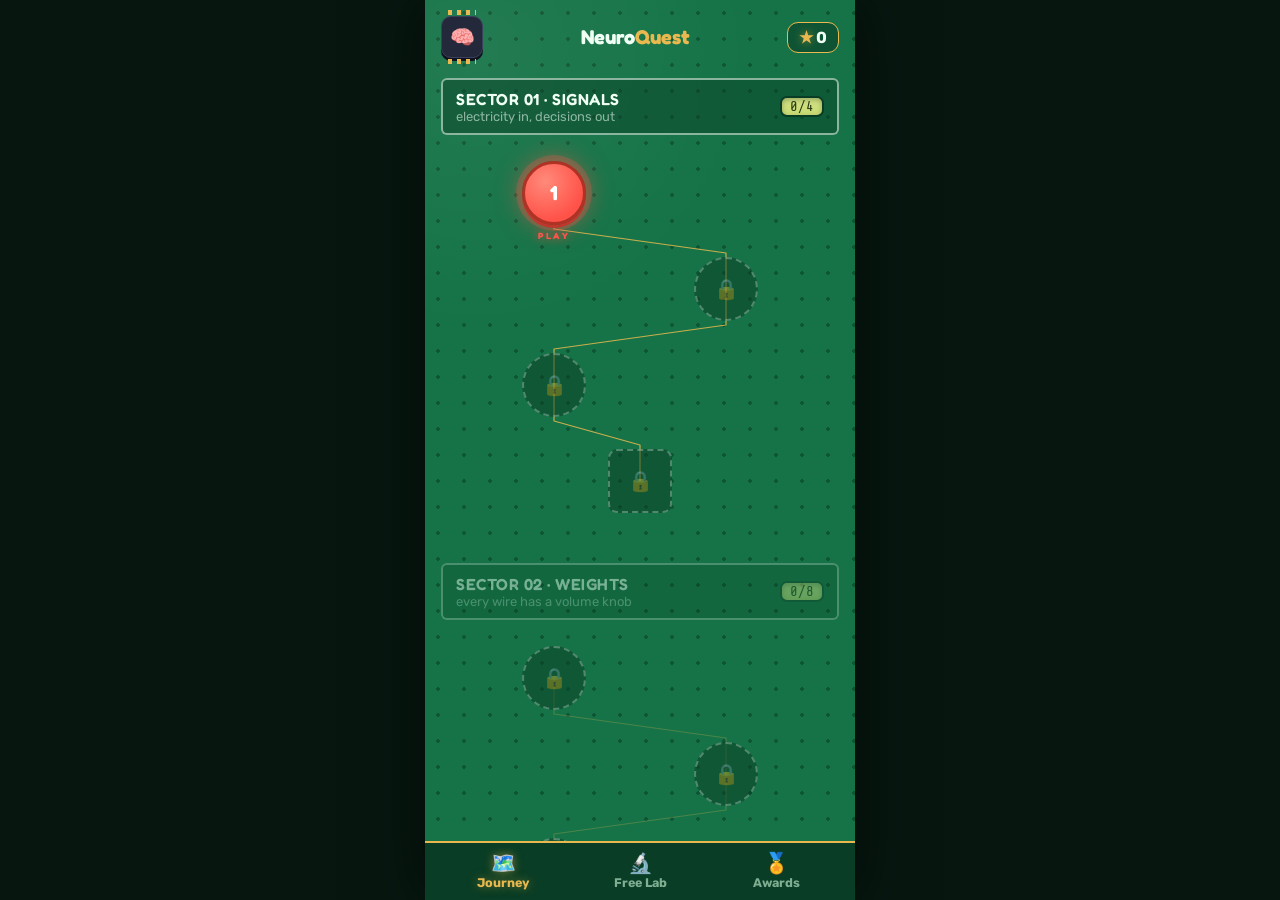
<file: neuroquest/web/index.html>
<!DOCTYPE html>
<html lang="en">
<head>
<meta charset="UTF-8">
<meta name="viewport" content="width=device-width, initial-scale=1.0, maximum-scale=1.0, user-scalable=no">
<meta name="theme-color" content="#0A3D25">
<title>NeuroQuest</title>
<link rel="stylesheet" href="css/fonts.css?v=31">
<link rel="stylesheet" href="css/style.css?v=31">
</head>
<body>
<div id="app">

  <!-- ============ JOURNEY MAP ============ -->
  <div id="scr-map" class="screen">
    <div class="hud">
      <div class="avatar">🧠</div>
      <div class="wordmark">Neuro<em>Quest</em></div>
      <div class="hud-stat" id="hud-stars"><span class="star">★</span> 0</div>
    </div>
    <div id="map-scroll"></div>
    <div class="tabbar">
      <div class="tab active"><span class="t-ico">🗺️</span>Journey</div>
      <div class="tab" data-nav="lab"><span class="t-ico">🔬</span>Free Lab</div>
      <div class="tab" data-nav="awards"><span class="t-ico">🏅</span>Awards</div>
    </div>
  </div>

  <!-- ============ LEVEL ============ -->
  <div id="scr-level" class="screen hidden">
    <div class="play-top">
      <div class="icon-btn" id="lv-back">‹</div>
      <div class="play-title" id="lv-title">Level</div>
      <div class="play-stars" id="lv-stars"></div>
    </div>
    <div class="goal-card" id="lv-goal"></div>
    <div class="stage-wrap" id="lv-boardarea">
      <div class="stage" id="lv-stage">
        <span class="silk-corner" style="top:5px;left:34px" id="lv-board">NQ-BRD</span>
        <span class="silk-corner" style="bottom:5px;right:34px">REV A</span>
        <div class="screwhole" style="top:6px;left:6px"></div>
        <div class="screwhole" style="top:6px;right:6px"></div>
        <div class="screwhole" style="bottom:6px;left:6px"></div>
        <div class="screwhole" style="bottom:6px;right:6px"></div>
        <svg class="wires-svg" id="lv-wires"></svg>
      </div>
      <div class="dataset-strip" id="lv-cards"></div>
      <svg id="lv-cardlinks"></svg>
    </div>
    <div class="controls hidden" id="lv-train">
      <div class="train-hud">
        <div class="thud"><div class="th-k">EPOCH</div><span class="lcd" id="tr-epoch">000</span></div>
        <div class="thud"><div class="th-k">SORTED</div><span class="lcd" id="tr-sorted">0/0</span></div>
        <div class="thud"><div class="th-k">LOSS</div><svg id="tr-spark" class="loss-spark" viewBox="0 0 60 24"></svg></div>
      </div>
      <div id="lv-lr-row">
        <div class="ctl-label"><span>LEARNING RATE · THROTTLE</span><span class="lcd" id="lv-lr-val" style="font-size:11px">0.10</span></div>
        <input type="range" class="knob-slider" id="lv-lr" min="-2" max="0.48" step="0.02" value="-1">
      </div>
      <div class="train-btns">
        <button class="btn btn-ghost" id="tr-step">STEP</button>
        <button class="btn btn-red" id="tr-run">⚡ TRAIN</button>
        <button class="btn btn-ghost" id="tr-reset">↺ RESET</button>
      </div>
    </div>
    <div class="controls hidden" id="lv-labtray">
      <div class="ctl-label"><span>PARTS TRAY — tap to place</span><span id="lab-count">0/6</span></div>
      <div class="tray-btns">
        <button class="btn btn-ghost" data-part="amp">AMP</button>
        <button class="btn btn-ghost" data-part="relu">GATE</button>
        <button class="btn btn-ghost" data-part="sum">Σ</button>
        <button class="btn btn-ghost" id="lab-clear">🗑 CLEAR</button>
      </div>
    </div>
    <div class="play-cta">
      <button class="btn btn-grn" id="lv-test">⏻ FINISH — CLAIM STARS</button>
    </div>
  </div>

  <!-- ============ AWARDS ============ -->
  <div id="scr-awards" class="screen hidden">
    <div class="hud">
      <div class="avatar">🏅</div>
      <div class="wordmark">Service <em>Record</em></div>
      <div class="hud-stat" id="aw-stars"><span class="star">★</span> 0</div>
    </div>
    <div id="awards-list"></div>
    <div class="tabbar">
      <div class="tab" data-nav="map"><span class="t-ico">🗺️</span>Journey</div>
      <div class="tab" data-nav="lab"><span class="t-ico">🔬</span>Free Lab</div>
      <div class="tab active"><span class="t-ico">🏅</span>Awards</div>
    </div>
  </div>

  <!-- ============ MODALS ============ -->
  <div id="modal-datasheet" class="modal-back hidden"></div>
  <div id="modal-win" class="modal-back hidden"></div>
  <div id="modal-goal" class="modal-back hidden"></div>
  <div id="toast"></div>
</div>

<script src="js/engine.js?v=31"></script>
<script src="js/levels.js?v=31"></script>
<script src="js/app.js?v=31"></script>
</body>
</html>
</file>
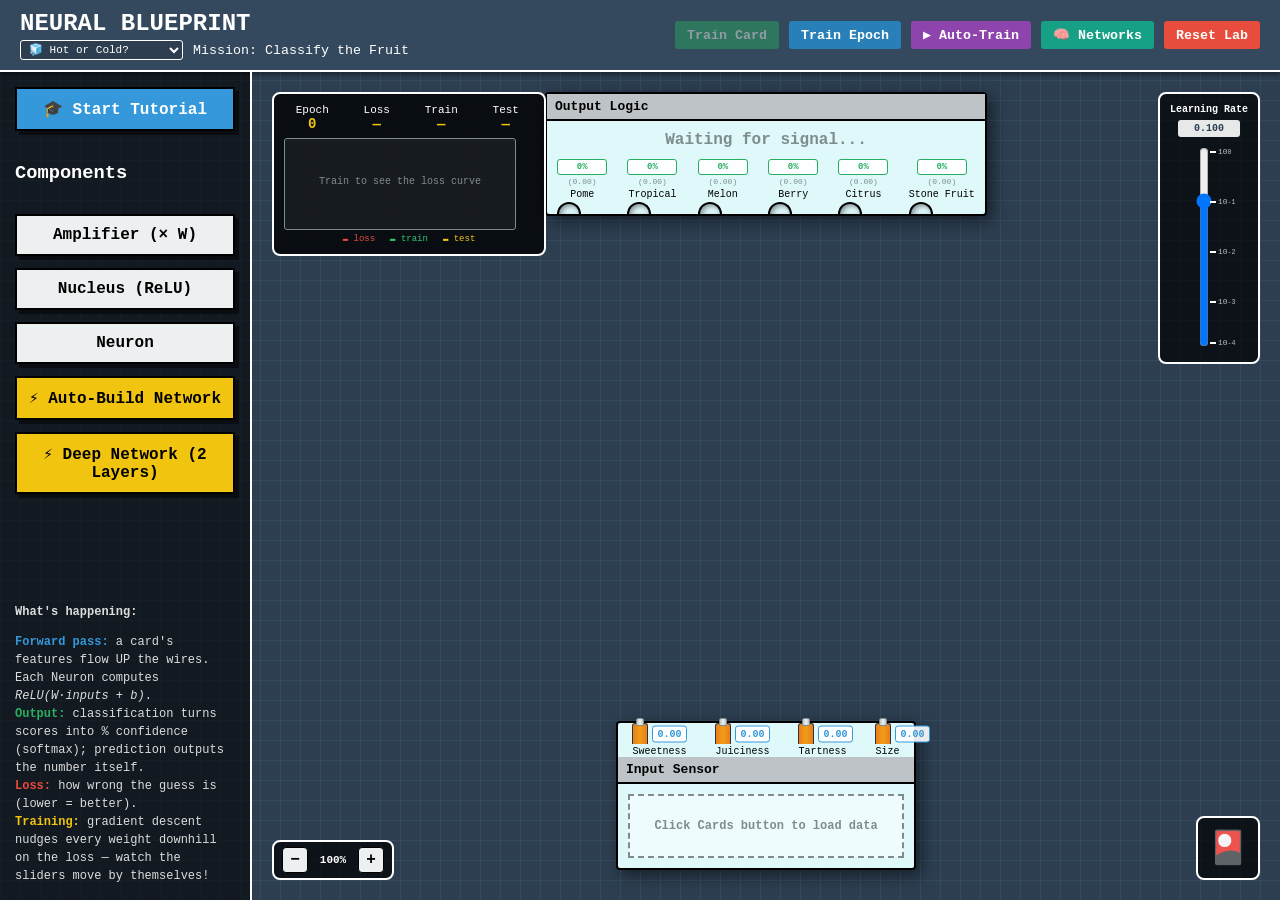
<file: aigame.html>
<!DOCTYPE html>
<html lang="en">
<head>
    <meta charset="UTF-8">
    <meta name="viewport" content="width=device-width, initial-scale=1.0">
    <title>Neural Blueprint: AI Lab</title>
    <style>
        :root {
            --bg-color: #2c3e50;
            --grid-color: #34495e;
            --component-bg: #ecf0f1;
            --component-border: #2c3e50;
            --accent-color: #e74c3c;
            --socket-out: #f39c12;
            --socket-in: #27ae60;
        }

        body {
            font-family: 'Courier New', Courier, monospace;
            margin: 0;
            height: 100vh;
            display: flex;
            flex-direction: column;
            background-color: var(--bg-color);
            background-image:
                linear-gradient(var(--grid-color) 1px, transparent 1px),
                linear-gradient(90deg, var(--grid-color) 1px, transparent 1px);
            background-size: 20px 20px;
            overflow: hidden;
            color: white;
            user-select: none;
        }

        /* --- Header --- */
        header {
            background: #34495e;
            padding: 10px 20px;
            border-bottom: 2px solid white;
            display: flex;
            justify-content: space-between;
            align-items: center;
            z-index: 50;
            box-shadow: 0 2px 5px rgba(0,0,0,0.5);
        }

        h1, h2 { margin: 0; }

        .hdr-btn {
            padding: 6px 12px;
            color: white;
            border: none;
            cursor: pointer;
            font-weight: bold;
            font-family: inherit;
            border-radius: 3px;
        }
        .hdr-btn:disabled { opacity: 0.45; cursor: not-allowed; }

        /* --- Layout --- */
        #game-container {
            display: flex;
            flex: 1;
            position: relative;
        }

        /* --- Toolbox --- */
        #toolbox {
            width: 220px;
            background: rgba(0,0,0,0.6);
            border-right: 2px solid white;
            padding: 15px;
            display: flex;
            flex-direction: column;
            gap: 12px;
            z-index: 50;
            overflow-y: auto;
        }

        .tool-item {
            background: var(--component-bg);
            color: black;
            padding: 10px;
            border: 2px solid black;
            cursor: grab;
            text-align: center;
            font-weight: bold;
            box-shadow: 4px 4px 0px rgba(0,0,0,0.5);
            transition: transform 0.1s;
        }
        .tool-item:active { transform: translate(2px, 2px); box-shadow: 2px 2px 0px rgba(0,0,0,0.5); }

        .build-btn {
            background: #f1c40f;
            cursor: pointer;
        }

        /* --- Canvas --- */
        #canvas-area {
            flex: 1;
            position: relative;
            overflow: hidden;
            cursor: grab; /* empty background is draggable (pan) */
        }

        /* The scalable "world": all nodes and wires live here; overlay UI
           (stats, zoom, learning rate) stays outside at fixed size */
        #canvas-world {
            position: absolute;
            top: 0;
            left: 0;
            width: 100%;
            height: 100%;
            transform-origin: 0 0;
        }

        #circuit-svg {
            position: absolute;
            top: 0;
            left: 0;
            width: 100%;
            height: 100%;
            pointer-events: none;
            z-index: 0;
        }

        /* Tutorial panel (left column, under the stats panel) */
        #tutorial-panel {
            position: absolute;
            top: 195px;
            left: 20px;
            width: 250px;
            max-height: calc(100% - 280px);
            overflow-y: auto;
            background: rgba(0,0,0,0.85);
            border: 2px solid #f1c40f;
            border-radius: 8px;
            padding: 12px;
            z-index: 65;
            font-size: 11px;
            line-height: 1.5;
            display: none;
        }
        #tutorial-panel h4 {
            margin: 0 0 6px;
            color: #f1c40f;
            font-size: 12px;
        }
        #tutorial-panel .tut-objective {
            background: rgba(255,255,255,0.1);
            border-left: 3px solid #f1c40f;
            padding: 5px 8px;
            margin-top: 8px;
            border-radius: 0 4px 4px 0;
        }
        #tutorial-panel .tut-buttons {
            display: flex;
            gap: 6px;
            justify-content: space-between;
            margin-top: 10px;
        }
        #tutorial-panel .tut-buttons button {
            font-family: inherit;
            font-size: 11px;
            font-weight: bold;
            padding: 4px 10px;
            border: none;
            border-radius: 3px;
            cursor: pointer;
            color: white;
        }
        #tutorial-panel .tut-buttons button:disabled { opacity: 0.4; cursor: not-allowed; }

        #zoom-control {
            position: absolute;
            bottom: 20px;
            left: 20px;
            display: flex;
            align-items: center;
            gap: 6px;
            background: rgba(0,0,0,0.7);
            border: 2px solid white;
            border-radius: 8px;
            padding: 5px 8px;
            z-index: 60;
        }
        #zoom-control button {
            width: 26px;
            height: 26px;
            font-size: 16px;
            font-weight: bold;
            font-family: inherit;
            background: var(--component-bg);
            border: 1px solid black;
            border-radius: 4px;
            cursor: pointer;
        }
        #zoom-control button:hover { background: #f1c40f; }
        #zoom-display {
            font-size: 11px;
            font-weight: bold;
            min-width: 38px;
            text-align: center;
            cursor: pointer;
        }

        /* --- Stats Panel (Training Monitor) --- */
        #stats-panel {
            position: absolute;
            top: 20px;
            left: 20px;
            background: rgba(0,0,0,0.8);
            border: 2px solid white;
            border-radius: 8px;
            padding: 10px;
            z-index: 55;
            font-size: 11px;
            width: 250px;
        }
        #stats-panel .stats-row {
            display: flex;
            justify-content: space-between;
            margin-bottom: 6px;
            gap: 8px;
        }
        #stats-panel .stat {
            text-align: center;
            flex: 1;
        }
        #stats-panel .stat b {
            display: block;
            font-size: 14px;
            color: #f1c40f;
        }
        #loss-chart {
            background: rgba(255,255,255,0.06);
            border: 1px solid #7f8c8d;
            border-radius: 3px;
            display: block;
        }
        .chart-legend {
            display: flex;
            justify-content: center;
            gap: 15px;
            margin-top: 4px;
            font-size: 9px;
        }
        .chart-legend .loss-key { color: #e74c3c; }
        .chart-legend .acc-key { color: #2ecc71; }

        /* --- Cards Container --- */
        #cards-container {
            position: absolute;
            bottom: 20px;
            right: 20px;
            display: none; /* Hidden by default */
            max-width: 620px;
            max-height: 70vh;
            overflow-y: auto;
            overflow-x: hidden;
            z-index: 60;
            padding: 15px;
            background: rgba(0,0,0,0.85);
            border-radius: 8px;
            border: 2px solid white;
        }

        .cards-header {
            display: flex;
            justify-content: space-between;
            align-items: center;
            color: white;
            font-size: 12px;
            font-weight: bold;
            margin-bottom: 10px;
            gap: 12px;
        }
        .cards-close {
            cursor: pointer;
            font-size: 20px;
            line-height: 1;
            color: #e74c3c;
            padding: 0 6px;
        }
        .cards-close:hover { transform: scale(1.2); }

        .cards-section-title {
            color: #f1c40f;
            font-size: 11px;
            font-weight: bold;
            margin: 10px 0 6px;
        }

        #cards-grid, #cards-grid-test {
            display: grid;
            grid-template-columns: repeat(6, 90px);
            gap: 10px;
            justify-content: center;
        }

        #cards-btn {
            position: absolute;
            bottom: 20px;
            right: 20px;
            width: 60px;
            height: 60px;
            background: rgba(0,0,0,0.7);
            border: 2px solid white;
            border-radius: 8px;
            cursor: pointer;
            display: flex;
            align-items: center;
            justify-content: center;
            font-size: 32px;
            z-index: 60;
            transition: transform 0.2s;
        }

        #cards-btn:hover {
            transform: scale(1.1);
            background: rgba(0,0,0,0.9);
        }

        .data-card {
            position: relative;
            width: 90px;
            height: 90px;
            background: white;
            color: black;
            border: 3px solid black;
            border-radius: 5px;
            padding: 6px;
            cursor: pointer;
            display: flex;
            flex-direction: column;
            align-items: center;
            justify-content: space-between;
            font-size: 11px;
            box-shadow: 0 4px 8px rgba(0,0,0,0.3);
            transition: transform 0.2s, box-shadow 0.2s, border-color 0.3s;
        }
        .data-card:hover {
            transform: scale(1.05);
            box-shadow: 0 6px 12px rgba(255,255,255,0.5);
        }
        .data-card.correct { border-color: #27ae60; }
        .data-card.wrong { border-color: #e74c3c; }
        .card-status {
            position: absolute;
            top: 2px;
            right: 4px;
            font-weight: 900;
            font-size: 12px;
        }

        /* Custom cards & the "make your own" entry */
        .data-card.custom { border-style: dashed; }
        .data-card.add-card {
            border-style: dashed;
            background: rgba(255,255,255,0.8);
            justify-content: center;
            gap: 4px;
        }
        .card-del {
            position: absolute;
            top: 0;
            left: 5px;
            color: #c0392b;
            font-weight: 900;
            font-size: 13px;
            cursor: pointer;
        }
        .card-del:hover { transform: scale(1.3); }

        /* Card builder modal */
        #card-builder {
            position: fixed;
            inset: 0;
            background: rgba(0,0,0,0.7);
            display: none;
            align-items: center;
            justify-content: center;
            z-index: 300;
        }
        .builder-box {
            background: var(--component-bg);
            color: black;
            border: 2px solid black;
            border-radius: 8px;
            padding: 16px;
            max-width: 700px;
            max-height: 82vh;
            overflow-y: auto;
            box-shadow: 8px 8px 0 rgba(0,0,0,0.4);
        }
        .builder-row { display: flex; align-items: center; gap: 8px; margin: 5px 0; }
        .builder-row label { width: 82px; font-size: 11px; font-weight: bold; flex-shrink: 0; }
        .builder-row input[type=range] { flex: 1; min-width: 90px; }
        .builder-row .feat-val { width: 46px; font-size: 11px; text-align: right; }
        .builder-row input[type=text], .builder-row select {
            font-family: inherit;
            font-size: 12px;
            padding: 3px;
            border: 1px solid #7f8c8d;
            border-radius: 3px;
        }
        .builder-group { border: 1px solid #b2bec3; border-radius: 4px; padding: 6px; flex: 1; }
        .builder-group .builder-row label { width: 46px; }
        .builder-group-title { font-weight: bold; font-size: 11px; text-align: center; margin-bottom: 4px; }

        /* Network library modal */
        #net-library {
            position: fixed;
            inset: 0;
            background: rgba(0,0,0,0.7);
            display: none;
            align-items: center;
            justify-content: center;
            z-index: 300;
        }
        .net-item {
            display: flex;
            align-items: center;
            gap: 10px;
            border: 1px solid #7f8c8d;
            border-radius: 5px;
            padding: 8px 10px;
            margin: 6px 0;
            background: white;
            font-size: 11px;
        }
        .net-item .net-info { flex: 1; line-height: 1.5; }
        .net-fp {
            image-rendering: pixelated;
            border: 1px solid #ccc;
            border-radius: 2px;
            margin-top: 3px;
            display: block;
        }

        /* Signal Value Display */
        .signal-value {
            position: absolute;
            left: 100%;
            top: 50%;
            transform: translateY(-50%);
            margin-left: 5px;
            font-size: 10px;
            font-weight: bold;
            color: #3498db;
            background: rgba(255, 255, 255, 0.9);
            padding: 2px 4px;
            border-radius: 3px;
            border: 1px solid #3498db;
            white-space: nowrap;
            pointer-events: none;
            z-index: 101;
        }

        /* Output Module Value Displays */
        .output-value-display {
            font-size: 9px;
            text-align: center;
            margin-bottom: 3px;
        }

        .output-softmax {
            font-weight: bold;
            color: #27ae60;
            background: rgba(255, 255, 255, 0.9);
            padding: 2px 4px;
            border-radius: 3px;
            border: 1px solid #27ae60;
            display: inline-block;
            min-width: 40px;
        }

        .output-raw {
            font-size: 8px;
            color: #7f8c8d;
            margin-top: 2px;
        }

        /* Vertical Sliders */
        input[type="range"].vertical-slider {
            writing-mode: vertical-lr;
            direction: rtl;
            appearance: slider-vertical;
            -webkit-appearance: slider-vertical; /* WebKit */
            width: 8px;
            height: 60px;
            padding: 0;
            margin: 5px 0;
        }

        /* Neuron Component Layout */
        .neuron-controls {
            display: flex;
            padding: 5px;
            gap: 5px;
            align-items: flex-end;
        }

        .neuron-input-group {
            display: flex;
            flex-direction: column;
            align-items: center;
            flex: 1;
        }

        .neuron-slider-label {
            font-size: 9px;
            font-weight: bold;
            margin-bottom: 2px;
        }

        .neuron-amplifier-output {
            font-size: 8px;
            color: #3498db;
            background: rgba(255, 255, 255, 0.9);
            padding: 1px 3px;
            border-radius: 2px;
            border: 1px solid #3498db;
            margin-bottom: 2px;
            min-width: 30px;
            text-align: center;
        }

        .neuron-slider-value {
            font-size: 8px;
            margin-top: 2px;
        }

        .neuron-bias-group {
            display: flex;
            flex-direction: column;
            align-items: center;
            margin-left: 5px;
            border-left: 1px solid #7f8c8d;
            min-width: 40px;
        }

        /* Compact neurons (many inputs, e.g. 12 weather indicators) */
        .node.compact .neuron-amplifier-output {
            min-width: 18px;
            padding: 1px 1px;
            font-size: 7px;
        }
        .node.compact .neuron-slider-value { font-size: 7px; }
        .node.compact .neuron-slider-label { font-size: 8px; }
        .node.compact .neuron-controls { gap: 2px; padding: 4px 3px; }

        /* --- Nodes (Components) --- */
        .node {
            position: absolute;
            background: var(--component-bg);
            border: 2px solid black;
            color: black;
            padding: 0; /* Padding handled by children */
            width: 140px;
            border-radius: 4px;
            user-select: none;
            z-index: 10;
            box-shadow: 5px 5px 15px rgba(0,0,0,0.5);
            display: flex;
            flex-direction: column;
        }

        .node-header {
            background: #bdc3c7;
            padding: 5px 8px;
            font-weight: bold;
            font-size: 13px;
            border-bottom: 2px solid black;
            display: flex;
            justify-content: space-between;
            cursor: move;
        }

        .delete-btn { color: #c0392b; cursor: pointer; font-weight: 900; }

        .node-body {
            padding: 10px;
            display: flex;
            flex-direction: column;
            gap: 5px;
            font-size: 12px;
        }

        /* Socket Containers */
        .ports-container {
            display: flex;
            justify-content: space-around;
            padding: 0;
            background: transparent;
        }

        /* Sockets */
        .socket {
            width: 20px;
            height: 10px; /* Half height */
            border: 2px solid black;
            cursor: crosshair;
            position: relative;
            z-index: 100;
            transition: transform 0.2s;
            box-sizing: content-box; /* Ensure borders add to size */
        }
        .socket[data-type="out"] {
            width: 14px;
            height: 20px;
            background: linear-gradient(to right, #e67e22, #f39c12, #e67e22);
            border: 1px solid #333;
            border-bottom: none;
            border-radius: 3px 3px 0 0;
            margin-bottom: 0;
            position: relative;
            z-index: 100;
        }
        .socket[data-type="out"]::after { /* Tip */
            content: '';
            position: absolute;
            top: -6px;
            left: 3px;
            width: 6px;
            height: 6px;
            background: linear-gradient(90deg, #bdc3c7, #ecf0f1, #bdc3c7);
            border: 1px solid #7f8c8d;
            border-radius: 2px 2px 0 0;
        }

        .socket[data-type="in"] {
            background: transparent;
            border-radius: 12px 12px 0 0; /* Top half - Flat bottom */
            border-bottom: 0;
            margin-top: 2px;
            box-shadow: inset 2px 2px 5px rgba(0,0,0,0.4);
        }
        .socket:hover { transform: scale(1.3); }

        .drag-jack {
            position: absolute;
            width: 14px;
            height: 24px;
            background: linear-gradient(to right, #e67e22, #f39c12, #e67e22);
            border: 1px solid #333;
            border-radius: 3px 3px 2px 2px;
            z-index: 200;
            pointer-events: none;
            box-shadow: 2px 2px 5px rgba(0,0,0,0.3);
        }
        .drag-jack::after { /* Tip */
            content: '';
            position: absolute;
            top: -8px;
            left: 3px;
            width: 6px;
            height: 8px;
            background: linear-gradient(90deg, #bdc3c7, #ecf0f1, #bdc3c7);
            border: 1px solid #7f8c8d;
            border-radius: 2px 2px 0 0;
        }
        .drag-jack::before { /* Insulator */
            content: '';
            position: absolute;
            top: -2px;
            left: 3px;
            width: 6px;
            height: 2px;
            background: #333;
            z-index: 201;
        }

        /* Specific Module Styles (widths set in JS per task) */
        .input-module {
            background: #dff9fb;
            z-index: 15; /* Ensure above wires */
        }
        .output-module {
            background: #dff9fb;
            z-index: 15;
        }

        /* Grouped input sockets (one group per day) */
        .day-group {
            border: 1px solid #b2bec3;
            border-radius: 4px;
            margin: 0 3px;
            padding: 0 3px 2px;
            flex: 1;
        }
        .day-group-header {
            font-size: 9px;
            font-weight: bold;
            text-align: center;
            color: #2c3e50;
            border-top: 1px solid #dfe6e9;
            margin-top: 2px;
            padding-top: 2px;
        }

        /* 3-day history slots */
        .seq-slot {
            width: 66px;
            border: 2px dashed #7f8c8d;
            border-radius: 4px;
            background: rgba(255,255,255,0.5);
            text-align: center;
            padding: 3px 2px;
        }
        .seq-slot.filled {
            border-style: solid;
            border-color: #2c3e50;
            background: white;
        }
        .seq-slot-emoji { font-size: 18px; line-height: 22px; }
        .seq-slot-label { font-size: 8px; color: #7f8c8d; font-weight: bold; }

        /* Weather type picker buttons */
        .type-btn {
            border: 1px solid #7f8c8d;
            border-radius: 4px;
            background: white;
            padding: 2px 3px;
            cursor: pointer;
            text-align: center;
            font-size: 15px;
            min-width: 46px;
            transition: transform 0.1s;
        }
        .type-btn:hover { background: #f1c40f; transform: scale(1.08); }
        .type-btn div { font-size: 7px; font-weight: bold; }

        .seq-clear {
            font-size: 10px;
            color: #c0392b;
            cursor: pointer;
            font-weight: bold;
            align-self: center;
            padding: 0 4px;
        }

        .drop-zone {
            margin: 10px;
            height: 60px;
            border: 2px dashed #7f8c8d;
            background: rgba(255,255,255,0.5);
            display: flex;
            align-items: center;
            justify-content: center;
            color: #7f8c8d;
            font-size: 12px;
            font-weight: bold;
        }

        .active-card {
            background: white;
            border: 2px solid black;
            padding: 5px;
            display: flex;
            align-items: center;
            gap: 10px;
            width: 90%;
            box-shadow: 2px 2px 5px rgba(0,0,0,0.2);
        }

        /* --- Wires --- */
        path.wire-bg { stroke: black; stroke-width: 8; fill: none; stroke-linecap: round; }
        path.wire-fg { stroke: white; stroke-width: 3; fill: none; stroke-linecap: round; transition: stroke 0.2s; }

        /* Learning Rate Control */
        #learning-rate-control {
            position: absolute;
            top: 20px; /* Align with output module */
            right: 20px;
            background: rgba(0, 0, 0, 0.7);
            border: 2px solid white;
            border-radius: 8px;
            padding: 10px;
            display: flex;
            flex-direction: column;
            align-items: center;
            gap: 5px;
            z-index: 55;
            color: white;
            font-size: 11px;
        }

        #learning-rate-control label {
            font-weight: bold;
            font-size: 10px;
        }

        #learning-rate-control .lr-value {
            background: rgba(255, 255, 255, 0.9);
            color: #2c3e50;
            padding: 3px 6px;
            border-radius: 3px;
            font-weight: bold;
            font-size: 10px;
            min-width: 50px;
            text-align: center;
        }

        #lr-slider {
            height: 200px !important; /* Even taller slider */
            position: relative;
        }

        .lr-slider-container {
            position: relative;
            display: flex;
            align-items: center;
            gap: 5px;
        }

        .lr-marks {
            display: flex;
            flex-direction: column;
            height: 200px;
            font-size: 8px;
            color: #bbb;
            padding: 0;
            margin-left: 5px;
            position: relative;
        }

        .lr-mark {
            position: absolute;
            display: flex;
            align-items: center;
            white-space: nowrap;
        }

        .lr-mark::before {
            content: '';
            position: absolute;
            left: -8px;
            width: 6px;
            height: 2px;
            background: white;
        }

        .lr-mark-0 {
            top: 0; /* 10^0 at the top */
        }

        .lr-mark-1 {
            top: 50px; /* 10^-1 */
        }

        .lr-mark-2 {
            top: 100px; /* 10^-2 */
        }

        .lr-mark-3 {
            top: 150px; /* 10^-3 */
        }

        .lr-mark-4 {
            bottom: 0; /* 10^-4 at the bottom */
        }

    </style>
</head>
<body>

<header>
    <div>
        <h2>NEURAL BLUEPRINT</h2>
        <div style="display: flex; gap: 10px; align-items: center; margin-top: 3px;">
            <select id="task-select" onchange="switchTask(this.value)"
                    style="background:#2c3e50; color:white; border:1px solid white; border-radius:3px; font-family:inherit; font-size:11px; padding:2px 4px; cursor:pointer;">
                <optgroup label="Starters">
                    <option value="TUT_HOT">🧊 Hot or Cold?</option>
                    <option value="TUT_RAIN">🌦️ Rain Detector</option>
                </optgroup>
                <optgroup label="Classification">
                    <option value="FRUIT">🍎 Fruits</option>
                    <option value="VEHICLES">🚗 Vehicles</option>
                    <option value="ANIMALS">🐕 Animals</option>
                    <option value="FLOWERS">🌹 Flowers</option>
                </optgroup>
                <optgroup label="Recommendation">
                    <option value="MOVIES">🎬 Movie Night</option>
                </optgroup>
                <optgroup label="Prediction">
                    <option value="WEATHER">🌦️ Weather</option>
                </optgroup>
            </select>
            <small id="mission-text">Mission: Classify the Fruit</small>
        </div>
    </div>
    <div style="display: flex; gap: 10px;">
        <button id="train-btn" class="hdr-btn" onclick="trainStep()" style="background: #27ae60;" disabled title="Load a card first">Train Card</button>
        <button id="epoch-btn" class="hdr-btn" onclick="trainEpochClick()" style="background: #2980b9;" title="One gradient-descent step on every card">Train Epoch</button>
        <button id="auto-btn" class="hdr-btn" onclick="toggleAutoTrain()" style="background: #8e44ad;" title="Train continuously until every fruit is classified">&#9654; Auto-Train</button>
        <button class="hdr-btn" onclick="toggleNetLibrary()" style="background: #16a085;" title="Save and load networks">🧠 Networks</button>
        <button class="hdr-btn" onclick="resetCanvas()" style="background: #e74c3c;">Reset Lab</button>
    </div>
</header>

<div id="game-container">
    <div id="toolbox">
        <div class="tool-item" onclick="startTutorial()" style="background:#3498db; color:white; cursor:pointer;">
            🎓 Start Tutorial
        </div>
        <h3>Components</h3>
        <div class="tool-item" draggable="true" ondragstart="dragTool(event, 'amplifier')">
            Amplifier (× W)
        </div>
        <div class="tool-item" draggable="true" ondragstart="dragTool(event, 'nucleus')">
            Nucleus (ReLU)
        </div>
        <div class="tool-item" draggable="true" ondragstart="dragTool(event, 'neuron')">
            Neuron
        </div>
        <div class="tool-item build-btn" onclick="autoBuild()">
            &#9889; Auto-Build Network
        </div>
        <div class="tool-item build-btn" onclick="autoBuildDeep()">
            &#9889; Deep Network (2 Layers)
        </div>

        <div style="margin-top: auto; color: #ddd; font-size: 0.75em; line-height: 1.5em;">
            <p><strong>What's happening:</strong></p>
            <strong style="color:#3498db">Forward pass:</strong> a card's features flow UP the wires. Each Neuron computes <em>ReLU(W&middot;inputs + b)</em>.<br>
            <strong style="color:#27ae60">Output:</strong> classification turns scores into % confidence (softmax); prediction outputs the number itself.<br>
            <strong style="color:#e74c3c">Loss:</strong> how wrong the guess is (lower = better).<br>
            <strong style="color:#f1c40f">Training:</strong> gradient descent nudges every weight downhill on the loss &mdash; watch the sliders move by themselves!
        </div>
    </div>

    <div id="canvas-area" ondrop="dropOnCanvas(event)" ondragover="allowDrop(event)">
        <div id="canvas-world">
            <svg id="circuit-svg"></svg>
        </div>

        <div id="tutorial-panel"></div>

        <div id="zoom-control">
            <button onclick="setZoom(zoom - 0.1)" title="Zoom out">−</button>
            <span id="zoom-display" onclick="resetView()" title="Reset zoom &amp; position">100%</span>
            <button onclick="setZoom(zoom + 0.1)" title="Zoom in">+</button>
        </div>

        <div id="stats-panel">
            <div class="stats-row">
                <div class="stat">Epoch<b id="epoch-num">0</b></div>
                <div class="stat">Loss<b id="avg-loss">&mdash;</b></div>
                <div class="stat" title="Cards the network trains on">Train<b id="acc-display">&mdash;</b></div>
                <div class="stat" title="Held-out cards — never trained on">Test<b id="test-display" style="color:#f1c40f">&mdash;</b></div>
            </div>
            <canvas id="loss-chart" width="230" height="90"></canvas>
            <div class="chart-legend">
                <span class="loss-key">&#9644; loss</span>
                <span class="acc-key">&#9644; train</span>
                <span style="color:#f1c40f">&#9644; test</span>
            </div>
        </div>

        <div id="learning-rate-control">
            <label>Learning Rate</label>
            <div class="lr-value" id="lr-display">0.100</div>
            <div class="lr-slider-container">
                <input type="range" id="lr-slider" class="vertical-slider"
                       min="-4" max="0" step="0.05" value="-1"
                       oninput="updateLearningRate(this.value)"
                       onmousedown="event.stopPropagation()">
                <div class="lr-marks">
                    <div class="lr-mark lr-mark-0">10<sup>0</sup></div>
                    <div class="lr-mark lr-mark-1">10<sup>-1</sup></div>
                    <div class="lr-mark lr-mark-2">10<sup>-2</sup></div>
                    <div class="lr-mark lr-mark-3">10<sup>-3</sup></div>
                    <div class="lr-mark lr-mark-4">10<sup>-4</sup></div>
                </div>
            </div>
        </div>

        </div>

    <div id="cards-btn" onclick="toggleCards()" title="View Cards">🎴</div>

    <div id="cards-container">
        <div class="cards-header">
            <span>Data Cards — click one to load it</span>
            <span class="cards-close" onclick="toggleCards()" title="Close">×</span>
        </div>
        <div class="cards-section-title">📚 Training Set — the network learns from these</div>
        <div id="cards-grid"></div>
        <div class="cards-section-title">🧪 Test Set — held out, never trained on</div>
        <div id="cards-grid-test"></div>
        </div>

    <div id="card-builder" onclick="closeCardBuilder()"></div>

    <div id="net-library" onclick="toggleNetLibrary(false)"></div>
</div>

<script>
    /* --- Game Configuration ---
       kind: 'classify' → softmax + cross-entropy, one output per class
       kind: 'predict'  → single numeric output, ½·(prediction − target)² loss
       Every dataset below was verified learnable by this exact model. */
    const TASKS = {
        FRUIT: {
            name: "Classify the Fruit",
            kind: "classify",
            inputs: ["Sweetness", "Juiciness", "Tartness", "Size"],
            outputs: ["Pome", "Tropical", "Melon", "Berry", "Citrus", "Stone Fruit"],
            cards: [
                { "name": "Apple",       "img": "🍎",  "features": [0.50, 0.45, 0.35, 0.50], "type": "Pome" },
                { "name": "Pear",        "img": "🍐",  "features": [0.55, 0.50, 0.25, 0.55], "type": "Pome" },
                { "name": "Banana",      "img": "🍌",  "features": [0.90, 0.20, 0.05, 0.45], "type": "Tropical" },
                { "name": "Mango",       "img": "🥭",  "features": [0.95, 0.50, 0.10, 0.50], "type": "Tropical" },
                { "name": "Pineapple",   "img": "🍍",  "features": [0.90, 0.55, 0.40, 0.60], "type": "Tropical" },
                { "name": "Watermelon",  "img": "🍉",  "features": [0.65, 0.95, 0.05, 1.00], "type": "Melon" },
                { "name": "Melon",       "img": "🍈",  "features": [0.70, 0.90, 0.05, 0.90], "type": "Melon" },
                { "name": "Lemon",       "img": "🍋",  "features": [0.10, 0.75, 0.95, 0.35], "type": "Citrus" },
                { "name": "Lime",        "img": "🍋‍🟩", "features": [0.05, 0.70, 0.95, 0.30], "type": "Citrus" },
                { "name": "Orange",      "img": "🍊",  "features": [0.50, 0.85, 0.60, 0.40], "type": "Citrus" },
                { "name": "Grapefruit",  "img": "🍊",  "features": [0.35, 0.80, 0.75, 0.55], "type": "Citrus" },
                { "name": "Cherry",      "img": "🍒",  "features": [0.75, 0.60, 0.30, 0.15], "type": "Stone Fruit" },
                { "name": "Peach",       "img": "🍑",  "features": [0.80, 0.75, 0.20, 0.50], "type": "Stone Fruit" },
                { "name": "Nectarine",   "img": "🍑",  "features": [0.70, 0.65, 0.35, 0.35], "type": "Stone Fruit" },
                { "name": "Strawberry",  "img": "🍓",  "features": [0.50, 0.55, 0.45, 0.20], "type": "Berry" },
                { "name": "Blueberries", "img": "🫐",  "features": [0.40, 0.50, 0.40, 0.05], "type": "Berry" },
                { "name": "Kiwi",        "img": "🥝",  "features": [0.45, 0.55, 0.50, 0.25], "type": "Berry" },
                { "name": "Green Apple", "img": "🍏",  "features": [0.45, 0.50, 0.40, 0.50], "type": "Pome", "test": true },
                { "name": "Tangerine",   "img": "🍊",  "features": [0.55, 0.80, 0.50, 0.35], "type": "Citrus", "test": true },
                { "name": "Cantaloupe",  "img": "🍈",  "features": [0.72, 0.88, 0.05, 0.85], "type": "Melon", "test": true },
                { "name": "Papaya",      "img": "🥭",  "features": [0.85, 0.55, 0.15, 0.55], "type": "Tropical", "test": true },
                { "name": "Apricot",     "img": "🍑",  "features": [0.70, 0.60, 0.30, 0.30], "type": "Stone Fruit", "test": true },
                { "name": "Gooseberry",  "img": "🫐",  "features": [0.35, 0.50, 0.50, 0.15], "type": "Berry", "test": true }
            ]
        },
        VEHICLES: {
            name: "Classify the Vehicle",
            kind: "classify",
            inputs: ["Speed", "Weight", "Wheels", "Motor"],
            outputs: ["Pedal", "Motorbike", "Car", "Truck", "Boat", "Aircraft"],
            cards: [
                { "name": "Bicycle",      "img": "🚲",  "features": [0.10, 0.02, 0.30, 0.00], "type": "Pedal" },
                { "name": "Kick Scooter", "img": "🛴",  "features": [0.08, 0.02, 0.30, 0.00], "type": "Pedal" },
                { "name": "Motorcycle",   "img": "🏍️", "features": [0.75, 0.10, 0.25, 0.65], "type": "Motorbike" },
                { "name": "Scooter",      "img": "🛵",  "features": [0.40, 0.08, 0.25, 0.40], "type": "Motorbike" },
                { "name": "Car",          "img": "🚗",  "features": [0.60, 0.35, 0.65, 0.60], "type": "Car" },
                { "name": "Taxi",         "img": "🚕",  "features": [0.55, 0.35, 0.65, 0.60], "type": "Car" },
                { "name": "Race Car",     "img": "🏎️", "features": [1.00, 0.30, 0.65, 0.90], "type": "Car" },
                { "name": "Truck",        "img": "🚚",  "features": [0.50, 0.80, 0.80, 0.80], "type": "Truck" },
                { "name": "Bus",          "img": "🚌",  "features": [0.40, 0.70, 0.70, 0.70], "type": "Truck" },
                { "name": "Tractor",      "img": "🚜",  "features": [0.15, 0.60, 0.60, 0.70], "type": "Truck" },
                { "name": "Speedboat",    "img": "🚤",  "features": [0.40, 0.50, 0.00, 0.60], "type": "Boat" },
                { "name": "Sailboat",     "img": "⛵",  "features": [0.20, 0.40, 0.00, 0.05], "type": "Boat" },
                { "name": "Ship",         "img": "🚢",  "features": [0.30, 1.00, 0.00, 0.90], "type": "Boat" },
                { "name": "Airplane",     "img": "✈️",  "features": [1.00, 0.90, 0.50, 1.00], "type": "Aircraft" },
                { "name": "Helicopter",   "img": "🚁",  "features": [0.70, 0.50, 0.10, 0.90], "type": "Aircraft" },
                { "name": "Rocket",       "img": "🚀",  "features": [1.00, 0.95, 0.00, 1.00], "type": "Aircraft" },
                { "name": "Tandem Bike",  "img": "🚲",  "features": [0.12, 0.03, 0.30, 0.00], "type": "Pedal", "test": true },
                { "name": "Moped",        "img": "🛵",  "features": [0.35, 0.07, 0.25, 0.35], "type": "Motorbike", "test": true },
                { "name": "Police Car",   "img": "🚓",  "features": [0.65, 0.35, 0.65, 0.65], "type": "Car", "test": true },
                { "name": "Delivery Truck","img": "🚛", "features": [0.45, 0.85, 0.85, 0.80], "type": "Truck", "test": true },
                { "name": "Ferry",        "img": "⛴️",  "features": [0.25, 0.90, 0.00, 0.80], "type": "Boat", "test": true },
                { "name": "Private Jet",  "img": "🛩️",  "features": [0.90, 0.60, 0.30, 0.95], "type": "Aircraft", "test": true }
            ]
        },
        ANIMALS: {
            name: "Recognize the Animal",
            kind: "classify",
            inputs: ["Size", "Legs", "Wings", "Fur", "Swims"],
            outputs: ["Mammal", "Bird", "Fish", "Reptile", "Insect"],
            cards: [
                { "name": "Dog",       "img": "🐕", "features": [0.50, 0.66, 0.00, 0.90, 0.10], "type": "Mammal" },
                { "name": "Cat",       "img": "🐈", "features": [0.35, 0.66, 0.00, 0.90, 0.00], "type": "Mammal" },
                { "name": "Horse",     "img": "🐎", "features": [0.85, 0.66, 0.00, 0.40, 0.00], "type": "Mammal" },
                { "name": "Rabbit",    "img": "🐇", "features": [0.25, 0.66, 0.00, 1.00, 0.00], "type": "Mammal" },
                { "name": "Eagle",     "img": "🦅", "features": [0.40, 0.33, 1.00, 0.10, 0.00], "type": "Bird" },
                { "name": "Parrot",    "img": "🦜", "features": [0.20, 0.33, 1.00, 0.10, 0.00], "type": "Bird" },
                { "name": "Penguin",   "img": "🐧", "features": [0.35, 0.33, 0.50, 0.20, 0.90], "type": "Bird" },
                { "name": "Duck",      "img": "🦆", "features": [0.25, 0.33, 1.00, 0.10, 0.70], "type": "Bird" },
                { "name": "Fish",      "img": "🐟", "features": [0.30, 0.00, 0.00, 0.00, 1.00], "type": "Fish" },
                { "name": "Shark",     "img": "🦈", "features": [0.80, 0.00, 0.00, 0.00, 1.00], "type": "Fish" },
                { "name": "Angelfish", "img": "🐠", "features": [0.15, 0.00, 0.00, 0.00, 1.00], "type": "Fish" },
                { "name": "Snake",     "img": "🐍", "features": [0.40, 0.00, 0.00, 0.00, 0.20], "type": "Reptile" },
                { "name": "Lizard",    "img": "🦎", "features": [0.15, 0.66, 0.00, 0.00, 0.10], "type": "Reptile" },
                { "name": "Turtle",    "img": "🐢", "features": [0.30, 0.66, 0.00, 0.00, 0.80], "type": "Reptile" },
                { "name": "Crocodile", "img": "🐊", "features": [0.80, 0.66, 0.00, 0.00, 0.70], "type": "Reptile" },
                { "name": "Bee",       "img": "🐝", "features": [0.05, 1.00, 0.80, 0.30, 0.00], "type": "Insect" },
                { "name": "Butterfly", "img": "🦋", "features": [0.10, 1.00, 1.00, 0.00, 0.00], "type": "Insect" },
                { "name": "Ant",       "img": "🐜", "features": [0.02, 1.00, 0.00, 0.00, 0.00], "type": "Insect" },
                { "name": "Wolf",        "img": "🐺", "features": [0.55, 0.66, 0.00, 0.85, 0.05], "type": "Mammal", "test": true },
                { "name": "Owl",         "img": "🦉", "features": [0.30, 0.33, 1.00, 0.15, 0.00], "type": "Bird", "test": true },
                { "name": "Swan",        "img": "🦢", "features": [0.40, 0.33, 0.90, 0.10, 0.60], "type": "Bird", "test": true },
                { "name": "Goldfish",    "img": "🐠", "features": [0.05, 0.00, 0.00, 0.00, 1.00], "type": "Fish", "test": true },
                { "name": "Gecko",       "img": "🦎", "features": [0.10, 0.66, 0.00, 0.00, 0.05], "type": "Reptile", "test": true },
                { "name": "Grasshopper", "img": "🦗", "features": [0.08, 1.00, 0.60, 0.00, 0.00], "type": "Insect", "test": true }
            ]
        },
        FLOWERS: {
            name: "Classify the Flower",
            kind: "classify",
            inputs: ["Petal Size", "Petal Count", "Stem Height", "Fragrance"],
            outputs: ["Rose", "Tulip", "Sunflower", "Daisy", "Blossom", "Hibiscus"],
            cards: [
                { "name": "Red Rose",       "img": "🌹", "features": [0.60, 0.60, 0.60, 0.90], "type": "Rose" },
                { "name": "Garden Rose",    "img": "🌹", "features": [0.55, 0.55, 0.50, 0.85], "type": "Rose" },
                { "name": "Tulip",          "img": "🌷", "features": [0.50, 0.20, 0.50, 0.30], "type": "Tulip" },
                { "name": "Dutch Tulip",    "img": "🌷", "features": [0.55, 0.25, 0.45, 0.25], "type": "Tulip" },
                { "name": "Sunflower",      "img": "🌻", "features": [0.90, 0.90, 1.00, 0.20], "type": "Sunflower" },
                { "name": "Wild Sunflower", "img": "🌻", "features": [0.85, 0.95, 0.90, 0.15], "type": "Sunflower" },
                { "name": "Daisy",          "img": "🌼", "features": [0.20, 0.80, 0.30, 0.10], "type": "Daisy" },
                { "name": "Oxeye Daisy",    "img": "🌼", "features": [0.25, 0.75, 0.35, 0.15], "type": "Daisy" },
                { "name": "Cherry Blossom", "img": "🌸", "features": [0.15, 0.20, 0.05, 0.50], "type": "Blossom" },
                { "name": "Plum Blossom",   "img": "🌸", "features": [0.20, 0.25, 0.10, 0.60], "type": "Blossom" },
                { "name": "Hibiscus",       "img": "🌺", "features": [0.70, 0.20, 0.30, 0.40], "type": "Hibiscus" },
                { "name": "Red Hibiscus",   "img": "🌺", "features": [0.75, 0.25, 0.35, 0.45], "type": "Hibiscus" },
                { "name": "White Rose",      "img": "🌹", "features": [0.58, 0.58, 0.55, 0.80], "type": "Rose", "test": true },
                { "name": "Yellow Tulip",    "img": "🌷", "features": [0.52, 0.22, 0.48, 0.28], "type": "Tulip", "test": true },
                { "name": "Dwarf Sunflower", "img": "🌻", "features": [0.80, 0.85, 0.70, 0.18], "type": "Sunflower", "test": true },
                { "name": "Chamomile",       "img": "🌼", "features": [0.18, 0.70, 0.25, 0.20], "type": "Daisy", "test": true },
                { "name": "Apple Blossom",   "img": "🌸", "features": [0.18, 0.22, 0.08, 0.55], "type": "Blossom", "test": true },
                { "name": "Pink Hibiscus",   "img": "🌺", "features": [0.72, 0.22, 0.32, 0.42], "type": "Hibiscus", "test": true }
            ]
        },
        TUT_HOT: {
            name: "Hot or Cold?",
            kind: "classify",
            inputs: ["Temperature"],
            outputs: ["Cold", "Warm"],
            lrLog: -0.5, // tiny task: a hot learning rate converges in seconds
            cards: [
                { "name": "Ice Cube",   "img": "🧊", "features": [0.05], "type": "Cold" },
                { "name": "Snowman",    "img": "⛄", "features": [0.15], "type": "Cold" },
                { "name": "Autumn Day", "img": "🍂", "features": [0.35], "type": "Cold" },
                { "name": "Sunny Day",  "img": "☀️", "features": [0.70], "type": "Warm" },
                { "name": "Desert",     "img": "🏜️", "features": [0.90], "type": "Warm" },
                { "name": "Fire",       "img": "🔥", "features": [1.00], "type": "Warm" },
                { "name": "Freezer",    "img": "🥶", "features": [0.10], "type": "Cold", "test": true },
                { "name": "Beach Day",  "img": "🏖️", "features": [0.80], "type": "Warm", "test": true }
            ]
        },
        TUT_RAIN: {
            name: "Rain Detector",
            kind: "classify",
            inputs: ["Clouds", "Humidity"],
            outputs: ["Dry", "Rain"],
            lrLog: -0.5, // tiny task: a hot learning rate converges in seconds
            cards: [
                { "name": "Clear Sky",    "img": "☀️", "features": [0.10, 0.30], "type": "Dry" },
                { "name": "Light Clouds", "img": "🌤️", "features": [0.30, 0.45], "type": "Dry" },
                { "name": "Windy",        "img": "💨", "features": [0.45, 0.25], "type": "Dry" },
                { "name": "Desert Air",   "img": "🌵", "features": [0.55, 0.10], "type": "Dry" },
                { "name": "Overcast",     "img": "☁️", "features": [0.85, 0.60], "type": "Rain" },
                { "name": "Drizzle",      "img": "🌦️", "features": [0.70, 0.75], "type": "Rain" },
                { "name": "Downpour",     "img": "🌧️", "features": [0.90, 0.90], "type": "Rain" },
                { "name": "Thunderstorm", "img": "⛈️", "features": [1.00, 0.95], "type": "Rain" },
                { "name": "Crisp Morning","img": "🍃", "features": [0.20, 0.50], "type": "Dry", "test": true },
                { "name": "Grey Evening", "img": "🌥️", "features": [0.75, 0.70], "type": "Rain", "test": true }
            ]
        },
        MOVIES: (() => {
            // Netflix-style: the last three movies you watched (each described by
            // four vibes) → which genre is the best match for tonight.
            const TYPES = [
                { name: "Explosion Max", img: "💥", ind: [0.95, 0.15, 0.25, 0.10] },
                { name: "Kung Fu Fury",  img: "🥋", ind: [0.90, 0.30, 0.20, 0.15] },
                { name: "Space Battles", img: "🚀", ind: [0.85, 0.20, 0.15, 0.20] },
                { name: "Laugh Riot",    img: "🤣", ind: [0.15, 0.95, 0.05, 0.30] },
                { name: "Silly Pets",    img: "🐹", ind: [0.10, 0.90, 0.05, 0.40] },
                { name: "Clown School",  img: "🤡", ind: [0.20, 0.85, 0.15, 0.25] },
                { name: "Haunted Manor", img: "👻", ind: [0.20, 0.05, 0.95, 0.10] },
                { name: "Zombie Dawn",   img: "🧟", ind: [0.40, 0.10, 0.90, 0.05] },
                { name: "Creepy Doll",   img: "🎃", ind: [0.15, 0.10, 0.85, 0.10] },
                { name: "Love in Paris", img: "💕", ind: [0.05, 0.25, 0.05, 0.95] },
                { name: "Wedding Bells", img: "💍", ind: [0.10, 0.35, 0.05, 0.90] },
                { name: "First Dance",   img: "💃", ind: [0.10, 0.30, 0.10, 0.85] }
            ];
            const GENRES = ["Action", "Comedy", "Horror", "Romance"];
            // Hidden rule: your taste profile is a recency-weighted blend of what
            // you watched (last movie counts most); recommend the top genre.
            // Features: [0-3] first watched, [4-7] then, [8-11] just watched.
            const rule = f => {
                const p = [0, 1, 2, 3].map(d => 0.2 * f[d] + 0.3 * f[4 + d] + 0.5 * f[8 + d]);
                return GENRES[p.indexOf(Math.max(...p))];
            };
            const SEQS = [
                ["Explosion Max", "Kung Fu Fury", "Space Battles", "Action Marathon"],
                ["Laugh Riot", "Silly Pets", "Clown School", "Comedy Binge"],
                ["Haunted Manor", "Zombie Dawn", "Creepy Doll", "Fright Fest"],
                ["Love in Paris", "Wedding Bells", "First Dance", "Romance Weekend"],
                ["Laugh Riot", "Explosion Max", "Kung Fu Fury", "Turning to Action"],
                ["Explosion Max", "Laugh Riot", "Silly Pets", "Now for Laughs"],
                ["Wedding Bells", "Haunted Manor", "Zombie Dawn", "Scare Me More"],
                ["Zombie Dawn", "Love in Paris", "Wedding Bells", "From Fear to Love"],
                ["Silly Pets", "Clown School", "Haunted Manor", "Getting Spooky"],
                ["Kung Fu Fury", "Space Battles", "Love in Paris", "Action Meets Amour"],
                ["Creepy Doll", "Creepy Doll", "Silly Pets", "Recovering with Laughs"],
                ["First Dance", "Silly Pets", "Explosion Max", "Ready for Action"],
                ["Space Battles", "Zombie Dawn", "Space Battles", "Sci-Fi Weekend"],
                ["Clown School", "Wedding Bells", "First Dance", "Sweet Evenings"],
                ["Haunted Manor", "Kung Fu Fury", "Zombie Dawn", "Dark & Dangerous"],
                ["Love in Paris", "Laugh Riot", "Clown School", "Rom-Com Mood"],
                ["Space Battles", "Silly Pets", "Kung Fu Fury", "Back to Action"],
                ["Clown School", "Laugh Riot", "First Dance", "Still Laughing"],
                ["Creepy Doll", "Space Battles", "Haunted Manor", "Spooky Space"],
                ["First Dance", "Zombie Dawn", "Love in Paris", "Love Conquers Fear"],
                ["Kung Fu Fury", "Clown School", "Silly Pets", "Fun & Games"],
                ["Laugh Riot", "Creepy Doll", "Zombie Dawn", "Nightmare Fuel"],
                ["Love in Paris", "Space Battles", "Explosion Max", "Action Craving"],
                ["Explosion Max", "Wedding Bells", "Laugh Riot", "Lighten Up"]
            ];
            const TEST_SEQS = [
                ["Kung Fu Fury", "Explosion Max", "Space Battles", "Full Throttle"],
                ["Silly Pets", "Laugh Riot", "Laugh Riot", "Giggle Night"],
                ["Zombie Dawn", "Creepy Doll", "Haunted Manor", "Haunted Nights"],
                ["Wedding Bells", "First Dance", "Love in Paris", "Head Over Heels"],
                ["Explosion Max", "Haunted Manor", "Creepy Doll", "Turn for the Worse"],
                ["Laugh Riot", "First Dance", "Wedding Bells", "Falling in Love"]
            ];
            const byName = n => TYPES.find(t => t.name === n);
            const mkCard = (isTest) => ([a, b, c, label]) => {
                const features = [...byName(a).ind, ...byName(b).ind, ...byName(c).ind];
                const card = {
                    name: label,
                    img: byName(a).img + byName(b).img + byName(c).img,
                    seq: [a, b, c],
                    features,
                    type: rule(features)
                };
                if (isTest) card.test = true;
                return card;
            };
            const IND_SHORT = ["Action", "Laughs", "Scares", "Heart"];
            const DAYS = ["First Watched", "Then", "Just Watched"];
            return {
                name: "Recommend the Next Movie",
                kind: "classify",
                types: TYPES,
                rule: rule,
                days: DAYS,
                groups: DAYS.map(d => ({ label: d, inputs: IND_SHORT })),
                inputs: DAYS.flatMap(d => IND_SHORT.map(i => `${i} (${d})`)),
                outputs: GENRES,
                pickerHint: "Pick the last 3 movies you watched:",
                // 2-layer build: 4 hidden neurons initialized toward the
                // recency blend (0.2 / 0.3 / 0.5) of "their" vibe
                deepHidden: {
                    count: 4,
                    init: (comp, j) => {
                        comp.w = comp.w.map((_, i) => {
                            const dim = i % 4, day = Math.floor(i / 4);
                            const base = dim === j ? [0.2, 0.3, 0.5][day] : 0;
                            return Math.round((base + (Math.random() - 0.5) * 0.1) * 100) / 100;
                        });
                        comp.bias = 0.05;
                    }
                },
                cards: SEQS.map(mkCard(false)).concat(TEST_SEQS.map(mkCard(true)))
            };
        })(),
        WEATHER: (() => {
            // The user composes a 3-day weather history from these types (each has
            // the four indicators [Temp, Clouds, Wind, Humidity]); the network sees
            // all 3 days × 4 indicators = 12 inputs and predicts tomorrow's temperature.
            const TYPES = [
                { name: "Heatwave",      img: "🥵", ind: [0.95, 0.05, 0.10, 0.20] },
                { name: "Sunny",         img: "☀️", ind: [0.70, 0.15, 0.15, 0.35] },
                { name: "Partly Cloudy", img: "⛅", ind: [0.55, 0.50, 0.25, 0.50] },
                { name: "Cloudy",        img: "☁️", ind: [0.45, 0.85, 0.30, 0.60] },
                { name: "Rainy",         img: "🌧️", ind: [0.40, 0.95, 0.50, 0.90] },
                { name: "Stormy",        img: "⛈️", ind: [0.45, 1.00, 0.90, 0.95] },
                { name: "Snowy",         img: "🌨️", ind: [0.05, 0.90, 0.40, 0.80] },
                { name: "Windy",         img: "💨", ind: [0.50, 0.40, 1.00, 0.45] },
                { name: "Foggy",         img: "🌫️", ind: [0.30, 0.70, 0.05, 0.95] }
            ];
            // Hidden rule (linear, for the net to discover): tomorrow's temp is mostly
            // today's, a little of the past days', cooled by today's clouds/wind/humidity.
            // Features: [0-3] = 2 days ago, [4-7] = yesterday, [8-11] = today.
            const rule = f => 0.1 + 0.75 * f[8] + 0.15 * f[4] + 0.05 * f[0]
                            - 0.1 * f[9] - 0.05 * f[10] - 0.04 * f[11];
            // Training deck: [2 days ago, yesterday, today] + a story name
            const SEQS = [
                ["Sunny", "Sunny", "Sunny", "Endless Sun"],
                ["Heatwave", "Heatwave", "Heatwave", "Heat Dome"],
                ["Rainy", "Rainy", "Rainy", "Rain Week"],
                ["Snowy", "Snowy", "Snowy", "Deep Winter"],
                ["Snowy", "Cloudy", "Sunny", "Warming Up"],
                ["Sunny", "Cloudy", "Rainy", "Turning Wet"],
                ["Sunny", "Windy", "Stormy", "Storm Rolls In"],
                ["Stormy", "Rainy", "Partly Cloudy", "Clearing Up"],
                ["Foggy", "Foggy", "Sunny", "Fog Lifts"],
                ["Cloudy", "Cloudy", "Cloudy", "Grey Days"],
                ["Rainy", "Partly Cloudy", "Sunny", "After the Rain"],
                ["Heatwave", "Sunny", "Partly Cloudy", "Cooling Off"],
                ["Windy", "Windy", "Windy", "Wind Week"],
                ["Partly Cloudy", "Sunny", "Heatwave", "Heating Up"],
                ["Cloudy", "Rainy", "Stormy", "Getting Worse"],
                ["Stormy", "Snowy", "Cloudy", "Cold Front"],
                ["Snowy", "Heatwave", "Heatwave", "Sudden Scorcher"],
                ["Heatwave", "Snowy", "Snowy", "Sudden Freeze"]
            ];
            // Held-out sequences the network never trains on
            const TEST_SEQS = [
                ["Rainy", "Cloudy", "Partly Cloudy", "Slow Clearing"],
                ["Sunny", "Sunny", "Windy", "Wind Picks Up"],
                ["Partly Cloudy", "Cloudy", "Rainy", "Slipping to Rain"],
                ["Foggy", "Partly Cloudy", "Heatwave", "Burning Off"],
                ["Windy", "Stormy", "Snowy", "Blizzard Path"]
            ];
            const byName = n => TYPES.find(t => t.name === n);
            const mkCard = (isTest) => ([a, b, c, label]) => {
                const features = [...byName(a).ind, ...byName(b).ind, ...byName(c).ind];
                const card = {
                    name: label,
                    img: byName(a).img + byName(b).img + byName(c).img,
                    seq: [a, b, c],
                    features,
                    target: rule(features)
                };
                if (isTest) card.test = true;
                return card;
            };
            const cards = SEQS.map(mkCard(false)).concat(TEST_SEQS.map(mkCard(true)));
            const IND_SHORT = ["Temp", "Cloud", "Wind", "Humid"];
            const DAYS = ["2 Days Ago", "Yesterday", "Today"];
            return {
                name: "Predict Tomorrow's Temperature",
                kind: "predict",
                types: TYPES,
                rule: rule,
                days: DAYS,
                groups: DAYS.map(d => ({ label: d, inputs: IND_SHORT })),
                inputs: DAYS.flatMap(d => IND_SHORT.map(i => `${i} (${d})`)),
                outputs: ["Tomorrow's Temp"],
                pickerHint: "Pick the weather, day by day:",
                tolerance: 0.06,   // "on target" if within ~2°C
                lrLog: -0.7,       // lr ≈ 0.2: verified stable for the 12 correlated inputs
                lrFloor: 0.1,      // don't decay further: ill-conditioned dims converge slowly
                stopLoss: 5e-6,    // train until the fit is tight → unseen combos predict well
                epochsPerTick: 10, // auto-train runs 10 epochs per tick (needs ~400-600 epochs)
                format: v => Math.round(v * 35) + "°C",
                cards: cards
            };
        })()
    };

    let currentTaskKey = 'FRUIT';
    let currentTask = TASKS[currentTaskKey];
    let N_FEATURES = currentTask.inputs.length;
    const PARAM_LIMIT = 3; // weights & biases live in [-3, 3]

    /* --- State Management --- */
    let components = [];
    let connections = [];
    let nextId = 1;
    let nextWireId = 1;
    let draggingWire = null;
    let mousePos = { x: 0, y: 0 };
    let lastCard = null;
    let learningRate = 0.1;
    let epoch = 0;
    let lossHistory = [];   // one entry per epoch: { loss, acc }
    let autoTimer = null;

    const canvasArea = document.getElementById('canvas-area');
    const worldEl = document.getElementById('canvas-world');
    const svgLayer = document.getElementById('circuit-svg');

    /* --- Zoom & pan: the world scales/translates, coordinates stay in world units --- */
    let zoom = 1, panX = 0, panY = 0;
    const worldW = () => canvasArea.clientWidth / zoom;
    const worldH = () => canvasArea.clientHeight / zoom;

    function applyView() {
        worldEl.style.transform = `translate(${panX}px, ${panY}px) scale(${zoom})`;
    }

    function setZoom(z) {
        zoom = Math.min(1.5, Math.max(0.4, Math.round(z * 20) / 20));
        worldEl.style.width = (100 / zoom) + '%';
        worldEl.style.height = (100 / zoom) + '%';
        applyView();
        document.getElementById('zoom-display').innerText = Math.round(zoom * 100) + '%';
        positionFixedModules(); // re-anchor fixed modules + redraw wires
    }

    function resetView() {
        panX = 0;
        panY = 0;
        setZoom(1);
    }

    // Zoom out just enough that every component is on screen
    function zoomToFit() {
        if (!components.length) return;
        let maxR = 0, maxB = 0;
        components.forEach(c => {
            maxR = Math.max(maxR, (parseFloat(c.dom.style.left) || 0) + c.dom.offsetWidth);
            maxB = Math.max(maxB, (parseFloat(c.dom.style.top) || 0) + c.dom.offsetHeight);
        });
        const zFit = Math.min(canvasArea.clientWidth / (maxR + 25),
                              canvasArea.clientHeight / (maxB + 25));
        panX = 0;
        panY = 0;
        if (zFit < zoom) setZoom(zFit);
        else applyView();
    }

    /* --- Initialization --- */
    function init() {
        setTimeout(() => {
            createFixedModules();
            createCards();
            positionFixedModules();
            evaluateAll();
            drawChart();
        }, 50);

        // Initialize learning rate display
        updateLearningRate(-1);

        document.addEventListener('mousemove', (e) => {
            const rect = canvasArea.getBoundingClientRect();
            mousePos = {
                x: (e.clientX - rect.left - panX) / zoom,
                y: (e.clientY - rect.top - panY) / zoom
            };
            if (draggingWire) updateDragWire();
        });
        document.addEventListener('mouseup', endWireDrag);

        // Ctrl/Cmd + scroll zooms; plain scroll pans the canvas
        canvasArea.addEventListener('wheel', (e) => {
            e.preventDefault();
            if (e.ctrlKey || e.metaKey) {
                setZoom(zoom + (e.deltaY < 0 ? 0.1 : -0.1));
            } else {
                panX -= e.deltaX;
                panY -= e.deltaY;
                applyView();
            }
        }, { passive: false });

        // Drag the empty canvas background to pan
        canvasArea.addEventListener('mousedown', (e) => {
            if (e.button !== 0) return;
            if (e.target !== canvasArea && e.target !== worldEl && e.target !== svgLayer) return;
            const sx = e.clientX - panX, sy = e.clientY - panY;
            const move = (ev) => {
                panX = ev.clientX - sx;
                panY = ev.clientY - sy;
                applyView();
            };
            const up = () => {
                document.removeEventListener('mousemove', move);
                document.removeEventListener('mouseup', up);
                canvasArea.style.cursor = 'grab';
            };
            document.addEventListener('mousemove', move);
            document.addEventListener('mouseup', up);
            canvasArea.style.cursor = 'grabbing';
            e.preventDefault();
        });
        window.addEventListener('resize', positionFixedModules);
        window.addEventListener('load', positionFixedModules);

        // Escape closes the card builder, the network library and the cards panel
        document.addEventListener('keydown', (e) => {
            if (e.key !== 'Escape') return;
            closeCardBuilder();
            toggleNetLibrary(false);
            if (document.getElementById('cards-container').style.display === 'block') {
                toggleCards();
            }
        });
    }

    // Keep the fixed modules anchored (top-center / bottom-center) until
    // the user drags them somewhere on purpose.
    function positionFixedModules() {
        const cx = worldW() / 2;
        const cy = worldH();
        const outMod = document.getElementById('out_main');
        const inMod = document.getElementById('in_main');
        if (outMod && !outMod.dataset.userMoved) {
            outMod.style.left = Math.max(10, cx - outMod.offsetWidth / 2) + 'px';
            outMod.style.top = '20px';
        }
        if (inMod && !inMod.dataset.userMoved) {
            inMod.style.left = Math.max(10, cx - inMod.offsetWidth / 2) + 'px';
            inMod.style.top = Math.max(150, cy - inMod.offsetHeight - 30) + 'px';
        }
        renderConnections();
    }

    /* --- Module Creation --- */
    function createFixedModules() {
        const cx = worldW() / 2;
        const cy = worldH();

        // --- 1. Output Module (Top) ---
        const outMod = createNodeDOM('out_main', cx - 220, 20, 'Output Logic');
        outMod.classList.add('output-module');
        outMod.style.width = Math.max(240, currentTask.outputs.length * 73) + 'px';

        const display = document.createElement('div');
        display.style.padding = '10px';
        display.style.textAlign = 'center';
        display.innerHTML = '<div id="result-display" style="font-weight:bold; color:#7f8c8d;">Waiting for signal...</div>';
        outMod.appendChild(display);

        const inputContainer = document.createElement('div');
        inputContainer.className = 'ports-container';

        currentTask.outputs.forEach((label, idx) => {
            const wrap = document.createElement('div');
            wrap.style.textAlign = 'center';

            // Value display container
            const valueDisplay = document.createElement('div');
            valueDisplay.className = 'output-value-display';

            // Softmax percentage
            const softmaxDiv = document.createElement('div');
            softmaxDiv.className = 'output-softmax';
            softmaxDiv.id = `softmax_${idx}`;
            softmaxDiv.innerText = currentTask.kind === 'predict' ? '—' : '0%';
            valueDisplay.appendChild(softmaxDiv);

            // Raw value
            const rawDiv = document.createElement('div');
            rawDiv.className = 'output-raw';
            rawDiv.id = `raw_${idx}`;
            rawDiv.innerText = '(0.00)';
            valueDisplay.appendChild(rawDiv);

            wrap.appendChild(valueDisplay);

            // Create Label
            const labelDiv = document.createElement('div');
            labelDiv.style.fontSize = '10px';
            labelDiv.style.marginBottom = '2px';
            labelDiv.innerText = label;

            wrap.appendChild(labelDiv);
            wrap.appendChild(createSocket('in', 'out_main', idx));

            inputContainer.appendChild(wrap);
        });
        outMod.appendChild(inputContainer);

        components.push({ id: 'out_main', dom: outMod, type: 'output' });
        worldEl.appendChild(outMod);


        // --- 2. Input Module (Bottom) ---
        const inMod = createNodeDOM('in_main', cx - 150, cy - 220, 'Input Sensor');
        inMod.classList.add('input-module');
        inMod.style.width = currentTask.groups
            ? (N_FEATURES * 50 + 90) + 'px'
            : Math.max(260, N_FEATURES * 74) + 'px';

        // Output Sockets (Sources)
        const outputContainer = document.createElement('div');
        outputContainer.className = 'ports-container';

        const makeSocketWrap = (label, idx, fontSize) => {
            const wrap = document.createElement('div');
            wrap.style.textAlign = 'center';
            wrap.appendChild(createSocket('out', 'in_main', idx));
            const labelDiv = document.createElement('div');
            labelDiv.style.fontSize = fontSize;
            labelDiv.style.marginTop = '2px';
            labelDiv.innerText = label;
            wrap.appendChild(labelDiv);
            return wrap;
        };

        if (currentTask.groups) {
            // Sockets grouped per day, with a group header underneath
            let flatIdx = 0;
            currentTask.groups.forEach(g => {
                const groupDiv = document.createElement('div');
                groupDiv.className = 'day-group';
                const row = document.createElement('div');
                row.className = 'ports-container';
                g.inputs.forEach(label => row.appendChild(makeSocketWrap(label, flatIdx++, '8px')));
                groupDiv.appendChild(row);
                const header = document.createElement('div');
                header.className = 'day-group-header';
                header.innerText = g.label;
                groupDiv.appendChild(header);
                outputContainer.appendChild(groupDiv);
            });
        } else {
            currentTask.inputs.forEach((label, idx) => {
                outputContainer.appendChild(makeSocketWrap(label, idx, '10px'));
            });
        }
        inMod.insertBefore(outputContainer, inMod.firstChild);

        if (currentTask.types) {
            // 3-day history slots — the user composes the input sample here
            const seqRow = document.createElement('div');
            seqRow.style.cssText = 'display:flex; justify-content:center; gap:8px; margin:8px 0 2px;';
            currentTask.days.forEach((lab, i) => {
                const slot = document.createElement('div');
                slot.className = 'seq-slot';
                slot.id = `seq_slot_${i}`;
                slot.innerHTML = `<div class="seq-slot-emoji">?</div><div class="seq-slot-label">${lab}</div>`;
                seqRow.appendChild(slot);
            });
            const clear = document.createElement('div');
            clear.className = 'seq-clear';
            clear.innerText = '↺';
            clear.title = 'Clear the history';
            clear.onclick = clearWeatherSeq;
            seqRow.appendChild(clear);
            inMod.appendChild(seqRow);

            // Weather type picker
            const hint = document.createElement('div');
            hint.style.cssText = 'font-size:9px; text-align:center; color:#7f8c8d; font-weight:bold;';
            hint.innerText = currentTask.pickerHint || 'Pick one for each slot:';
            inMod.appendChild(hint);

            const picker = document.createElement('div');
            picker.style.cssText = 'display:flex; flex-wrap:wrap; gap:4px; justify-content:center; padding:5px;';
            currentTask.types.forEach((t, i) => {
                const btn = document.createElement('div');
                btn.className = 'type-btn';
                btn.title = t.name;
                btn.innerHTML = `${t.img}<div>${t.name}</div>`;
                btn.onclick = () => pickWeatherType(i);
                picker.appendChild(btn);
            });
            inMod.appendChild(picker);
        } else {
            // Drop Zone
            const dropZone = document.createElement('div');
            dropZone.className = 'drop-zone';
            dropZone.innerText = "Click Cards button to load data";
            inMod.appendChild(dropZone);
        }

        components.push({ id: 'in_main', dom: inMod, type: 'input' });
        worldEl.appendChild(inMod);
    }

    function createCards() {
        const trainGrid = document.getElementById('cards-grid');
        const testGrid = document.getElementById('cards-grid-test');
        trainGrid.innerHTML = '';
        testGrid.innerHTML = '';
        currentTask.cards.forEach((cardData, idx) => {
            const container = cardData.test ? testGrid : trainGrid;
            const el = document.createElement('div');
            el.className = 'data-card' + (cardData.custom ? ' custom' : '');
            el.id = `card_${idx}`;
            // Show the training label: supervised learning means the answer is on the card
            const label = currentTask.kind === 'predict'
                ? currentTask.format(cardData.target)
                : cardData.type;
            const emojiSize = (currentTask.types && !cardData.custom) ? 14 : 24; // sequence cards show 3 emojis
            el.innerHTML = `<span style="font-size:${emojiSize}px">${cardData.img}</span><strong style="font-size:10px">${cardData.name}</strong><small style="color:#7f8c8d">${label}</small><span class="card-status" id="cardstat_${idx}"></span>`;
            if (cardData.custom) {
                const del = document.createElement('span');
                del.className = 'card-del';
                del.innerText = '×';
                del.title = 'Remove this card from the deck';
                del.onclick = (e) => { e.stopPropagation(); removeCustomCard(idx); };
                el.appendChild(del);
            }
            el.onclick = () => loadCard(idx);
            container.appendChild(el);
        });

        // "Make your own" entry
        const addEl = document.createElement('div');
        addEl.className = 'data-card add-card';
        addEl.innerHTML = `<span style="font-size:26px">➕</span><strong style="font-size:10px">Make your own</strong><small style="color:#7f8c8d">test or train</small>`;
        addEl.onclick = openCardBuilder;
        testGrid.appendChild(addEl);
    }

    function toggleCards() {
        const container = document.getElementById('cards-container');
        const btn = document.getElementById('cards-btn');
        if (container.style.display === 'none' || !container.style.display) {
            container.style.display = 'block';
            btn.style.display = 'none';
        } else {
            container.style.display = 'none';
            btn.style.display = 'flex';
        }
    }

    function loadCard(idx) {
        const card = currentTask.cards[idx];
        lastCard = card;
        trainViewIdx = idx; // epoch showcase continues from here

        // Close cards panel
        document.getElementById('cards-container').style.display = 'none';
        document.getElementById('cards-btn').style.display = 'flex';

        showCardInSensor(card);
        runSimulation(card);

        // Enable train button
        document.getElementById('train-btn').disabled = false;
    }

    function showCardInSensor(card) {
        if (currentTask.types) {
            if (card && card.seq) {
                // Sequence card: fill the 3-day history slots
                weatherSeq = [...card.seq];
                renderSeqSlots();
            } else {
                // Custom sample: not made of predefined types — clear the slots
                clearWeatherSeq();
            }
            return;
        }
        const dropZone = document.querySelector('#in_main .drop-zone');
        if (!dropZone) return;
        if (!card) {
            dropZone.innerHTML = "Click Cards button to load data";
            return;
        }
        dropZone.innerHTML = `
            <div class="active-card">
                <span style="font-size:24px">${card.img}</span>
                <div>
                    <strong>${card.name}</strong><br>
                    <small>[${card.features.map(f => f.toFixed(2)).join(', ')}]</small>
                </div>
            </div>
        `;
    }

    /* --- Weather sequence picker (predict tasks with `types`) --- */
    let weatherSeq = [null, null, null];

    function seqToCard(seq) {
        const types = seq.map(n => currentTask.types.find(t => t.name === n));
        const features = types.flatMap(t => t.ind);
        const card = {
            name: types.map(t => t.name).join(' → '),
            img: types.map(t => t.img).join(''),
            seq: [...seq],
            features
        };
        // The hidden rule provides the ground truth: a number for prediction
        // tasks, a class label for classification/recommendation tasks
        if (currentTask.kind === 'predict') card.target = currentTask.rule(features);
        else card.type = currentTask.rule(features);
        return card;
    }

    function pickWeatherType(i) {
        const t = currentTask.types[i];
        const empty = weatherSeq.indexOf(null);
        if (empty !== -1) {
            weatherSeq[empty] = t.name; // fill chronologically: 2 days ago → today
        } else {
            weatherSeq = [weatherSeq[1], weatherSeq[2], t.name]; // a new day dawns: history slides
        }
        renderSeqSlots();
        if (!weatherSeq.includes(null)) {
            lastCard = seqToCard(weatherSeq);
            runSimulation(lastCard);
            document.getElementById('train-btn').disabled = false;
        }
    }

    function renderSeqSlots() {
        weatherSeq.forEach((n, i) => {
            const slot = document.getElementById(`seq_slot_${i}`);
            if (!slot) return;
            const t = n && currentTask.types.find(x => x.name === n);
            slot.querySelector('.seq-slot-emoji').innerText = t ? t.img : '?';
            slot.classList.toggle('filled', !!t);
            slot.title = t ? t.name : 'Pick a weather type below';
        });
    }

    function clearWeatherSeq() {
        weatherSeq = [null, null, null];
        renderSeqSlots();
    }

    /* --- Custom card builder: user-made samples for testing or training --- */

    function openCardBuilder() {
        // Close the cards panel behind the modal
        document.getElementById('cards-container').style.display = 'none';
        document.getElementById('cards-btn').style.display = 'flex';

        const isPredict = currentTask.kind === 'predict';
        // Start from the loaded card when it matches — easy "what if?" tweaking
        const base = (lastCard && lastCard.features.length === N_FEATURES)
            ? lastCard.features : new Array(N_FEATURES).fill(0.5);

        const itemName = { FRUIT: 'Fruit', VEHICLES: 'Vehicle', ANIMALS: 'Animal',
                           FLOWERS: 'Flower', MOVIES: 'Movie Night', WEATHER: 'Weather',
                           TUT_HOT: 'Thing', TUT_RAIN: 'Sky' }[currentTaskKey] || 'Card';

        const sliderRow = (label, idx) => `
            <div class="builder-row">
                <label>${label}</label>
                <input type="range" class="feat" min="0" max="1" step="0.05" value="${base[idx]}"
                       oninput="this.parentElement.querySelector('.feat-val').innerText = parseFloat(this.value).toFixed(2)">
                <span class="feat-val">${base[idx].toFixed(2)}</span>
            </div>`;

        let featHtml;
        if (currentTask.groups) {
            let flatIdx = 0;
            featHtml = '<div style="display:flex; gap:8px;">' + currentTask.groups.map(g =>
                `<div class="builder-group"><div class="builder-group-title">${g.label}</div>` +
                g.inputs.map(label => sliderRow(label, flatIdx++)).join('') + '</div>'
            ).join('') + '</div>';
        } else {
            featHtml = currentTask.inputs.map((label, i) => sliderRow(label, i)).join('');
        }

        const expectedHtml = isPredict
            ? `<div class="builder-row"><label>Expected</label>
                   <input type="range" id="builder-target" min="0" max="1" step="0.01" value="0.5"
                          oninput="document.getElementById('builder-target-val').innerText = currentTask.format(parseFloat(this.value))">
                   <span class="feat-val" id="builder-target-val">${currentTask.format(0.5)}</span></div>`
            : `<div class="builder-row"><label>Expected</label>
                   <select id="builder-type">${currentTask.outputs.map(o => `<option>${o}</option>`).join('')}</select></div>`;

        const overlay = document.getElementById('card-builder');
        overlay.innerHTML = `
            <div class="builder-box" onclick="event.stopPropagation()">
                <h3 style="margin:0 0 10px">🧪 Create Your Own ${itemName}</h3>
                <div class="builder-row"><label>Name</label>
                    <input type="text" id="builder-name" value="My ${itemName}" maxlength="18"></div>
                <div class="builder-row"><label>Emoji</label>
                    <input type="text" id="builder-emoji" value="🧪" maxlength="8" style="width:56px"></div>
                <div class="builder-row"><label>Use as</label>
                    <select id="builder-split">
                        <option value="train">📚 Training card — the network learns from it</option>
                        <option value="test">🧪 Test card — held out, only checks the network</option>
                    </select></div>
                <hr style="border:none; border-top:1px solid #b2bec3;">
                ${featHtml}
                <hr style="border:none; border-top:1px solid #b2bec3;">
                ${expectedHtml}
                <div style="display:flex; gap:8px; justify-content:flex-end; margin-top:12px;">
                    <button class="hdr-btn" style="background:#7f8c8d" onclick="closeCardBuilder()">Cancel</button>
                    <button class="hdr-btn" style="background:#2980b9" onclick="testCustomCard()"
                            title="Load it into the sensor and see the network's answer">🔬 Test It</button>
                    <button class="hdr-btn" style="background:#27ae60" onclick="addCustomCard()"
                            title="Add it to the deck: it counts in training and accuracy">➕ Add to Deck</button>
                </div>
            </div>`;
        overlay.style.display = 'flex';
    }

    function closeCardBuilder() {
        document.getElementById('card-builder').style.display = 'none';
    }

    function builderCollect() {
        const features = [...document.querySelectorAll('#card-builder input.feat')]
            .map(s => parseFloat(s.value));
        const card = {
            name: (document.getElementById('builder-name').value.trim() || 'My Card').slice(0, 18),
            img: document.getElementById('builder-emoji').value.trim() || '🧪',
            features,
            custom: true
        };
        if (currentTask.kind === 'predict') {
            card.target = parseFloat(document.getElementById('builder-target').value);
        } else {
            card.type = document.getElementById('builder-type').value;
        }
        if (document.getElementById('builder-split').value === 'test') card.test = true;
        return card;
    }

    function loadCustomCard(card) {
        lastCard = card;
        showCardInSensor(card);
        runSimulation(card);
        document.getElementById('train-btn').disabled = false;
    }

    function testCustomCard() {
        const card = builderCollect();
        closeCardBuilder();
        loadCustomCard(card);
    }

    function addCustomCard() {
        const card = builderCollect();
        closeCardBuilder();
        currentTask.cards.push(card);
        createCards();
        loadCustomCard(card);
        evaluateAll();
        document.getElementById('mission-text').innerHTML =
            `🧪 <strong>${card.name}</strong> joined the deck — it now counts in training and accuracy!`;
    }

    /* --- Network library: save & load networks (each linked to its dataset).
       The point to feel here: totally different weights can earn the exact
       same score — save a few nets per dataset and compare fingerprints. --- */
    const SAVES_KEY = 'neuralBlueprint.networks';
    const TASK_LABELS = { FRUIT: '🍎 Fruits', VEHICLES: '🚗 Vehicles', ANIMALS: '🐕 Animals',
                          FLOWERS: '🌹 Flowers', MOVIES: '🎬 Movies', WEATHER: '🌦️ Weather',
                          TUT_HOT: '🧊 Hot or Cold?', TUT_RAIN: '🌦️ Rain Detector' };

    function getSaves() {
        try { return JSON.parse(localStorage.getItem(SAVES_KEY)) || []; }
        catch (e) { return []; }
    }
    function setSaves(s) {
        try { localStorage.setItem(SAVES_KEY, JSON.stringify(s)); }
        catch (e) { alert("Couldn't save (storage full or blocked)."); }
    }
    const escHtml = s => String(s).replace(/&/g, '&amp;').replace(/</g, '&lt;').replace(/>/g, '&gt;');

    // All trainable parameters, flattened — the network's "fingerprint"
    function flatWeights() {
        const out = [];
        components.forEach(c => {
            if (c.type === 'neuron') out.push(...c.w, c.bias);
            else if (c.type === 'amplifier') out.push(c.weight);
            else if (c.type === 'nucleus') out.push(c.bias);
        });
        return out.map(v => Math.round(v * 100) / 100);
    }

    function saveNetwork() {
        const dyn = components.filter(c => c.type !== 'input' && c.type !== 'output');
        if (!dyn.length) { alert("Nothing to save — build a network first!"); return; }
        const saves = getSaves();
        const defaultName = `Network #${saves.filter(s => s.task === currentTaskKey).length + 1}`;
        const name = prompt("Name this network:", defaultName);
        if (name === null) return;
        const ev = evaluateAll();
        saves.push({
            id: 'net_' + Date.now(),
            name: (name.trim() || defaultName).slice(0, 24),
            task: currentTaskKey,
            savedAt: new Date().toISOString(),
            stats: { epoch: epoch, train: `${ev.correct}/${ev.total}`,
                     test: `${ev.testCorrect}/${ev.testTotal}` },
            learningRate: learningRate,
            epoch: epoch,
            lossHistory: lossHistory.slice(-300),
            fingerprint: flatWeights(),
            components: dyn.map(c => ({
                id: c.id, type: c.type,
                x: parseInt(c.dom.style.left) || 20, y: parseInt(c.dom.style.top) || 20,
                weight: c.weight, bias: c.bias, w: c.w ? [...c.w] : undefined
            })),
            connections: connections.map(c => ({ from: c.from, fromPort: c.fromPort,
                                                 to: c.to, toPort: c.toPort })),
            customCards: currentTask.cards.filter(c => c.custom)
        });
        setSaves(saves);
        renderNetLibrary();
        document.getElementById('mission-text').innerHTML =
            `💾 <strong>${escHtml(name.trim() || defaultName)}</strong> saved! Now ⚡ rebuild & retrain — a totally different network can get the same score.`;
    }

    function loadNetwork(id) {
        const save = getSaves().find(s => s.id === id);
        if (!save || !TASKS[save.task]) return;

        rebuildTask(save.task); // clean slate on the network's own dataset

        // Restore the custom cards this network was trained with
        currentTask.cards = currentTask.cards.filter(c => !c.custom)
                                             .concat(save.customCards || []);
        createCards();

        // Rebuild components (fresh DOM ids, remapped wires)
        const maxX = Math.max(200, worldW() - 250);
        const idMap = { in_main: 'in_main', out_main: 'out_main' };
        save.components.forEach(sc => {
            const comp = addComponent(sc.type, Math.min(sc.x, maxX), Math.max(0, sc.y));
            idMap[sc.id] = comp.id;
            comp.weight = sc.weight;
            comp.bias = sc.bias;
            if (sc.w) {
                comp.w = sc.w.slice(0, N_FEATURES);
                while (comp.w.length < N_FEATURES) comp.w.push(1.0);
            }
        });
        connections = save.connections.map(sc => ({
            id: 'wire_' + (nextWireId++),
            from: idMap[sc.from] || sc.from, fromPort: sc.fromPort,
            to: idMap[sc.to] || sc.to, toPort: sc.toPort,
            value: 0
        }));

        epoch = save.epoch || 0;
        lossHistory = save.lossHistory || [];
        if (save.learningRate) {
            const logV = Math.max(-4, Math.min(0, Math.log10(save.learningRate)));
            document.getElementById('lr-slider').value = logV;
            updateLearningRate(logV);
        }

        syncAllSliders();
        renderConnections();
        zoomToFit();
        evaluateAll();
        drawChart();
        toggleNetLibrary(false);
        document.getElementById('mission-text').innerHTML =
            `📂 Loaded <strong>${escHtml(save.name)}</strong> (${TASK_LABELS[save.task]}) — same score can hide very different weights!`;
    }

    function deleteNetwork(id) {
        setSaves(getSaves().filter(s => s.id !== id));
        renderNetLibrary();
    }

    function toggleNetLibrary(show) {
        const lib = document.getElementById('net-library');
        const open = lib.style.display === 'flex';
        const target = show === undefined ? !open : show;
        if (target) { renderNetLibrary(); lib.style.display = 'flex'; }
        else lib.style.display = 'none';
    }

    function drawFingerprint(cv, weights) {
        const size = 8, perRow = 30;
        cv.width = Math.min(perRow, weights.length) * size;
        cv.height = Math.ceil(weights.length / perRow) * size;
        const ctx = cv.getContext('2d');
        const lerp = (a, b, t) => Math.round(a + (b - a) * t);
        weights.forEach((v, i) => {
            const t = Math.max(-1, Math.min(1, v / PARAM_LIMIT));
            // blue (negative) → white (zero) → red (positive)
            const col = t >= 0
                ? [lerp(236, 231, t), lerp(240, 76, t), lerp(241, 60, t)]
                : [lerp(236, 52, -t), lerp(240, 152, -t), lerp(241, 219, -t)];
            ctx.fillStyle = `rgb(${col[0]},${col[1]},${col[2]})`;
            ctx.fillRect((i % perRow) * size, Math.floor(i / perRow) * size, size - 1, size - 1);
        });
    }

    function renderNetLibrary() {
        const lib = document.getElementById('net-library');
        const saves = getSaves();
        lib.innerHTML = `
            <div class="builder-box" style="width:560px" onclick="event.stopPropagation()">
                <h3 style="margin:0 0 6px">🧠 Network Library</h3>
                <p style="font-size:11px; margin:0 0 10px;">
                    🔀 <strong>There is no single "right" network!</strong> Very different weights can earn
                    the exact same score. Save a few networks for the same dataset and compare their
                    weight fingerprints (<span style="color:#2980b9">blue</span> = negative,
                    <span style="color:#c0392b">red</span> = positive).</p>
                <button class="hdr-btn" style="background:#16a085; width:100%;" onclick="saveNetwork()">
                    💾 Save the current network (${TASK_LABELS[currentTaskKey]})</button>
                <div style="max-height:46vh; overflow-y:auto; margin-top:8px;">
                ${saves.length ? saves.map(s => `
                    <div class="net-item">
                        <div class="net-info">
                            <strong>${escHtml(s.name)}</strong> &nbsp;<small>${TASK_LABELS[s.task] || s.task}</small><br>
                            <small>Train ${s.stats.train} · Test ${s.stats.test} · epoch ${s.stats.epoch} · ${s.fingerprint.length} weights</small>
                            <canvas class="net-fp" data-id="${s.id}" title="Weight fingerprint — every square is one weight"></canvas>
                        </div>
                        <button class="hdr-btn" style="background:#2980b9" onclick="loadNetwork('${s.id}')">Load</button>
                        <button class="hdr-btn" style="background:#c0392b" onclick="deleteNetwork('${s.id}')" title="Delete">×</button>
                    </div>`).join('')
                : '<p style="font-size:11px; color:#7f8c8d; text-align:center; margin:14px;">No saved networks yet — train one and hit save!</p>'}
                </div>
            </div>`;
        saves.forEach(s => {
            const cv = lib.querySelector(`canvas[data-id="${s.id}"]`);
            if (cv && s.fingerprint) drawFingerprint(cv, s.fingerprint);
        });
    }

    function removeCustomCard(idx) {
        const card = currentTask.cards[idx];
        currentTask.cards.splice(idx, 1);
        if (lastCard === card) {
            lastCard = null;
            showCardInSensor(null);
            document.getElementById('result-display').innerHTML = "Waiting for signal...";
            document.getElementById('train-btn').disabled = true;
        }
        createCards();
        evaluateAll();
    }

    /* --- Dynamic Component Creation --- */
    function dragTool(ev, type) {
        ev.dataTransfer.setData("toolType", type);
    }

    function allowDrop(ev) { ev.preventDefault(); }

    function dropOnCanvas(ev) {
        ev.preventDefault();
        const toolType = ev.dataTransfer.getData("toolType");
        if (!toolType) return; // Not a tool drop

        const rect = canvasArea.getBoundingClientRect();
        addComponent(toolType, (ev.clientX - rect.left - panX) / zoom, (ev.clientY - rect.top - panY) / zoom);
    }

    function addComponent(type, x, y) {
        const id = `comp_${nextId++}`;
        const nodeDom = createNodeDOM(id, x, y, type.charAt(0).toUpperCase() + type.slice(1));

        let nodeData = {
            id: id, dom: nodeDom, type: type,
            weight: 1.0, bias: 0.0,
            w: new Array(N_FEATURES).fill(1.0)
        };

        if (type === 'amplifier') {
            // Out (Top)
            const topDiv = document.createElement('div');
            topDiv.className = 'ports-container';
            topDiv.appendChild(createSocket('out', id, 0));
            nodeDom.insertBefore(topDiv, nodeDom.firstChild);

            // Controls
            const body = document.createElement('div');
            body.className = 'node-body';
            body.innerHTML = `Weight: <span id="val_${id}">1.00</span><input type="range" min="-${PARAM_LIMIT}" max="${PARAM_LIMIT}" step="0.05" value="1.0" oninput="updateVal('${id}', this.value)" onmousedown="event.stopPropagation()">`;
            nodeDom.appendChild(body);

            // In (Bottom)
            const botDiv = document.createElement('div');
            botDiv.className = 'ports-container';
            botDiv.appendChild(createSocket('in', id, 0));
            nodeDom.appendChild(botDiv);

        } else if (type === 'nucleus') {
            // Out (Top)
            const topDiv = document.createElement('div');
            topDiv.className = 'ports-container';
            topDiv.appendChild(createSocket('out', id, 0));
            nodeDom.insertBefore(topDiv, nodeDom.firstChild);

            // Controls
            const body = document.createElement('div');
            body.className = 'node-body';
            body.innerHTML = `Bias: <span id="val_${id}">0.00</span><input type="range" min="-${PARAM_LIMIT}" max="${PARAM_LIMIT}" step="0.05" value="0.0" oninput="updateVal('${id}', this.value)" onmousedown="event.stopPropagation()">`;
            nodeDom.appendChild(body);

            // In (Bottom)
            const botDiv = document.createElement('div');
            botDiv.className = 'ports-container';
            for(let i=0; i<N_FEATURES; i++) botDiv.appendChild(createSocket('in', id, i));
            nodeDom.appendChild(botDiv);
        } else if (type === 'neuron') {
            // Widen the neuron component (one column per input + bias);
            // compact columns when there are many inputs (e.g. weather's 12)
            const colW = N_FEATURES > 6 ? 36 : 48;
            nodeDom.style.width = (N_FEATURES * colW + 55) + 'px';
            if (N_FEATURES > 6) nodeDom.classList.add('compact');

            // Out (Top)
            const topDiv = document.createElement('div');
            topDiv.className = 'ports-container';
            topDiv.appendChild(createSocket('out', id, 0));
            nodeDom.insertBefore(topDiv, nodeDom.firstChild);

            // Controls with vertical sliders
            const controlsContainer = document.createElement('div');
            controlsContainer.className = 'neuron-controls';

            // Create input groups for each weight
            for (let i = 0; i < N_FEATURES; i++) {
                const param = `w${i}`;
                const group = document.createElement('div');
                group.className = 'neuron-input-group';

                // Amplifier output display (W × input)
                const ampOutput = document.createElement('div');
                ampOutput.className = 'neuron-amplifier-output';
                ampOutput.id = `amp_${param}_${id}`;
                ampOutput.innerText = '0.00';
                ampOutput.title = `W${i + 1} × ${currentTask.inputs[i]}`;
                group.appendChild(ampOutput);

                const label = document.createElement('div');
                label.className = 'neuron-slider-label';
                label.innerText = `W${i + 1}`;
                group.appendChild(label);

                const slider = document.createElement('input');
                slider.type = 'range';
                slider.className = 'vertical-slider';
                slider.dataset.param = param;
                slider.dataset.nodeId = id;
                slider.min = `-${PARAM_LIMIT}`;
                slider.max = `${PARAM_LIMIT}`;
                slider.step = '0.05';
                slider.value = '1.0';
                slider.oninput = (e) => {
                    e.stopPropagation();
                    updateNeuronParam(id, param, slider.value);
                };
                slider.onmousedown = (e) => e.stopPropagation();
                group.appendChild(slider);

                const valueDisplay = document.createElement('div');
                valueDisplay.className = 'neuron-slider-value';
                valueDisplay.id = `val_${param}_${id}`;
                valueDisplay.innerText = '1.00';
                group.appendChild(valueDisplay);

                controlsContainer.appendChild(group);
            }

            // Bias group (on the right)
            const biasGroup = document.createElement('div');
            biasGroup.className = 'neuron-bias-group';

            const biasLabel = document.createElement('div');
            biasLabel.className = 'neuron-slider-label';
            biasLabel.innerText = 'b';
            biasGroup.appendChild(biasLabel);

            const biasSlider = document.createElement('input');
            biasSlider.type = 'range';
            biasSlider.className = 'vertical-slider';
            biasSlider.dataset.param = 'b';
            biasSlider.dataset.nodeId = id;
            biasSlider.min = `-${PARAM_LIMIT}`;
            biasSlider.max = `${PARAM_LIMIT}`;
            biasSlider.step = '0.05';
            biasSlider.value = '0.0';
            biasSlider.oninput = (e) => {
                e.stopPropagation();
                updateNeuronParam(id, 'b', biasSlider.value);
            };
            biasSlider.onmousedown = (e) => e.stopPropagation();
            biasGroup.appendChild(biasSlider);

            const biasValueDisplay = document.createElement('div');
            biasValueDisplay.className = 'neuron-slider-value';
            biasValueDisplay.id = `val_b_${id}`;
            biasValueDisplay.innerText = '0.00';
            biasGroup.appendChild(biasValueDisplay);

            controlsContainer.appendChild(biasGroup);
            nodeDom.appendChild(controlsContainer);

            // In (Bottom) - input sockets aligned with the weight columns
            const botDiv = document.createElement('div');
            botDiv.className = 'ports-container';
            botDiv.style.justifyContent = 'flex-start';
            botDiv.style.paddingLeft = '5px';
            botDiv.style.paddingRight = '5px';
            botDiv.style.gap = '5px';

            for(let i=0; i<N_FEATURES; i++) {
                const socketWrapper = document.createElement('div');
                socketWrapper.style.flex = '1';
                socketWrapper.style.display = 'flex';
                socketWrapper.style.justifyContent = 'center';
                socketWrapper.appendChild(createSocket('in', id, i));
                botDiv.appendChild(socketWrapper);
            }

            // Add spacer for bias column
            const spacer = document.createElement('div');
            spacer.style.width = '38px';
            spacer.style.marginLeft = '5px';
            botDiv.appendChild(spacer);

            nodeDom.appendChild(botDiv);
        }

        worldEl.appendChild(nodeDom);
        components.push(nodeData);
        return nodeData;
    }

    function createNodeDOM(id, x, y, title) {
        const div = document.createElement('div');
        div.className = 'node';
        div.id = id;
        div.style.left = x + 'px';
        div.style.top = y + 'px';

        const header = document.createElement('div');
        header.className = 'node-header';
        header.innerHTML = `<span>${title}</span>`;

        // Move Logic
        header.onmousedown = (e) => startDragNode(e, div, id);

        if (id !== 'in_main' && id !== 'out_main') {
            const del = document.createElement('span');
            del.className = 'delete-btn';
            del.innerHTML = '×';
            del.onclick = () => removeComponent(id);
            header.appendChild(del);
        }

        div.appendChild(header);
        return div;
    }

    /* --- Wiring Logic --- */
    function createSocket(type, nodeId, portIndex) {
        const s = document.createElement('div');
        s.className = 'socket';
        s.dataset.type = type;
        s.dataset.node = nodeId;
        s.dataset.port = portIndex;
        s.title = type === 'out' ? "Drag to Connect" : "Drop Connection Here";

        s.onmousedown = (e) => {
            if (e.button !== 0) return;
            e.stopPropagation(); // Stop node dragging
            if (type === 'out') startWireDrag(nodeId, portIndex, e);
        };

        s.onmouseup = (e) => {
            e.stopPropagation();
            if (draggingWire && draggingWire.type === 'in' && type === 'in') {
                completeWire(nodeId, portIndex);
            }
        }

        // Extended Hit Area for better UX (Jack touching socket)
        if (type === 'in') {
            const hitArea = document.createElement('div');
            hitArea.style.position = 'absolute';
            hitArea.style.top = '100%'; // Below the socket
            hitArea.style.left = '-10px'; // Wider
            hitArea.style.right = '-10px';
            hitArea.style.height = '30px'; // 20px extra drop zone
            hitArea.style.zIndex = '50';

            hitArea.onmouseup = (e) => {
                e.stopPropagation();
                if (draggingWire && draggingWire.type === 'in') {
                    completeWire(nodeId, portIndex);
                }
            };
            s.appendChild(hitArea);
        }

        // Add signal value display for output sockets
        if (type === 'out') {
            const valueDisplay = document.createElement('span');
            valueDisplay.className = 'signal-value';
            valueDisplay.innerText = '0.00';
            valueDisplay.dataset.node = nodeId;
            valueDisplay.dataset.port = portIndex;
            s.appendChild(valueDisplay);
        }

        return s;
    }

    function startWireDrag(nodeId, portIndex, e) {
        const rect = canvasArea.getBoundingClientRect();
        const startX = (e.clientX - rect.left - panX) / zoom;
        const startY = (e.clientY - rect.top - panY) / zoom;

        const pathBg = document.createElementNS('http://www.w3.org/2000/svg', 'path');
        pathBg.classList.add('wire-bg');
        const pathFg = document.createElementNS('http://www.w3.org/2000/svg', 'path');
        pathFg.classList.add('wire-fg');

        svgLayer.appendChild(pathBg);
        svgLayer.appendChild(pathFg);

        // Create Drag Jack Visual
        const jack = document.createElement('div');
        jack.className = 'drag-jack';
        worldEl.appendChild(jack);

        draggingWire = {
            sourceNode: nodeId,
            sourcePort: portIndex,
            pathBg: pathBg,
            pathFg: pathFg,
            dragEl: jack,
            startX: startX,
            startY: startY,
            type: 'in' // We are dragging an OUTPUT, looking for an INPUT
        };
        updateDragWire(); // Init position
    }

    function updateDragWire() {
        if(!draggingWire) return;

        // Position Jack at mouse
        const jw = 14;
        const jh = 24;
        const jackX = mousePos.x - jw/2;
        const jackY = mousePos.y - jh/2;

        draggingWire.dragEl.style.left = jackX + 'px';
        draggingWire.dragEl.style.top = jackY + 'px';

        // Bezier curve
        const p1x = draggingWire.startX;
        const p1y = draggingWire.startY;

        // Wire goes to bottom of Jack
        const p2x = mousePos.x;
        const p2y = jackY + jh;

        const cp1y = p1y - 50;
        const cp2y = p2y + 50; // Wire hangs down from jack

        const d = `M ${p1x} ${p1y} C ${p1x} ${cp1y}, ${p2x} ${cp2y}, ${p2x} ${p2y}`;
        draggingWire.pathBg.setAttribute('d', d);
        draggingWire.pathFg.setAttribute('d', d);
    }

    function endWireDrag() {
        if (draggingWire) {
            draggingWire.pathBg.remove();
            draggingWire.pathFg.remove();
            if(draggingWire.dragEl) draggingWire.dragEl.remove();
            draggingWire = null;
        }
    }

    function completeWire(targetNode, targetPort) {
        // Remove any existing connection to this input port (Single input constraint)
        const previousConnIndex = connections.findIndex(c => c.to === targetNode && c.toPort == targetPort);
        if (previousConnIndex !== -1) {
             connections.splice(previousConnIndex, 1);
        }

        connections.push({
            id: 'wire_' + (nextWireId++),
            from: draggingWire.sourceNode,
            fromPort: draggingWire.sourcePort,
            to: targetNode,
            toPort: targetPort,
            value: 0
        });
        renderConnections();

        // TRIGGER LIVE UPDATE
        if (lastCard) runSimulation(lastCard);
        evaluateAll();

        endWireDrag();
    }

    function renderConnections() {
        svgLayer.innerHTML = '';
        connections.forEach(c => {
            const p1 = getSocketPos(c.from, c.fromPort, 'out');
            const p2 = getSocketPos(c.to, c.toPort, 'in');

            if (!p1 || !p2) return;

            // Curve: Out goes UP (-50), In comes from DOWN (+50)
            const pathStr = `M ${p1.x} ${p1.y} C ${p1.x} ${p1.y - 60}, ${p2.x} ${p2.y + 60}, ${p2.x} ${p2.y}`;

            const bg = document.createElementNS('http://www.w3.org/2000/svg', 'path');
            bg.setAttribute('d', pathStr);
            bg.classList.add('wire-bg');

            const fg = document.createElementNS('http://www.w3.org/2000/svg', 'path');
            fg.setAttribute('d', pathStr);
            fg.classList.add('wire-fg');

            // Color Logic: White (0) -> Blue (1)
            const intensity = Math.min(Math.max(c.value, 0), 1);
            const r = Math.floor(255 * (1 - intensity));
            const g = Math.floor(255 * (1 - intensity));
            fg.style.stroke = `rgb(${r}, ${g}, 255)`;

            // Click to delete
            bg.style.pointerEvents = 'auto';
            bg.style.cursor = 'pointer';
            bg.onclick = (e) => {
                if(e.shiftKey || confirm("Delete connection?")) {
                    connections = connections.filter(x => x.id !== c.id);
                    renderConnections();

                    // TRIGGER LIVE UPDATE
                    if (lastCard) runSimulation(lastCard);
                    evaluateAll();
                }
            };

            svgLayer.appendChild(bg);
            svgLayer.appendChild(fg);
        });
    }

    function getSocketPos(nodeId, portIndex, type) {
        const node = document.getElementById(nodeId);
        if (!node) return null;

        const sock = node.querySelector(`.socket[data-type="${type}"][data-port="${portIndex}"]`);
        if (!sock) return null;

        const rect = sock.getBoundingClientRect();
        const canvasRect = canvasArea.getBoundingClientRect();

        // Screen px → world units (the SVG lives inside the scaled world)
        return {
            x: (rect.left + rect.width/2 - canvasRect.left - panX) / zoom,
            y: (rect.top + rect.height/2 - canvasRect.top - panY) / zoom
        };
    }

    /* =====================================================
       Neural network math
       -----------------------------------------------------
       computeForward(): pure forward pass over the wire
       graph. Returns wire values, class scores and softmax
       probabilities without touching the DOM, so it can be
       used both for display and for evaluating the whole
       dataset cheaply.
       ===================================================== */

    function clampParam(v) {
        return Math.max(-PARAM_LIMIT, Math.min(PARAM_LIMIT, v));
    }

    function computeForward(features) {
        const vals = {};
        connections.forEach(c => {
            vals[c.id] = c.from === 'in_main' ? (features[c.fromPort] || 0) : 0;
        });

        // Relaxation passes so signals can cross several layers
        for (let pass = 0; pass < 8; pass++) {
            components.forEach(comp => {
                if (comp.type === 'input' || comp.type === 'output') return;

                const inputWires = connections.filter(c => c.to === comp.id);
                let out = 0;

                if (comp.type === 'amplifier') {
                    const w = inputWires.find(x => x.toPort == 0);
                    comp._pre = w ? vals[w.id] : 0;
                    out = comp._pre * comp.weight;
                }
                else if (comp.type === 'nucleus') {
                    let sum = comp.bias;
                    inputWires.forEach(w => sum += vals[w.id]);
                    comp._pre = sum;
                    out = Math.max(0, sum);
                }
                else if (comp.type === 'neuron') {
                    let sum = comp.bias;
                    inputWires.forEach(w => sum += comp.w[w.toPort] * vals[w.id]);
                    comp._pre = sum;
                    out = Math.max(0, sum);
                }

                connections.filter(c => c.from === comp.id).forEach(c => vals[c.id] = out);
            });
        }

        const scores = new Array(currentTask.outputs.length).fill(0);
        connections.filter(c => c.to === 'out_main').forEach(w => {
            if (w.toPort < scores.length) scores[w.toPort] = vals[w.id];
        });

        // Softmax (with max subtraction for numerical stability)
        const maxScore = Math.max(...scores);
        const expScores = scores.map(s => Math.exp(s - maxScore));
        const sumExp = expScores.reduce((a, b) => a + b, 0);
        const softmax = expScores.map(e => e / sumExp);

        return { vals, scores, softmax };
    }

    function argmax(arr) {
        let idx = 0;
        arr.forEach((v, i) => { if (v > arr[idx]) idx = i; });
        return idx;
    }

    /* Backpropagation: compute gradients with weights FROZEN,
       then apply a single gradient-descent update at the end. */
    function trainOnCard(card) {
        const fw = computeForward(card.features);

        let outputGrads;
        if (currentTask.kind === 'predict') {
            // dLoss/dPrediction for ½·(prediction − target)²
            outputGrads = [fw.scores[0] - card.target];
        } else {
            const correctIdx = currentTask.outputs.indexOf(card.type);
            if (correctIdx < 0) return;
            // dLoss/dScore for softmax + cross-entropy
            outputGrads = fw.softmax.map((sm, i) => sm - (i === correctIdx ? 1 : 0));
        }

        // Wire gradients: each wire's grad is set (not accumulated) by the
        // component it feeds; relaxation passes push grads down the graph.
        const g = {};
        connections.forEach(c => g[c.id] = 0);
        connections.filter(c => c.to === 'out_main').forEach(w => {
            if (w.toPort < outputGrads.length) g[w.id] = outputGrads[w.toPort];
        });

        for (let pass = 0; pass < 8; pass++) {
            components.forEach(comp => {
                if (comp.type === 'input' || comp.type === 'output') return;

                const outGrad = connections.filter(c => c.from === comp.id)
                                           .reduce((acc, c) => acc + g[c.id], 0);
                const inputWires = connections.filter(c => c.to === comp.id);

                if (comp.type === 'amplifier') {
                    inputWires.forEach(w => { if (w.toPort == 0) g[w.id] = outGrad * comp.weight; });
                }
                else if (comp.type === 'nucleus') {
                    const d = comp._pre > 0 ? outGrad : 0; // ReLU derivative
                    inputWires.forEach(w => g[w.id] = d);
                }
                else if (comp.type === 'neuron') {
                    const d = comp._pre > 0 ? outGrad : 0; // ReLU derivative
                    inputWires.forEach(w => g[w.id] = d * comp.w[w.toPort]);
                }
            });
        }

        // Apply parameter updates ONCE, using the frozen forward values
        components.forEach(comp => {
            if (comp.type === 'input' || comp.type === 'output') return;

            const outGrad = connections.filter(c => c.from === comp.id)
                                       .reduce((acc, c) => acc + g[c.id], 0);
            const inputWires = connections.filter(c => c.to === comp.id);

            if (comp.type === 'amplifier') {
                const w0 = inputWires.find(x => x.toPort == 0);
                const inVal = w0 ? fw.vals[w0.id] : 0;
                comp.weight = clampParam(comp.weight - learningRate * outGrad * inVal);
            }
            else if (comp.type === 'nucleus') {
                const d = comp._pre > 0 ? outGrad : 0;
                comp.bias = clampParam(comp.bias - learningRate * d);
            }
            else if (comp.type === 'neuron') {
                const d = comp._pre > 0 ? outGrad : 0;
                inputWires.forEach(w => {
                    comp.w[w.toPort] = clampParam(comp.w[w.toPort] - learningRate * d * fw.vals[w.id]);
                });
                comp.bias = clampParam(comp.bias - learningRate * d);
            }
        });
    }

    /* --- Display / Simulation --- */

    function runSimulation(card) {
        const fw = computeForward(card.features);
        connections.forEach(c => c.value = fw.vals[c.id] || 0);

        // Update output displays
        const isPredict = currentTask.kind === 'predict';
        fw.scores.forEach((score, idx) => {
            const softmaxEl = document.getElementById(`softmax_${idx}`);
            const rawEl = document.getElementById(`raw_${idx}`);
            if (softmaxEl) softmaxEl.innerText = isPredict
                ? currentTask.format(score)
                : `${(fw.softmax[idx] * 100).toFixed(1)}%`;
            if (rawEl) rawEl.innerText = `(${score.toFixed(2)})`;
        });

        renderConnections();
        updateSignalValues();

        const display = document.getElementById('result-display');
        const hasSignal = connections.some(c => c.to === 'out_main');

        if (!hasSignal) {
            display.innerHTML = '<span style="color:#7f8c8d">Waiting for signal... wire something into the outputs!</span>';
            return fw;
        }

        if (isPredict) {
            const pred = fw.scores[0];
            const err = pred - card.target;
            const loss = 0.5 * err * err;
            const onTarget = Math.abs(err) <= currentTask.tolerance;
            display.innerHTML = onTarget
                ? `<span style="color:#27ae60; font-size:18px">✓ ${currentTask.format(pred)}</span><br><small>Actual: ${currentTask.format(card.target)} | Loss: ${loss.toFixed(4)}</small>`
                : `<span style="color:#c0392b; font-size:18px">✗ ${currentTask.format(pred)}</span><br><small>Actual: ${currentTask.format(card.target)} | Loss: ${loss.toFixed(4)}</small>`;
            return fw;
        }

        const maxIdx = argmax(fw.softmax);
        const predicted = currentTask.outputs[maxIdx];
        const isCorrect = predicted === card.type;

        const correctIdx = currentTask.outputs.indexOf(card.type);
        const loss = -Math.log(Math.max(fw.softmax[correctIdx], 1e-9));

        display.innerHTML = isCorrect
            ? `<span style="color:#27ae60; font-size:18px">✓ ${predicted}</span><br><small>Confidence: ${(fw.softmax[maxIdx] * 100).toFixed(1)}% | Loss: ${loss.toFixed(3)}</small>`
            : `<span style="color:#c0392b; font-size:18px">✗ ${predicted}</span><br><small>Expected: ${card.type} | Loss: ${loss.toFixed(3)}</small>`;

        return fw;
    }

    function updateSignalValues() {
        // Update all output socket signal displays
        document.querySelectorAll('.signal-value').forEach(display => {
            const nodeId = display.dataset.node;
            const portIndex = parseInt(display.dataset.port);

            const outConn = connections.find(c => c.from === nodeId && c.fromPort == portIndex);
            const value = outConn ? outConn.value : 0;

            display.innerText = value.toFixed(2);
        });

        // Update neuron amplifier outputs (W_i × input_i)
        components.forEach(comp => {
            if (comp.type === 'neuron') {
                const inputWires = connections.filter(c => c.to === comp.id);

                comp.w.forEach((weight, i) => {
                    const inputWire = inputWires.find(w => w.toPort == i);
                    const inputValue = inputWire ? inputWire.value : 0;

                    const ampDisplay = document.getElementById(`amp_w${i}_${comp.id}`);
                    if (ampDisplay) {
                        ampDisplay.innerText = (weight * inputValue).toFixed(2);
                    }
                });
            }
        });
    }

    /* --- Dataset evaluation, stats & chart --- */

    function evaluateAll() {
        const hasSignal = connections.some(c => c.to === 'out_main');
        let correct = 0, total = 0, testCorrect = 0, testTotal = 0, trainLoss = 0;

        currentTask.cards.forEach((card, idx) => {
            const el = document.getElementById(`card_${idx}`);
            const st = document.getElementById(`cardstat_${idx}`);
            if (!hasSignal) {
                if (el) { el.classList.remove('correct', 'wrong'); el.title = ''; }
                if (st) st.innerText = '';
                return;
            }

            const fw = computeForward(card.features);
            let ok, loss, title;

            if (currentTask.kind === 'predict') {
                const pred = fw.scores[0];
                const err = pred - card.target;
                ok = Math.abs(err) <= currentTask.tolerance;
                loss = 0.5 * err * err;
                title = `Network predicts: ${currentTask.format(pred)} — actual: ${currentTask.format(card.target)}`;
            } else {
                const y = currentTask.outputs.indexOf(card.type);
                const pred = argmax(fw.softmax);
                ok = pred === y;
                loss = -Math.log(Math.max(fw.softmax[y], 1e-9));
                title = `Network says: ${currentTask.outputs[pred]} (${(fw.softmax[pred] * 100).toFixed(0)}%) — actual: ${card.type}`;
            }
            if (card.test) {
                testTotal++;
                if (ok) testCorrect++;
            } else {
                total++;
                trainLoss += loss;
                if (ok) correct++;
            }

            if (el) {
                el.classList.toggle('correct', ok);
                el.classList.toggle('wrong', !ok);
                el.title = title;
            }
            if (st) {
                st.innerText = ok ? '✓' : '✗';
                st.style.color = ok ? '#27ae60' : '#e74c3c';
            }
        });

        document.getElementById('epoch-num').innerText = epoch;
        const avg = total ? trainLoss / total : 0;
        document.getElementById('avg-loss').innerText = !hasSignal ? '—'
            : (avg > 0 && avg < 0.001) ? avg.toExponential(1)
            : avg.toFixed(currentTask.kind === 'predict' ? 4 : 3);
        document.getElementById('acc-display').innerText = hasSignal ? `${correct}/${total}` : '—';
        document.getElementById('test-display').innerText = hasSignal && testTotal ? `${testCorrect}/${testTotal}` : '—';

        return { correct, total, testCorrect, testTotal, avgLoss: avg, hasSignal };
    }

    function drawChart() {
        const cv = document.getElementById('loss-chart');
        const ctx = cv.getContext('2d');
        ctx.clearRect(0, 0, cv.width, cv.height);

        if (lossHistory.length < 2) {
            ctx.fillStyle = '#7f8c8d';
            ctx.font = '10px Courier New';
            ctx.textAlign = 'center';
            ctx.fillText('Train to see the loss curve', cv.width / 2, cv.height / 2);
            return;
        }

        const maxLoss = Math.max(...lossHistory.map(h => h.loss), 0.01);
        const n = lossHistory.length;
        const px = (i) => (i / (n - 1)) * (cv.width - 8) + 4;

        // Train accuracy line (green, scale 0..1)
        ctx.beginPath();
        ctx.strokeStyle = '#2ecc71';
        ctx.lineWidth = 1.5;
        lossHistory.forEach((h, i) => {
            const y = cv.height - 4 - h.acc * (cv.height - 8);
            i === 0 ? ctx.moveTo(px(i), y) : ctx.lineTo(px(i), y);
        });
        ctx.stroke();

        // Test accuracy line (yellow) — generalization to held-out cards
        if (lossHistory.some(h => h.testAcc !== null && h.testAcc !== undefined)) {
            ctx.beginPath();
            ctx.strokeStyle = '#f1c40f';
            ctx.lineWidth = 1.5;
            lossHistory.forEach((h, i) => {
                const y = cv.height - 4 - (h.testAcc || 0) * (cv.height - 8);
                i === 0 ? ctx.moveTo(px(i), y) : ctx.lineTo(px(i), y);
            });
            ctx.stroke();
        }

        // Loss line (red, scaled to max loss seen)
        ctx.beginPath();
        ctx.strokeStyle = '#e74c3c';
        ctx.lineWidth = 1.5;
        lossHistory.forEach((h, i) => {
            const y = cv.height - 4 - (h.loss / maxLoss) * (cv.height - 8);
            i === 0 ? ctx.moveTo(px(i), y) : ctx.lineTo(px(i), y);
        });
        ctx.stroke();
    }

    /* --- Training controls --- */

    function updateVal(id, val) {
        document.getElementById('val_'+id).innerText = parseFloat(val).toFixed(2);

        const comp = components.find(c => c.id === id);
        if (comp.type === 'amplifier') comp.weight = parseFloat(val);
        if (comp.type === 'nucleus') comp.bias = parseFloat(val);

        if (lastCard) runSimulation(lastCard);
        evaluateAll();
    }

    function updateNeuronParam(id, param, val) {
        document.getElementById(`val_${param}_${id}`).innerText = parseFloat(val).toFixed(2);

        const comp = components.find(c => c.id === id);
        if (comp && comp.type === 'neuron') {
            if (param === 'b') comp.bias = parseFloat(val);
            else comp.w[parseInt(param.slice(1))] = parseFloat(val);
        }

        if (lastCard) runSimulation(lastCard);
        evaluateAll();
    }

    function updateLearningRate(logValue) {
        learningRate = Math.pow(10, parseFloat(logValue));
        if (learningRate < 0.001) {
            document.getElementById('lr-display').innerText = learningRate.toExponential(1);
        } else {
            document.getElementById('lr-display').innerText = learningRate.toFixed(3);
        }
    }

    function syncAllSliders() {
        components.forEach(comp => {
            if (comp.type === 'neuron') {
                comp.w.forEach((wv, i) => {
                    const slider = document.querySelector(`input[data-node-id="${comp.id}"][data-param="w${i}"]`);
                    if (slider) slider.value = wv;
                    const disp = document.getElementById(`val_w${i}_${comp.id}`);
                    if (disp) disp.innerText = wv.toFixed(2);
                });
                const bSlider = document.querySelector(`input[data-node-id="${comp.id}"][data-param="b"]`);
                if (bSlider) bSlider.value = comp.bias;
                const bDisp = document.getElementById(`val_b_${comp.id}`);
                if (bDisp) bDisp.innerText = comp.bias.toFixed(2);
            }
            else if (comp.type === 'amplifier' || comp.type === 'nucleus') {
                const slider = document.querySelector(`#${comp.id} input`);
                if (slider) slider.value = comp.type === 'amplifier' ? comp.weight : comp.bias;
                const disp = document.getElementById(`val_${comp.id}`);
                if (disp) disp.innerText = (comp.type === 'amplifier' ? comp.weight : comp.bias).toFixed(2);
            }
        });
    }

    // One gradient step on the currently loaded card
    function trainStep() {
        if (!lastCard) {
            alert("Load a card first!");
            return;
        }
        if (lastCard.test) {
            alert("🙅 That's a TEST card — it's held out to check the network fairly.\nTraining on it would be cheating!");
            return;
        }
        trainOnCard(lastCard);
        syncAllSliders();
        runSimulation(lastCard);
        evaluateAll();
    }

    // Which deck card the training display is currently showcasing
    let trainViewIdx = -1;

    // One full epoch: a gradient step on every TRAINING card, in random order.
    // Test cards are held out — the network never trains on them.
    function trainEpoch() {
        const order = currentTask.cards.map((_, i) => i)
                                       .filter(i => !currentTask.cards[i].test);
        for (let i = order.length - 1; i > 0; i--) {
            const j = Math.floor(Math.random() * (i + 1));
            [order[i], order[j]] = [order[j], order[i]];
        }
        order.forEach(i => trainOnCard(currentTask.cards[i]));

        epoch++;
        syncAllSliders();

        // Show the training data flowing: each epoch showcases the next training
        // card — its features in the sensor, the net's current answer on top
        if (order.length) {
            let guard = currentTask.cards.length;
            do {
                trainViewIdx = (trainViewIdx + 1) % currentTask.cards.length;
            } while (currentTask.cards[trainViewIdx].test && --guard > 0);
            lastCard = currentTask.cards[trainViewIdx];
            showCardInSensor(lastCard);
            runSimulation(lastCard);
            document.getElementById('train-btn').disabled = false;
        }
        const ev = evaluateAll();
        lossHistory.push({ loss: ev.avgLoss, acc: ev.correct / ev.total,
                           testAcc: ev.testTotal ? ev.testCorrect / ev.testTotal : null });
        drawChart();

        // Learning-rate decay: 1% per epoch, floored (default 10^-4, tasks may override)
        const lrFloor = currentTask.lrFloor || 0.0001;
        if (learningRate > lrFloor) {
            learningRate = Math.max(lrFloor, learningRate * 0.99);
            const logValue = Math.log10(learningRate);
            document.getElementById('lr-slider').value = logValue;
            updateLearningRate(logValue);
        }
        return ev;
    }

    function networkReady() {
        if (!connections.some(c => c.to === 'out_main')) {
            alert("The network isn't wired to the outputs yet.\nBuild one, or press ⚡ Auto-Build Network!");
            return false;
        }
        return true;
    }

    function trainEpochClick() {
        if (!networkReady()) return;
        trainEpoch();
    }

    function toggleAutoTrain() {
        const btn = document.getElementById('auto-btn');
        if (autoTimer) {
            clearInterval(autoTimer);
            autoTimer = null;
            btn.innerHTML = '&#9654; Auto-Train';
            btn.style.background = '#8e44ad';
            return;
        }
        if (!networkReady()) return;

        btn.innerHTML = '&#9632; Stop';
        btn.style.background = '#c0392b';
        let bestCorrect = -1, bestLoss = Infinity, staleEpochs = 0, polishEpochs = 0;
        autoTimer = setInterval(() => {
            let ev;
            const perTick = currentTask.epochsPerTick || 1;
            for (let i = 0; i < perTick; i++) ev = trainEpoch();
            // Tasks with stopLoss keep refining past "all within tolerance" so
            // unseen inputs (user-composed weather) predict well too
            const trainSolved = ev.correct === ev.total
                && (currentTask.stopLoss === undefined || ev.avgLoss < currentTask.stopLoss);
            if (trainSolved) {
                // The stopping rule uses ONLY the training set — peeking at the
                // test score to decide when to stop would be cheating (the test
                // set must measure the network, never steer it). After the
                // training set is solved, polish a FIXED number of epochs to
                // shrink the training loss further, then stop.
                const polishTarget = currentTask.stopLoss !== undefined ? 0 : 60;
                if (polishEpochs < polishTarget) {
                    polishEpochs += perTick;
                    return;
                }
                toggleAutoTrain(); // stop
                const testMsg = ev.testTotal
                    ? (ev.testCorrect === ev.testTotal
                        ? ` Test set: <strong>${ev.testCorrect}/${ev.testTotal}</strong> — it generalizes to cards it never saw! 🧠`
                        : ` Test set: <strong>${ev.testCorrect}/${ev.testTotal}</strong> — not everything unseen. Train more epochs or rebuild & retrain.`)
                    : '';
                document.getElementById('mission-text').innerHTML =
                    '🎉 <strong>Training set mastered!</strong>' + testMsg +
                    ' 💾 Save it in 🧠 Networks — different weights can score the same!';
                return;
            }
            // Stuck detection: no progress at all for ~300 epochs means an
            // unlucky init (e.g. dead ReLUs) — a fresh build fixes it
            if (ev.correct > bestCorrect || ev.avgLoss < bestLoss * 0.999) {
                bestCorrect = Math.max(bestCorrect, ev.correct);
                bestLoss = Math.min(bestLoss, ev.avgLoss);
                staleEpochs = 0;
            } else {
                staleEpochs += perTick;
            }
            if (staleEpochs >= 300) {
                toggleAutoTrain(); // stop
                document.getElementById('mission-text').innerHTML =
                    '😅 Training is stuck — unlucky random start. Hit <strong>⚡ Auto-Build</strong> for a fresh init and train again!';
            }
        }, 120);
    }

    /* --- Auto-Build: wire up a ready-made network (1 or 2 layers) --- */
    function autoBuild() { buildNetwork(1); }
    function autoBuildDeep() { buildNetwork(2); }

    function buildNetwork(layers) {
        if (components.some(c => c.type !== 'input' && c.type !== 'output')) {
            if (!confirm("Replace the current components with a fresh network?")) return;
        }

        // Clear dynamic components & wires
        components.filter(c => c.id !== 'in_main' && c.id !== 'out_main')
                  .forEach(c => c.dom.remove());
        components = components.filter(c => c.id === 'in_main' || c.id === 'out_main');
        connections = [];

        const isPredict = currentTask.kind === 'predict';
        const nOut = currentTask.outputs.length;
        const canvasW = worldW();
        const nodeW = N_FEATURES * (N_FEATURES > 6 ? 36 : 48) + 55; // matches addComponent
        const gap = 14, rowH = 175;
        const colsFor = n => Math.max(1, Math.min(n, Math.floor((canvasW - 40) / (nodeW + gap))));
        const rowsFor = n => Math.ceil(n / colsFor(n));

        const wire = (from, fromPort, to, toPort) => connections.push({
            id: 'wire_' + (nextWireId++), from, fromPort, to, toPort, value: 0
        });

        // Place `count` neurons in centered rows starting at startY
        const placeLayer = (count, startY, initFn) => {
            const cols = colsFor(count);
            const comps = [];
            for (let j = 0; j < count; j++) {
                const row = Math.floor(j / cols);
                const colsInRow = Math.min(cols, count - row * cols);
                const rowWidth = colsInRow * nodeW + (colsInRow - 1) * gap;
                const x = (canvasW - rowWidth) / 2 + (j % cols) * (nodeW + gap);
                const comp = addComponent('neuron', x, startY + row * rowH);
                initFn(comp, j);
                comps.push(comp);
            }
            return comps;
        };

        /* Init recipes — all verified by simulation to train reliably:
           - classify output: random ±0.5 breaks symmetry, bias +1 keeps ReLU alive
           - predict neurons: small POSITIVE weights (mixed signs on many
             correlated inputs can kill the ReLU with zero gradient forever)
           - classify hidden (deep): near-identity + noise, so the net starts
             as "pass the features through" and refines from there */
        const outInit = (comp) => {
            if (isPredict) {
                comp.w = comp.w.map(() => Math.round(Math.random() * 15) / 100);
                comp.bias = 0.2;
            } else {
                // Many inputs → smaller random init, or early steps overshoot
                // and kill ReLUs (verified: ±0.5 fails some seeds at 12 inputs)
                const scale = N_FEATURES > 6 ? 10 : 20;
                comp.w = comp.w.map(() => Math.round((Math.random() - 0.5) * scale) / 20);
                comp.bias = 1.0;
            }
        };
        const deepOutInit = (comp) => {
            if (isPredict) {
                comp.w = comp.w.map(() => 0.2 + Math.round(Math.random() * 30) / 100);
                comp.bias = 0.1;
            } else {
                outInit(comp);
            }
        };
        const hiddenInit = (comp, j) => {
            if (currentTask.deepHidden) {
                currentTask.deepHidden.init(comp, j); // task-specific recipe
            } else if (isPredict) {
                comp.w = comp.w.map(() => Math.round(Math.random() * 15) / 100);
                comp.bias = 0.2;
            } else {
                comp.w = comp.w.map((_, i) =>
                    Math.round(((i === j ? 1 : 0) + (Math.random() - 0.5) * 0.4) * 100) / 100);
                comp.bias = 0.1;
            }
        };

        if (layers === 1) {
            const startY = worldH() / 2 - (rowsFor(nOut) * rowH) / 2 + 10;
            placeLayer(nOut, startY, outInit).forEach((comp, j) => {
                for (let i = 0; i < N_FEATURES; i++) wire('in_main', i, comp.id, i);
                wire(comp.id, 0, 'out_main', j);
            });
        } else {
            // input → hidden layer → output layer (signal flows bottom-up).
            // Prediction needs only 2 hidden neurons (verified: 20/20 seeds,
            // ~100% generalization) and they fit one row even at 12 inputs.
            // Tasks may declare their own hidden-layer recipe (e.g. Movies).
            const nHidden = currentTask.deepHidden ? currentTask.deepHidden.count
                          : (isPredict ? 2 : N_FEATURES);
            const outY = 150;
            const hidY = outY + rowsFor(nOut) * rowH + 30;

            const outLayer = placeLayer(nOut, outY, deepOutInit);
            const hidLayer = placeLayer(nHidden, hidY, hiddenInit);

            hidLayer.forEach(h => {
                for (let i = 0; i < N_FEATURES; i++) wire('in_main', i, h.id, i);
            });
            outLayer.forEach((o, k) => {
                hidLayer.forEach((h, j) => wire(h.id, 0, o.id, j));
                wire(o.id, 0, 'out_main', k);
            });
        }

        // Fresh network → fresh training run: restore the task's learning rate
        // (otherwise a decayed LR from an earlier run cripples retraining)
        const lrLog = currentTask.lrLog !== undefined ? currentTask.lrLog : -1;
        document.getElementById('lr-slider').value = lrLog;
        updateLearningRate(lrLog);

        syncAllSliders();
        renderConnections();
        zoomToFit();
        if (lastCard) runSimulation(lastCard);
        evaluateAll();
        document.getElementById('mission-text').innerText = layers === 2
            ? '2-layer network built: inputs → hidden layer → output layer. Hit ▶ Auto-Train!'
            : (isPredict
                ? 'Network built: one neuron predicting a number. Hit ▶ Auto-Train and watch it learn!'
                : 'Network built: one neuron per class. Now hit ▶ Auto-Train and watch it learn!');
    }

    /* =====================================================
       Tutorial mode: from a bare signal to a deep network.
       Each step names its dataset, explains one idea, and
       gates "Next" on a hands-on objective.
       ===================================================== */
    const TUTORIAL_STEPS = [
        {
            title: "Welcome to the AI Lab",
            task: 'TUT_HOT',
            text: `This lab builds <strong>neural networks</strong> — machines that learn from examples.<br><br>
                   Data comes on <strong>cards</strong>. Each card has numbers (features) and the right answer.<br><br>
                   👉 Click the <strong>🎴 button</strong> (bottom right) and pick any card. Its temperature flows into the <strong>Input Sensor</strong> at the bottom.`,
            objective: "Load a card from the deck",
            check: () => !!lastCard
        },
        {
            title: "Signals flow through wires",
            task: 'TUT_HOT',
            text: `The <strong>Output Logic</strong> (top) makes the decision: whichever output gets the strongest signal wins.<br><br>
                   👉 Drag a wire from the orange <strong>Temperature</strong> socket up to the green <strong>Warm</strong> socket. Then load 🔥 Fire and 🧊 Ice Cube and watch the percentages.`,
            objective: "Wire Temperature → Warm, with a card loaded",
            check: () => !!lastCard && connections.some(c =>
                c.from === 'in_main' && c.to === 'out_main' && c.toPort === 1)
        },
        {
            title: "The Amplifier = a weight",
            task: 'TUT_HOT',
            text: `A bare wire copies the signal. An <strong>Amplifier</strong> multiplies it by a <strong>weight</strong> — the network's most important knob.<br><br>
                   👉 Drag an <strong>Amplifier</strong> onto the canvas. Wire Temperature → Amplifier → Warm (this replaces your old wire). Now crank the weight up and load 🔥 Fire.`,
            objective: "Fire scores ≥ 90% Warm (big weight!)",
            check: () => components.some(c => c.type === 'amplifier')
                && computeForward([1.0]).softmax[1] >= 0.9
        },
        {
            title: "The Nucleus = bias + ReLU",
            task: 'TUT_HOT',
            text: `Problem: now even 🧊 Ice Cube looks a bit Warm — every temperature gives a positive signal!<br><br>
                   A <strong>Nucleus</strong> adds a <strong>bias</strong> (a threshold) and only fires if the total is above zero (that's <strong>ReLU</strong>).<br><br>
                   👉 Add a Nucleus: Temperature → Amplifier → Nucleus → Warm. Set the weight high (≈3) and the bias negative (≈−1.5) so cold cards score 0.`,
            objective: "All 6 training cards correct (Train 6/6)",
            check: () => { const ev = evaluateAll(); return ev.hasSignal && ev.correct === ev.total; }
        },
        {
            title: "The Neuron = all-in-one",
            task: 'TUT_RAIN',
            text: `A <strong>Neuron</strong> is amplifiers + nucleus in a single box: <em>ReLU(W·inputs + b)</em>.<br><br>
                   New mission: detect rain from <strong>two</strong> features. 👉 Drop a <strong>Neuron</strong>, wire Clouds and Humidity into it, and its output to <strong>Rain</strong>.<br><br>
                   You could tune the sliders by hand… but let the machine do it: load a card and press <strong>Train Card</strong>, or just <strong>Train Epoch</strong> a few times — that's <strong>gradient descent</strong>. Watch the sliders move!`,
            objective: "Rain Detector: Train 8/8",
            check: () => { const ev = evaluateAll(); return ev.hasSignal && ev.correct === ev.total
                && components.some(c => c.type === 'neuron'); }
        },
        {
            title: "A full layer of neurons",
            task: 'FRUIT',
            text: `Real tasks have many answers — Fruits has 6 classes, so we need <strong>one neuron per class</strong>, all sharing the same inputs. That's a <strong>layer</strong>.<br><br>
                   👉 Press <strong>⚡ Auto-Build Network</strong>, then <strong>▶ Auto-Train</strong>. Watch the loss fall, the accuracy climb — and check the yellow <strong>test line</strong>: those cards are never trained on!`,
            objective: "Fruits: Train 17/17",
            check: () => { const ev = evaluateAll(); return ev.hasSignal && ev.correct === ev.total; }
        },
        {
            title: "Going deep: 2 layers",
            task: 'FRUIT',
            text: `Networks get their real power from <strong>stacking layers</strong>: a hidden layer transforms the features, the output layer decides.<br><br>
                   👉 Press <strong>⚡ Deep Network (2 Layers)</strong>, then <strong>▶ Auto-Train</strong>. If training gets stuck — that happens with deep nets! — just rebuild for a fresh random start.`,
            objective: "Deep network (10 neurons) at Train 17/17",
            check: () => { const ev = evaluateAll();
                return components.filter(c => c.type === 'neuron').length >= 10
                    && ev.hasSignal && ev.correct === ev.total; }
        },
        {
            title: "You're an AI engineer! 🎓",
            task: null,
            text: `You've built everything a real neural network is made of: <strong>weights → bias & ReLU → neurons → layers → depth</strong>.<br><br>
                   Now explore:<br>
                   🎬 <strong>Movie Night</strong> — a recommender: pick 3 movies, get a match.<br>
                   🌦️ <strong>Weather</strong> — predict tomorrow's temperature.<br>
                   ➕ <strong>Make your own cards</strong> (in the deck) to test or fool the network.<br>
                   🧠 <strong>Save networks</strong> and compare their fingerprints — different weights, same score!`,
            objective: null,
            check: null
        }
    ];

    let tutStep = -1;
    let tutTimer = null;

    function startTutorial() {
        tutStep = 0;
        document.getElementById('tutorial-panel').style.display = 'block';
        if (!tutTimer) tutTimer = setInterval(updateTutorialCheck, 700);
        enterTutStep();
    }

    function enterTutStep() {
        const s = TUTORIAL_STEPS[tutStep];
        if (s.task && currentTaskKey !== s.task) rebuildTask(s.task);
        renderTutorial();
        updateTutorialCheck();
    }

    function renderTutorial() {
        const s = TUTORIAL_STEPS[tutStep];
        const last = tutStep === TUTORIAL_STEPS.length - 1;
        document.getElementById('tutorial-panel').innerHTML = `
            <h4>🎓 Step ${tutStep + 1}/${TUTORIAL_STEPS.length}: ${s.title}</h4>
            <div>${s.text}</div>
            ${s.objective ? `<div class="tut-objective">🎯 ${s.objective} <strong id="tut-state">…</strong></div>` : ''}
            <div class="tut-buttons">
                <button style="background:#7f8c8d" onclick="exitTutorial()">Exit</button>
                <span>
                    <button style="background:#34495e" onclick="tutBack()" ${tutStep === 0 ? 'disabled' : ''}>◀ Back</button>
                    <button style="background:#27ae60" id="tut-next" onclick="tutNext()">${last ? 'Finish 🎉' : 'Next ▶'}</button>
                </span>
            </div>`;
    }

    function updateTutorialCheck() {
        if (tutStep < 0) return;
        const s = TUTORIAL_STEPS[tutStep];
        let ok = true;
        if (s.check) {
            try { ok = !!s.check(); } catch (e) { ok = false; }
        }
        const state = document.getElementById('tut-state');
        if (state) {
            state.innerText = ok ? '✓ Done!' : '';
            state.style.color = '#2ecc71';
        }
        const next = document.getElementById('tut-next');
        if (next) next.disabled = !ok;
    }

    function tutNext() {
        if (tutStep >= TUTORIAL_STEPS.length - 1) { exitTutorial(); return; }
        tutStep++;
        enterTutStep();
    }

    function tutBack() {
        if (tutStep <= 0) return;
        tutStep--;
        enterTutStep();
    }

    function exitTutorial() {
        tutStep = -1;
        clearInterval(tutTimer);
        tutTimer = null;
        document.getElementById('tutorial-panel').style.display = 'none';
    }

    /* --- Draggable Node Logic --- */
    function startDragNode(e, node, id) {
        const rect = node.getBoundingClientRect();
        const offsetX = (e.clientX - rect.left) / zoom;
        const offsetY = (e.clientY - rect.top) / zoom;

        function move(ev) {
            const canvasRect = canvasArea.getBoundingClientRect();
            let nx = (ev.clientX - canvasRect.left - panX) / zoom - offsetX;
            let ny = (ev.clientY - canvasRect.top - panY) / zoom - offsetY;

            node.style.left = nx + 'px';
            node.style.top = ny + 'px';
            node.dataset.userMoved = '1';

            renderConnections();
        }

        function stop() {
            document.removeEventListener('mousemove', move);
            document.removeEventListener('mouseup', stop);
        }

        document.addEventListener('mousemove', move);
        document.addEventListener('mouseup', stop);
    }

    function removeComponent(id) {
        document.getElementById(id).remove();
        components = components.filter(c => c.id !== id);
        connections = connections.filter(c => c.from !== id && c.to !== id);
        renderConnections();

        if (lastCard) runSimulation(lastCard);
        evaluateAll();
    }

    /* --- Experiment switching --- */

    // Tear down the whole lab and rebuild it for the given task
    function rebuildTask(key) {
        if (autoTimer) toggleAutoTrain();

        currentTaskKey = key;
        currentTask = TASKS[key];
        N_FEATURES = currentTask.inputs.length;
        document.getElementById('task-select').value = key;

        components.forEach(c => c.dom.remove());
        components = [];
        connections = [];
        svgLayer.innerHTML = '';
        lastCard = null;
        epoch = 0;
        lossHistory = [];
        weatherSeq = [null, null, null];
        trainViewIdx = -1;
        resetView();

        createFixedModules();
        createCards();
        positionFixedModules();
        updateSignalValues();
        evaluateAll();
        drawChart();

        // Reset learning rate (tasks may declare their own starting point)
        const lrLog = currentTask.lrLog !== undefined ? currentTask.lrLog : -1;
        document.getElementById('lr-slider').value = lrLog;
        updateLearningRate(lrLog);

        document.getElementById('mission-text').innerText = 'Mission: ' + currentTask.name;
        document.getElementById('train-btn').disabled = true;
    }

    function switchTask(key) {
        if (key === currentTaskKey) return;
        const hasWork = components.some(c => c.type !== 'input' && c.type !== 'output');
        if (hasWork && !confirm("Switch experiment? Your current network will be cleared.")) {
            document.getElementById('task-select').value = currentTaskKey;
            return;
        }
        rebuildTask(key);
    }

    function resetCanvas() {
        if(!confirm("Reset entire lab?")) return;
        rebuildTask(currentTaskKey);
    }

    init();

</script>
</body>
</html>
</file>
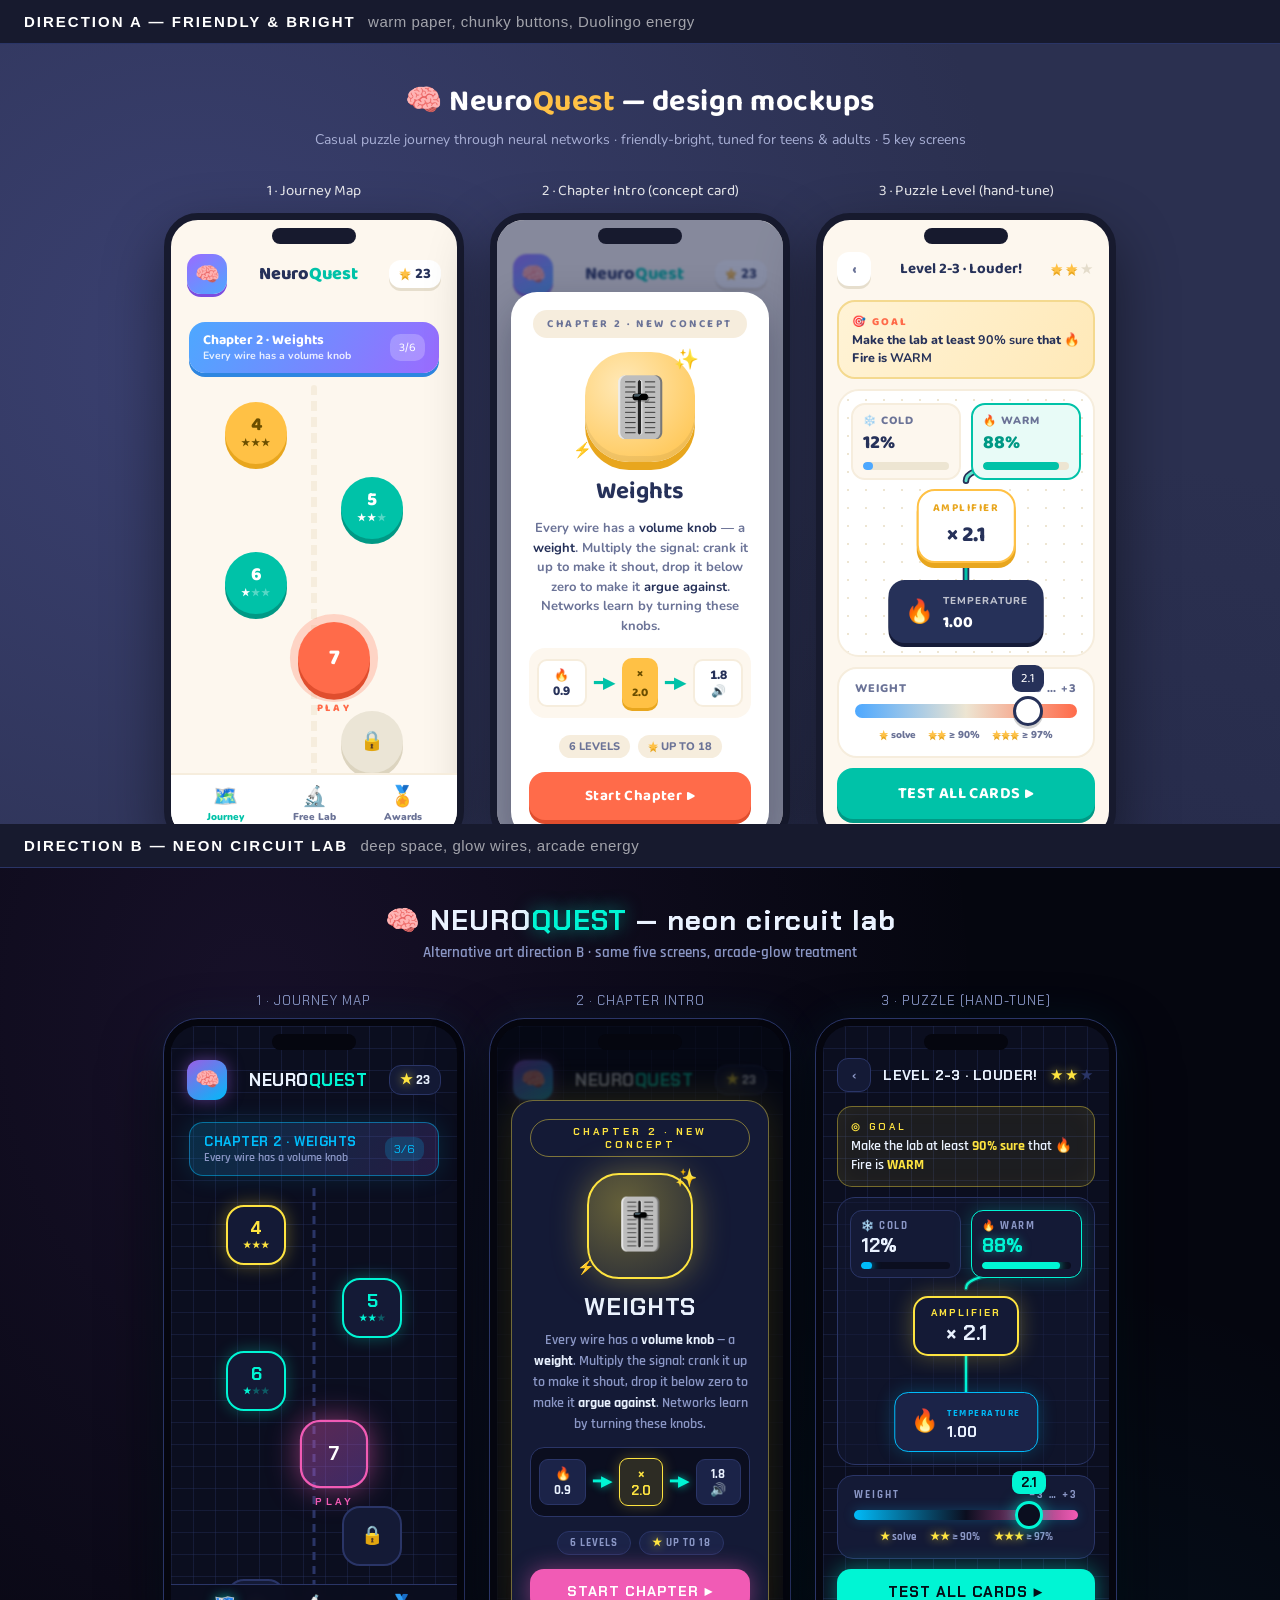
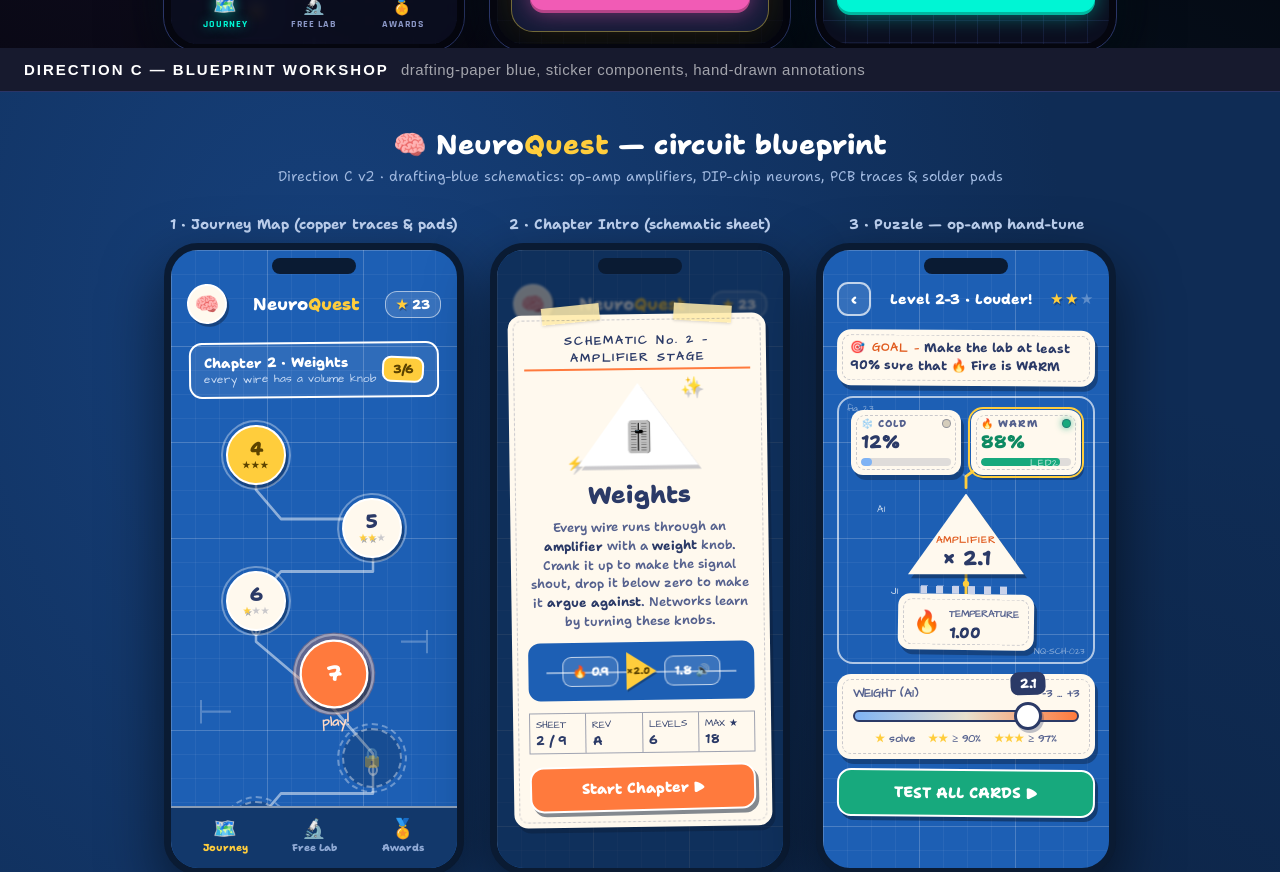
<file: neuroquest/design/compare.html>
<!DOCTYPE html>
<html lang="en">
<head>
<meta charset="UTF-8">
<title>NeuroQuest — Art Direction Comparison</title>
<style>
  body { margin: 0; background: #05060F; font-family: sans-serif; }
  .band {
    color: #fff;
    font: 700 15px/1 sans-serif;
    letter-spacing: 2px;
    padding: 14px 24px;
    background: #171A2E;
    border-bottom: 1px solid #2A3567;
    position: sticky;
    top: 0;
    z-index: 10;
  }
  .band span { opacity: 0.6; font-weight: 400; letter-spacing: 0.5px; }
  iframe {
    display: block;
    width: 100%;
    height: 780px;
    border: none;
  }
</style>
</head>
<body>
  <div class="band">DIRECTION A — FRIENDLY &amp; BRIGHT &nbsp;<span>warm paper, chunky buttons, Duolingo energy</span></div>
  <iframe src="mockups.html"></iframe>
  <div class="band">DIRECTION B — NEON CIRCUIT LAB &nbsp;<span>deep space, glow wires, arcade energy</span></div>
  <iframe src="mockups-neon.html"></iframe>
  <div class="band">DIRECTION C — BLUEPRINT WORKSHOP &nbsp;<span>drafting-paper blue, sticker components, hand-drawn annotations</span></div>
  <iframe src="mockups-blueprint.html"></iframe>
</body>
</html>
</file>
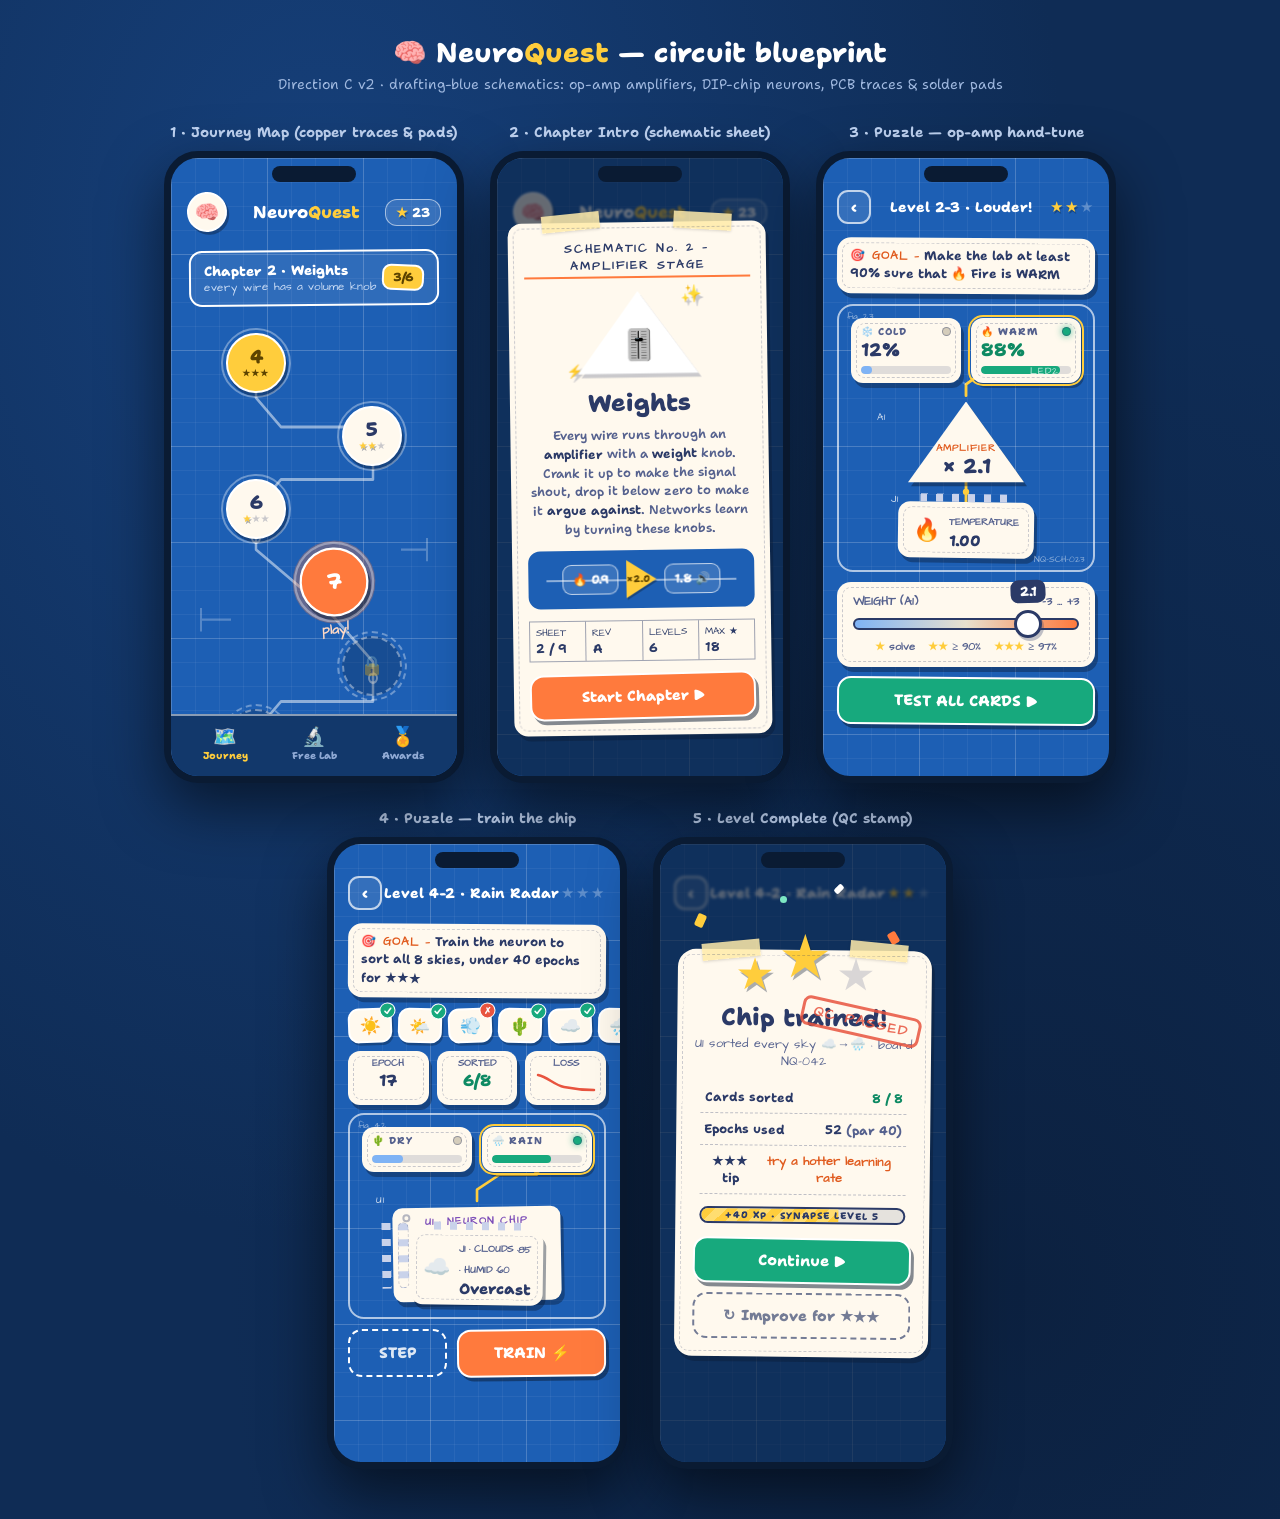
<file: neuroquest/design/mockups-blueprint.html>
<!DOCTYPE html>
<html lang="en">
<head>
<meta charset="UTF-8">
<meta name="viewport" content="width=device-width, initial-scale=1.0">
<title>NeuroQuest — Circuit Blueprint Mockups</title>
<link rel="preconnect" href="https://fonts.googleapis.com">
<link href="https://fonts.googleapis.com/css2?family=Shantell+Sans:wght@500;600;700;800&family=Architects+Daughter&display=swap" rel="stylesheet">
<style>
:root {
  --bp: #1D5FB4;
  --bp-deep: #174E98;
  --bp-line: rgba(255,255,255,0.16);
  --chalk: #FFFFFF;
  --paper: #FFF9EE;
  --ink: #2B3A67;
  --copper: #FFB258;
  --orange: #FF7A3D;
  --orange-deep: #E05A1D;
  --gold: #FFCD3C;
  --mint: #7DE8C3;
  --green: #17A97D;
  --tape: rgba(255,236,170,0.85);
  --red-stamp: #E8543F;
  --pin: #C9D2EA;
}
* { margin: 0; padding: 0; box-sizing: border-box; }
body {
  font-family: 'Shantell Sans', cursive;
  background: #0F2C55;
  background-image: radial-gradient(ellipse at 25% 15%, #16407B 0%, transparent 55%),
                    radial-gradient(ellipse at 80% 85%, #0C2140 0%, transparent 55%);
  color: var(--chalk);
  min-height: 100vh;
  padding: 34px 30px 50px;
}
h1.page-title { text-align: center; font-size: 27px; font-weight: 800; }
h1.page-title span { color: var(--gold); }
p.page-sub { text-align: center; color: #9FB8DF; font-size: 14px; margin: 4px 0 30px; }
.frames { display: flex; gap: 26px; justify-content: center; align-items: flex-start; flex-wrap: wrap; }
.frame-wrap { text-align: center; }
.frame-label { font-size: 14px; margin-bottom: 10px; color: #BFD3F2; font-weight: 700; }
.phone {
  width: 300px; height: 632px;
  background: var(--bp);
  background-image:
    linear-gradient(var(--bp-line) 1px, transparent 1px),
    linear-gradient(90deg, var(--bp-line) 1px, transparent 1px),
    linear-gradient(rgba(255,255,255,0.05) 1px, transparent 1px),
    linear-gradient(90deg, rgba(255,255,255,0.05) 1px, transparent 1px);
  background-size: 96px 96px, 96px 96px, 24px 24px, 24px 24px;
  border-radius: 34px;
  border: 7px solid #0A1B33;
  box-shadow: 0 24px 60px rgba(0,0,0,0.55);
  overflow: hidden;
  position: relative;
  text-align: left;
}
.notch {
  position: absolute; top: 8px; left: 50%;
  transform: translateX(-50%);
  width: 84px; height: 16px;
  background: #0A1B33;
  border-radius: 10px;
  z-index: 100;
}
/* faint schematic doodles on every screen */
.doodle { position: absolute; z-index: 0; opacity: 0.6; pointer-events: none; }

/* atoms */
.btn {
  font-family: 'Shantell Sans', cursive;
  font-weight: 800; font-size: 14.5px;
  color: #fff;
  border: 2.5px solid #fff;
  border-radius: 14px;
  padding: 11px 22px;
  display: inline-block;
  text-align: center;
}
.btn-orange { background: var(--orange); box-shadow: 3px 4px 0 rgba(10,27,51,0.5); transform: rotate(-0.6deg); }
.btn-mint { background: var(--green); box-shadow: 3px 4px 0 rgba(10,27,51,0.5); transform: rotate(0.5deg); }
.btn-paperghost { background: transparent; color: rgba(255,255,255,0.85); border-style: dashed; box-shadow: none; }
.btn-paperghost.onpaper { color: var(--ink); border-color: var(--ink); opacity: 0.65; }
.star { color: var(--gold); text-shadow: 1px 1.5px 0 rgba(10,27,51,0.35); }
.star.off { color: rgba(255,255,255,0.28); text-shadow: none; }
.tape {
  position: absolute;
  width: 58px; height: 17px;
  background: var(--tape);
  box-shadow: 0 1px 3px rgba(0,0,0,0.15);
}
.refdes {
  position: absolute;
  font-family: 'Architects Daughter', cursive;
  font-size: 10px;
  color: rgba(255,255,255,0.85);
  letter-spacing: 1px;
  z-index: 4;
}
.sticker {
  background: var(--paper);
  color: var(--ink);
  border-radius: 14px;
  box-shadow: 3px 5px 0 rgba(10,27,51,0.4);
  position: relative;
}
.sticker::after {
  content: '';
  position: absolute; inset: 5px;
  border: 1.5px dashed rgba(43,58,103,0.25);
  border-radius: 9px;
  pointer-events: none;
}

/* SCREEN 1: map = PCB traces & pads */
.hud { display: flex; align-items: center; justify-content: space-between; padding: 34px 16px 8px; position: relative; z-index: 2; }
.hud .avatar {
  width: 40px; height: 40px;
  background: var(--paper);
  border: 2.5px solid #fff;
  border-radius: 50%;
  display: flex; align-items: center; justify-content: center;
  font-size: 20px;
  box-shadow: 2px 3px 0 rgba(10,27,51,0.4);
  transform: rotate(-4deg);
}
.hud .wordmark { font-weight: 800; font-size: 17px; }
.hud .wordmark em { font-style: normal; color: var(--gold); }
.hud-stat {
  background: rgba(255,255,255,0.12);
  border: 1.6px solid rgba(255,255,255,0.55);
  border-radius: 12px;
  padding: 4px 10px;
  font-weight: 800; font-size: 13px;
}
.chapter-ribbon {
  margin: 10px 18px;
  border: 2px solid #fff;
  border-radius: 13px;
  padding: 9px 13px;
  display: flex; justify-content: space-between; align-items: center;
  background: rgba(255,255,255,0.08);
  transform: rotate(-0.5deg);
  position: relative; z-index: 2;
}
.cr-title { font-size: 13.5px; font-weight: 800; }
.cr-sub { font-family: 'Architects Daughter', cursive; font-size: 11.5px; color: #CFE0F8; }
.cr-progress {
  font-weight: 800;
  background: var(--gold); color: #5C4300;
  padding: 3px 9px;
  border-radius: 9px;
  font-size: 12px;
  border: 2px solid #fff;
  transform: rotate(3deg);
}
.path { position: relative; padding: 4px 0; z-index: 1; }
.trace-svg { position: absolute; inset: 0; width: 100%; height: 100%; z-index: 0; }
.node-row { position: relative; display: flex; justify-content: center; margin: 13px 0; z-index: 2; }
.node-row.l { transform: translateX(-58px); }
.node-row.r { transform: translateX(58px); }
.node {
  width: 60px; height: 60px;
  border-radius: 50%;
  display: flex; flex-direction: column;
  align-items: center; justify-content: center;
  font-weight: 800;
  border: 2.5px solid #fff;
  position: relative;
}
.node::before { /* solder pad ring */
  content: '';
  position: absolute; inset: -7px;
  border: 2px solid rgba(255,255,255,0.35);
  border-radius: 50%;
}
.node .n-num { font-size: 19px; line-height: 1.05; }
.node .n-stars { font-size: 9px; letter-spacing: 1px; }
.node.done { background: var(--paper); color: var(--ink); box-shadow: 2px 4px 0 rgba(10,27,51,0.4); transform: rotate(-2deg); }
.node.done.gold { background: var(--gold); color: #5C4300; transform: rotate(2deg); }
.node.current {
  background: var(--orange); color: #fff;
  box-shadow: 2px 4px 0 rgba(10,27,51,0.5), 0 0 0 6px rgba(255,122,61,0.3);
  transform: scale(1.15) rotate(-2deg);
}
.node.current .playlbl {
  font-family: 'Architects Daughter', cursive;
  position: absolute; bottom: -22px;
  font-size: 12px; color: #FFD9C4;
}
.node.locked { background: rgba(10,27,51,0.25); color: rgba(255,255,255,0.4); border-style: dashed; border-color: rgba(255,255,255,0.4); }
.node.locked::before { border-style: dashed; }
.boss-node {
  width: 84px; height: 66px;
  border-radius: 10px;
  background: var(--paper);
  border: 2.5px solid #fff;
  box-shadow: 3px 5px 0 rgba(10,27,51,0.45);
  color: var(--ink);
  display: flex; flex-direction: column; align-items: center; justify-content: center;
  transform: rotate(1.5deg);
  position: relative;
}
.boss-node::before, .boss-node::after { /* DIP pins */
  content: '';
  position: absolute;
  top: 12px; bottom: 12px;
  width: 8px;
  background: repeating-linear-gradient(180deg, var(--pin) 0 6px, transparent 6px 13px);
}
.boss-node::before { left: -10px; }
.boss-node::after { right: -10px; }
.boss-node .b-ico { font-size: 22px; }
.boss-node .b-lbl { font-family: 'Architects Daughter', cursive; font-size: 9.5px; font-weight: 700; }
.tabbar {
  position: absolute; bottom: 0; left: 0; right: 0;
  background: #12386B;
  border-top: 2px solid rgba(255,255,255,0.5);
  display: flex; padding: 8px 10px 14px;
  z-index: 50;
}
.tab { flex: 1; text-align: center; font-size: 10px; font-weight: 800; color: #8FA9D4; }
.tab .t-ico { font-size: 19px; display: block; }
.tab.active { color: var(--gold); }

/* SCREEN 2: schematic sheet */
.dim { position: absolute; inset: 0; background: rgba(8,20,40,0.62); z-index: 20; }
.intro-card {
  position: absolute;
  left: 14px; right: 14px; top: 64px;
  z-index: 30;
  padding: 18px 16px 16px;
  text-align: center;
  transform: rotate(-0.8deg);
}
.intro-card .tape.t1 { top: -9px; left: 34px; transform: rotate(-5deg); }
.intro-card .tape.t2 { top: -9px; right: 34px; transform: rotate(4deg); }
.intro-chip {
  font-family: 'Architects Daughter', cursive;
  color: var(--ink);
  display: inline-block;
  font-size: 12px; font-weight: 700;
  letter-spacing: 2px;
  border-bottom: 2px solid var(--orange);
  padding-bottom: 2px;
}
.intro-hero {
  margin: 13px auto 10px;
  width: 120px; height: 86px;
  position: relative;
  filter: drop-shadow(3px 4px 0 rgba(43,58,103,0.25));
}
.intro-hero .opamp-shape {
  width: 100%; height: 100%;
  background: #fff;
  clip-path: polygon(50% 0%, 100% 96%, 0% 96%);
  display: flex; align-items: flex-end; justify-content: center;
  padding-bottom: 12px;
  font-size: 30px;
}
.intro-hero .spark { position: absolute; font-size: 17px; }
.intro-hero .s1 { top: -8px; right: -4px; }
.intro-hero .s2 { bottom: -2px; left: -12px; font-size: 13px; }
.intro-card h2 { font-size: 24px; font-weight: 800; margin: 2px 0 7px; }
.intro-card p.lead {
  font-size: 12.5px; font-weight: 600;
  color: #55618E;
  line-height: 1.5;
  margin-bottom: 11px;
}
.intro-card p.lead b { color: var(--ink); }
.mini-diagram {
  display: flex; align-items: center; justify-content: center; gap: 8px;
  background: var(--bp);
  border-radius: 12px;
  padding: 10px 8px;
  margin-bottom: 12px;
  font-weight: 800; font-size: 12px;
  color: #fff;
  position: relative;
  overflow: hidden;
}
.mini-diagram .md-box { background: rgba(255,255,255,0.12); border: 1.5px solid rgba(255,255,255,0.7); border-radius: 9px; padding: 6px 9px; z-index: 1; }
.mini-tri {
  width: 0; height: 0;
  border-left: 30px solid var(--gold);
  border-top: 19px solid transparent;
  border-bottom: 19px solid transparent;
  position: relative;
  z-index: 1;
  filter: drop-shadow(1.5px 2px 0 rgba(10,27,51,0.4));
}
.mini-tri span {
  position: absolute;
  left: -30px; top: -7px;
  width: 26px;
  font-size: 9.5px;
  color: #5C4300;
  text-align: left;
}
.mini-diagram .md-wire { position: absolute; top: 50%; left: 8%; right: 8%; height: 2px; background: rgba(255,255,255,0.5); }
.titleblock {
  display: flex;
  border: 1.6px solid rgba(43,58,103,0.45);
  margin-bottom: 12px;
  font-family: 'Architects Daughter', cursive;
  font-size: 10px;
  color: var(--ink);
}
.titleblock div { flex: 1; padding: 4px 6px; border-right: 1.6px solid rgba(43,58,103,0.45); text-align: left; }
.titleblock div:last-child { border-right: none; }
.titleblock b { display: block; font-size: 12.5px; font-family: 'Shantell Sans', cursive; }

/* SCREENS 3&4 */
.play-top { display: flex; align-items: center; justify-content: space-between; padding: 32px 14px 8px; }
.icon-btn {
  width: 34px; height: 34px;
  background: rgba(255,255,255,0.1);
  border: 2px solid rgba(255,255,255,0.7);
  border-radius: 11px;
  display: flex; align-items: center; justify-content: center;
  font-size: 15px; font-weight: 800; color: #fff;
}
.play-title { font-weight: 800; font-size: 14px; }
.play-stars { font-size: 15px; letter-spacing: 2px; }
.goal-card {
  margin: 6px 14px 10px;
  padding: 9px 13px 10px;
  font-size: 12.5px; font-weight: 700;
  line-height: 1.45;
  transform: rotate(0.4deg);
}
.goal-card .g-tag { font-family: 'Architects Daughter', cursive; color: var(--orange-deep); font-size: 12px; letter-spacing: 1px; }
.stage {
  position: relative;
  margin: 4px 14px;
  border: 2px solid rgba(255,255,255,0.65);
  border-radius: 16px;
  height: 268px;
  overflow: hidden;
}
.stage .corner { position: absolute; font-family: 'Architects Daughter', cursive; font-size: 9px; color: rgba(255,255,255,0.55); z-index: 4; }
.out-meters { position: absolute; top: 12px; left: 12px; right: 12px; display: flex; gap: 10px; z-index: 2; }
.meter { flex: 1; padding: 7px 10px 9px; border-radius: 12px; }
.meter .m-head { display: flex; justify-content: space-between; align-items: center; }
.meter .m-name { font-size: 10px; font-weight: 800; color: #55618E; letter-spacing: 1px; }
.meter .m-led {
  width: 9px; height: 9px;
  border-radius: 50%;
  background: #D5CDBB;
  border: 1.5px solid rgba(43,58,103,0.4);
}
.meter.win .m-led { background: var(--green); box-shadow: 0 0 7px rgba(23,169,125,0.8); }
.meter .m-val { font-size: 18px; font-weight: 800; }
.meter .m-bar { height: 8px; background: rgba(43,58,103,0.15); border-radius: 6px; margin-top: 4px; overflow: hidden; }
.meter .m-fill { height: 100%; border-radius: 6px; }
.meter.win { outline: 2.5px solid var(--gold); outline-offset: 1px; }
.wire-svg { position: absolute; inset: 0; z-index: 1; }
/* op-amp amplifier */
.opamp-wrap {
  position: absolute; left: 50%; top: 96px;
  transform: translateX(-50%);
  filter: drop-shadow(3px 4px 0 rgba(10,27,51,0.45));
  z-index: 3;
}
.opamp {
  width: 116px; height: 84px;
  background: var(--paper);
  clip-path: polygon(50% 0%, 100% 96%, 0% 96%);
  display: flex; flex-direction: column;
  align-items: center; justify-content: flex-end;
  padding-bottom: 9px;
  text-align: center;
  color: var(--ink);
}
.opamp .c-kind { font-family: 'Architects Daughter', cursive; font-size: 9.5px; color: var(--orange-deep); letter-spacing: 1px; font-weight: 700; }
.opamp .c-val { font-size: 20px; font-weight: 800; line-height: 1.1; }
/* input connector */
.input-chip {
  position: absolute;
  bottom: 12px; left: 50%;
  transform: translateX(-50%) rotate(0.8deg);
  padding: 7px 15px;
  display: flex; align-items: center; gap: 9px;
  z-index: 3;
  border-radius: 12px;
}
.input-chip::before { /* header pins on top */
  content: '';
  position: absolute;
  top: -8px; left: 22px; right: 22px;
  height: 8px;
  background: repeating-linear-gradient(90deg, var(--pin) 0 7px, transparent 7px 16px);
}
.input-chip .ic-emoji { font-size: 22px; }
.input-chip .ic-name { font-family: 'Architects Daughter', cursive; font-size: 10px; font-weight: 700; color: #55618E; }
.input-chip .ic-val { font-size: 15px; font-weight: 800; }
.controls {
  margin: 10px 14px 0;
  padding: 11px 16px 13px;
  border-radius: 14px;
}
.controls .ctl-label {
  display: flex; justify-content: space-between;
  font-family: 'Architects Daughter', cursive;
  font-size: 12px; font-weight: 700; color: #55618E;
  margin-bottom: 8px;
}
.slider-track {
  height: 12px; border-radius: 8px;
  background: linear-gradient(90deg, #7FB3F5 0%, #E8E0CE 50%, var(--orange) 100%);
  border: 2px solid var(--ink);
  position: relative;
}
.slider-thumb {
  position: absolute; top: 50%;
  width: 28px; height: 28px;
  background: #fff;
  border: 3px solid var(--ink);
  border-radius: 50%;
  transform: translate(-50%, -50%);
  box-shadow: 2px 3px 0 rgba(43,58,103,0.3);
}
.slider-thumb .bubble {
  position: absolute; top: -33px; left: 50%;
  transform: translateX(-50%) rotate(-2deg);
  background: var(--ink);
  color: #fff;
  font-size: 13px; font-weight: 800;
  padding: 3px 9px;
  border-radius: 8px;
  white-space: nowrap;
}
.star-goals {
  display: flex; justify-content: center; gap: 13px;
  margin-top: 9px;
  font-family: 'Architects Daughter', cursive;
  font-size: 11px; font-weight: 700; color: #55618E;
}
.star-goals .star { text-shadow: none; }
.play-cta { display: flex; gap: 10px; margin: 10px 14px; }
.play-cta .btn { flex: 1; font-size: 15px; padding: 12px 10px; }

/* training bits */
.dataset-strip { display: flex; gap: 6px; margin: 0 14px 8px; }
.d-chip {
  background: var(--paper);
  border: 2px solid #fff;
  border-radius: 11px;
  min-width: 44px;
  padding: 5px 2px 4px;
  text-align: center;
  position: relative;
  box-shadow: 1.5px 2.5px 0 rgba(10,27,51,0.35);
}
.d-chip:nth-child(odd) { transform: rotate(-2deg); }
.d-chip:nth-child(even) { transform: rotate(1.5deg); }
.d-chip .d-emoji { font-size: 17px; }
.d-chip .d-tick {
  position: absolute; top: -7px; right: -6px;
  width: 16px; height: 16px;
  border-radius: 50%;
  font-size: 9px; line-height: 14px;
  text-align: center;
  color: #fff;
  font-weight: 900;
  border: 1.5px solid #fff;
}
.d-chip.ok .d-tick { background: var(--green); }
.d-chip.bad .d-tick { background: var(--red-stamp); }
.train-hud { display: flex; gap: 8px; margin: 0 14px 8px; }
.thud { flex: 1; text-align: center; padding: 5px 4px 7px; border-radius: 12px; }
.thud .th-k { font-family: 'Architects Daughter', cursive; font-size: 10px; font-weight: 700; color: #55618E; }
.thud .th-v { font-size: 16px; font-weight: 800; }
.thud .th-v.good { color: #0E8A63; }
.loss-spark { height: 22px; margin-top: 1px; }
/* DIP-chip neuron */
.neuron-node {
  position: absolute; left: 50%; top: 92px;
  transform: translateX(-50%) rotate(-1deg);
  width: 168px;
  z-index: 3;
  padding: 7px 10px 10px;
  text-align: center;
  border-radius: 10px;
}
.neuron-node::before, .neuron-node::after { /* DIP pins */
  content: '';
  position: absolute;
  top: 14px; bottom: 14px;
  width: 9px;
  background: repeating-linear-gradient(180deg, var(--pin) 0 7px, transparent 7px 16px);
}
.neuron-node::before { left: -11px; }
.neuron-node::after { right: -11px; }
.neuron-node .c-kind { font-family: 'Architects Daughter', cursive; font-size: 10.5px; color: #7C4DB8; letter-spacing: 1px; font-weight: 700; }
.neuron-node .notch-dot {
  position: absolute; top: 6px; left: 10px;
  width: 8px; height: 8px;
  border-radius: 50%;
  border: 2px solid rgba(43,58,103,0.35);
}
.wbars { display: flex; gap: 8px; justify-content: center; margin-top: 5px; }
.wbar { width: 30px; }
.wbar .wb-track { height: 42px; background: rgba(43,58,103,0.12); border-radius: 7px; position: relative; overflow: hidden; border: 1.5px solid rgba(43,58,103,0.35); }
.wbar .wb-fill { position: absolute; bottom: 0; left: 0; right: 0; }
.wbar .wb-lbl { font-family: 'Architects Daughter', cursive; font-size: 9px; font-weight: 700; color: #55618E; margin-top: 3px; }

/* SCREEN 5 */
.confetti { position: absolute; border-radius: 2px; z-index: 25; }
.win-card {
  position: absolute;
  left: 16px; right: 16px; top: 106px;
  z-index: 30;
  text-align: center;
  padding: 52px 18px 18px;
  transform: rotate(0.6deg);
  border-radius: 18px;
}
.win-card .tape.t1 { top: -8px; left: 24px; transform: rotate(-6deg); }
.win-card .tape.t2 { top: -8px; right: 24px; transform: rotate(5deg); }
.win-stars {
  position: absolute; top: -34px; left: 50%;
  transform: translateX(-50%);
  display: flex; align-items: flex-end; gap: 4px;
}
.wstar { font-size: 44px; color: var(--gold); text-shadow: 2px 3px 0 rgba(10,27,51,0.35); }
.wstar.mid { font-size: 60px; margin-bottom: 8px; }
.wstar.off { color: rgba(43,58,103,0.18); text-shadow: none; }
.stamp {
  position: absolute;
  top: 56px; right: 10px;
  font-family: 'Architects Daughter', cursive;
  font-size: 14px;
  font-weight: 700;
  color: var(--red-stamp);
  border: 3px solid var(--red-stamp);
  border-radius: 8px;
  padding: 2px 9px;
  transform: rotate(12deg);
  opacity: 0.85;
  letter-spacing: 2px;
}
.win-card h2 { font-size: 24px; font-weight: 800; }
.win-card .w-sub { font-family: 'Architects Daughter', cursive; font-size: 12.5px; color: #55618E; margin: 2px 0 12px; }
.stat-rows { margin: 0 6px 12px; }
.stat-row {
  display: flex; justify-content: space-between;
  border-bottom: 1.6px dashed rgba(43,58,103,0.3);
  padding: 7px 4px;
  font-size: 12.5px; font-weight: 700;
}
.stat-row .sr-v.good { color: #0E8A63; }
.stat-row .sr-v.tip { color: var(--orange-deep); font-family: 'Architects Daughter', cursive; }
.xp-bar {
  background: rgba(43,58,103,0.12);
  border: 2px solid var(--ink);
  border-radius: 9px;
  height: 17px;
  margin: 10px 6px 14px;
  overflow: hidden;
  position: relative;
}
.xp-fill { width: 68%; height: 100%; background: repeating-linear-gradient(-45deg, var(--gold) 0 8px, #FFDD70 8px 16px); }
.xp-bar .xp-lbl {
  position: absolute; inset: 0;
  font-size: 9.5px; font-weight: 800;
  color: var(--ink);
  display: flex; align-items: center; justify-content: center;
  letter-spacing: 1px;
}
.win-buttons { display: flex; flex-direction: column; gap: 9px; }
</style>
</head>
<body>

<h1 class="page-title">🧠 Neuro<span>Quest</span> — circuit blueprint</h1>
<p class="page-sub">Direction C v2 · drafting-blue schematics: op-amp amplifiers, DIP-chip neurons, PCB traces &amp; solder pads</p>

<div class="frames">

  <!-- SCREEN 1 -->
  <div class="frame-wrap">
    <div class="frame-label">1 · Journey Map (copper traces &amp; pads)</div>
    <div class="phone">
      <div class="notch"></div>
      <div class="hud">
        <div class="avatar">🧠</div>
        <div class="wordmark">Neuro<em>Quest</em></div>
        <div class="hud-stat"><span class="star">★</span> 23</div>
      </div>
      <div style="padding-bottom:70px; position:relative; z-index:1">
        <div class="chapter-ribbon">
          <div>
            <div class="cr-title">Chapter 2 · Weights</div>
            <div class="cr-sub">every wire has a volume knob</div>
          </div>
          <div class="cr-progress">3/6</div>
        </div>
        <div class="path">
          <!-- PCB trace with 45° bends + vias -->
          <svg class="trace-svg" viewBox="0 0 286 470" preserveAspectRatio="none">
            <path d="M85 36 L85 70 L110 95 L202 95 L202 112 L202 140 L110 140 L85 165 L85 182
                     L85 200 L140 240 L163 258
                     L202 296 L202 330 L110 330 L85 355 L85 382
                     L143 430 L143 452"
                  stroke="rgba(255,255,255,0.5)" stroke-width="2.5" fill="none" stroke-linejoin="round"/>
            <circle cx="202" cy="120" r="4" fill="none" stroke="rgba(255,255,255,0.55)" stroke-width="2"/>
            <circle cx="85" cy="190" r="4" fill="none" stroke="rgba(255,255,255,0.55)" stroke-width="2"/>
            <circle cx="202" cy="310" r="4" fill="none" stroke="rgba(255,255,255,0.55)" stroke-width="2"/>
            <!-- decorative side stubs -->
            <path d="M30 260 L60 260 M30 250 L30 270" stroke="rgba(255,255,255,0.25)" stroke-width="2"/>
            <path d="M256 200 L230 200 M256 190 L256 210" stroke="rgba(255,255,255,0.25)" stroke-width="2"/>
          </svg>
          <div class="node-row l"><div class="node done gold"><span class="n-num">4</span><span class="n-stars">★★★</span></div></div>
          <div class="node-row r"><div class="node done"><span class="n-num">5</span><span class="n-stars"><span class="star">★★</span><span style="opacity:.25">★</span></span></div></div>
          <div class="node-row l"><div class="node done"><span class="n-num">6</span><span class="n-stars"><span class="star">★</span><span style="opacity:.25">★★</span></span></div></div>
          <div class="node-row" style="transform:translateX(20px)"><div class="node current"><span class="n-num">7</span><span class="playlbl">play!</span></div></div>
          <div class="node-row r" style="margin-top:24px"><div class="node locked"><span class="n-num">🔒</span></div></div>
          <div class="node-row l"><div class="node locked"><span class="n-num">🔒</span></div></div>
          <div class="node-row"><div class="boss-node"><span class="b-ico">🏆</span><span class="b-lbl">BOSS · IC-2</span></div></div>
        </div>
      </div>
      <div class="tabbar">
        <div class="tab active"><span class="t-ico">🗺️</span>Journey</div>
        <div class="tab"><span class="t-ico">🔬</span>Free Lab</div>
        <div class="tab"><span class="t-ico">🏅</span>Awards</div>
      </div>
    </div>
  </div>

  <!-- SCREEN 2 -->
  <div class="frame-wrap">
    <div class="frame-label">2 · Chapter Intro (schematic sheet)</div>
    <div class="phone">
      <div class="notch"></div>
      <div class="hud" style="filter:blur(1px)">
        <div class="avatar">🧠</div>
        <div class="wordmark">Neuro<em>Quest</em></div>
        <div class="hud-stat"><span class="star">★</span> 23</div>
      </div>
      <div class="dim"></div>
      <div class="intro-card sticker">
        <div class="tape t1"></div><div class="tape t2"></div>
        <div class="intro-chip">SCHEMATIC No. 2 — AMPLIFIER STAGE</div>
        <div class="intro-hero">
          <div class="opamp-shape">🎚️</div>
          <span class="spark s1">✨</span><span class="spark s2">⚡</span>
        </div>
        <h2>Weights</h2>
        <p class="lead">
          Every wire runs through an <b>amplifier</b> with a
          <b>weight</b> knob. Crank it up to make the signal shout,
          drop it below zero to make it <b>argue against</b>.
          Networks learn by turning these knobs.
        </p>
        <div class="mini-diagram">
          <div class="md-wire"></div>
          <span class="md-box">🔥 0.9</span>
          <span class="mini-tri"><span>×2.0</span></span>
          <span class="md-box">1.8 🔊</span>
        </div>
        <div class="titleblock">
          <div>SHEET<b>2 / 9</b></div>
          <div>REV<b>A</b></div>
          <div>LEVELS<b>6</b></div>
          <div>MAX ★<b>18</b></div>
        </div>
        <div class="btn btn-orange" style="width:100%">Start Chapter ▶</div>
      </div>
    </div>
  </div>

  <!-- SCREEN 3 -->
  <div class="frame-wrap">
    <div class="frame-label">3 · Puzzle — op-amp hand-tune</div>
    <div class="phone">
      <div class="notch"></div>
      <div class="play-top">
        <div class="icon-btn">‹</div>
        <div class="play-title">Level 2-3 · Louder!</div>
        <div class="play-stars"><span class="star">★</span><span class="star">★</span><span class="star off">★</span></div>
      </div>
      <div class="goal-card sticker">
        <span class="g-tag">🎯 GOAL —</span>
        Make the lab at least <b>90% sure</b> that 🔥 Fire is <b>WARM</b>
      </div>
      <div class="stage">
        <span class="corner" style="top:4px;left:8px">fig. 2.3</span>
        <span class="corner" style="bottom:4px;right:8px">NQ-SCH-023</span>
        <span class="refdes" style="top:58px;right:34px">LED2</span>
        <span class="refdes" style="top:104px;left:38px">A1</span>
        <span class="refdes" style="bottom:64px;left:52px">J1</span>
        <div class="out-meters">
          <div class="meter sticker">
            <div class="m-head"><div class="m-name">❄️ COLD</div><div class="m-led"></div></div>
            <div class="m-val">12%</div>
            <div class="m-bar"><div class="m-fill" style="width:12%;background:#7FB3F5"></div></div>
          </div>
          <div class="meter sticker win">
            <div class="m-head"><div class="m-name">🔥 WARM</div><div class="m-led"></div></div>
            <div class="m-val" style="color:#0E8A63">88%</div>
            <div class="m-bar"><div class="m-fill" style="width:88%;background:#17A97D"></div></div>
          </div>
        </div>
        <svg class="wire-svg" viewBox="0 0 272 264">
          <!-- PCB trace: input up to op-amp -->
          <path d="M136 216 L136 182" stroke="#FFCD3C" stroke-width="3" fill="none" stroke-linecap="round"/>
          <!-- op-amp output up, 45° bend to WARM meter -->
          <path d="M136 96 L136 84 L158 68 L200 68 L200 60" stroke="#FFCD3C" stroke-width="3" fill="none" stroke-linejoin="round" stroke-linecap="round"/>
          <circle cx="136" cy="199" r="3.4" fill="#FFCD3C"/>
          <circle cx="200" cy="64" r="3.4" fill="#FFCD3C"/>
          <!-- faint unused trace to COLD -->
          <path d="M136 84 L112 68 L72 68 L72 60" stroke="rgba(255,255,255,0.28)" stroke-width="2" fill="none" stroke-dasharray="4 5"/>
        </svg>
        <div class="opamp-wrap">
          <div class="opamp">
            <div class="c-kind">AMPLIFIER</div>
            <div class="c-val">× 2.1</div>
          </div>
        </div>
        <div class="input-chip sticker">
          <span class="ic-emoji">🔥</span>
          <span>
            <span class="ic-name">TEMPERATURE</span><br>
            <span class="ic-val">1.00</span>
          </span>
        </div>
      </div>
      <div class="controls sticker">
        <div class="ctl-label"><span>WEIGHT (A1)</span><span>−3 … +3</span></div>
        <div class="slider-track">
          <div class="slider-thumb" style="left:78%"><div class="bubble">2.1</div></div>
        </div>
        <div class="star-goals">
          <span><span class="star">★</span> solve</span>
          <span><span class="star">★★</span> ≥ 90%</span>
          <span><span class="star">★★★</span> ≥ 97%</span>
        </div>
      </div>
      <div class="play-cta">
        <div class="btn btn-mint">TEST ALL CARDS ▶</div>
      </div>
    </div>
  </div>

  <!-- SCREEN 4 -->
  <div class="frame-wrap">
    <div class="frame-label">4 · Puzzle — train the chip</div>
    <div class="phone">
      <div class="notch"></div>
      <div class="play-top">
        <div class="icon-btn">‹</div>
        <div class="play-title">Level 4-2 · Rain Radar</div>
        <div class="play-stars"><span class="star off">★</span><span class="star off">★</span><span class="star off">★</span></div>
      </div>
      <div class="goal-card sticker">
        <span class="g-tag">🎯 GOAL —</span>
        <b>Train</b> the neuron to sort all 8 skies, under <b>40 epochs</b> for ★★★
      </div>
      <div class="dataset-strip">
        <div class="d-chip ok"><div class="d-emoji">☀️</div><div class="d-tick">✓</div></div>
        <div class="d-chip ok"><div class="d-emoji">🌤️</div><div class="d-tick">✓</div></div>
        <div class="d-chip bad"><div class="d-emoji">💨</div><div class="d-tick">✗</div></div>
        <div class="d-chip ok"><div class="d-emoji">🌵</div><div class="d-tick">✓</div></div>
        <div class="d-chip ok"><div class="d-emoji">☁️</div><div class="d-tick">✓</div></div>
        <div class="d-chip bad"><div class="d-emoji">🌧️</div><div class="d-tick">✗</div></div>
        <div class="d-chip ok"><div class="d-emoji">⛈️</div><div class="d-tick">✓</div></div>
      </div>
      <div class="train-hud">
        <div class="thud sticker"><div class="th-k">EPOCH</div><div class="th-v">17</div></div>
        <div class="thud sticker"><div class="th-k">SORTED</div><div class="th-v good">6/8</div></div>
        <div class="thud sticker">
          <div class="th-k">LOSS</div>
          <svg class="loss-spark" viewBox="0 0 60 22">
            <path d="M2 4 C 12 6, 18 14, 28 16 S 50 19, 58 19" stroke="#E8543F" stroke-width="2.5" fill="none" stroke-linecap="round"/>
          </svg>
        </div>
      </div>
      <div class="stage" style="height:206px">
        <span class="corner" style="top:4px;left:8px">fig. 4.2</span>
        <span class="refdes" style="top:78px;left:26px">U1</span>
        <div class="out-meters">
          <div class="meter sticker">
            <div class="m-head"><div class="m-name">🌵 DRY</div><div class="m-led"></div></div>
            <div class="m-bar" style="margin-top:8px"><div class="m-fill" style="width:34%;background:#7FB3F5"></div></div>
          </div>
          <div class="meter sticker win">
            <div class="m-head"><div class="m-name">🌧️ RAIN</div><div class="m-led"></div></div>
            <div class="m-bar" style="margin-top:8px"><div class="m-fill" style="width:66%;background:#17A97D"></div></div>
          </div>
        </div>
        <svg class="wire-svg" viewBox="0 0 272 206">
          <path d="M104 168 L104 150 L118 138 L118 128" stroke="#FFCD3C" stroke-width="2.8" fill="none" stroke-linejoin="round" stroke-linecap="round"/>
          <path d="M168 168 L168 150 L154 138 L154 128" stroke="#FFCD3C" stroke-width="2.8" fill="none" stroke-linejoin="round" stroke-linecap="round"/>
          <path d="M136 92 L136 80 L160 64 L200 64 L200 56" stroke="#FFCD3C" stroke-width="2.8" fill="none" stroke-linejoin="round" stroke-linecap="round"/>
          <circle cx="104" cy="158" r="3.2" fill="#FFCD3C"/>
          <circle cx="168" cy="158" r="3.2" fill="#FFCD3C"/>
          <circle cx="200" cy="60" r="3.2" fill="#FFCD3C"/>
        </svg>
        <div class="neuron-node sticker">
          <div class="notch-dot"></div>
          <div class="c-kind">U1 · NEURON CHIP</div>
          <div class="wbars">
            <div class="wbar">
              <div class="wb-track"><div class="wb-fill" style="height:70%;background:#17A97D"></div></div>
              <div class="wb-lbl">w·cloud</div>
            </div>
            <div class="wbar">
              <div class="wb-track"><div class="wb-fill" style="height:55%;background:#17A97D"></div></div>
              <div class="wb-lbl">w·humid</div>
            </div>
            <div class="wbar">
              <div class="wb-track"><div class="wb-fill" style="height:32%;background:#E8543F"></div></div>
              <div class="wb-lbl">bias</div>
            </div>
          </div>
        </div>
        <div class="input-chip sticker" style="padding:6px 12px">
          <span class="ic-emoji">☁️</span>
          <span>
            <span class="ic-name">J1 · CLOUDS ·85 · HUMID ·60</span><br>
            <span class="ic-val">Overcast</span>
          </span>
        </div>
      </div>
      <div class="play-cta">
        <div class="btn btn-paperghost" style="flex:0.6">STEP</div>
        <div class="btn btn-orange">TRAIN ⚡</div>
      </div>
    </div>
  </div>

  <!-- SCREEN 5 -->
  <div class="frame-wrap">
    <div class="frame-label">5 · Level Complete (QC stamp)</div>
    <div class="phone">
      <div class="notch"></div>
      <div class="play-top" style="filter:blur(1.5px)">
        <div class="icon-btn">‹</div>
        <div class="play-title">Level 4-2 · Rain Radar</div>
        <div class="play-stars"><span class="star">★</span><span class="star">★</span><span class="star off">★</span></div>
      </div>
      <div class="dim"></div>
      <div class="confetti" style="top:70px;left:36px;width:9px;height:13px;background:#FFCD3C;transform:rotate(24deg)"></div>
      <div class="confetti" style="top:52px;left:120px;width:7px;height:7px;background:#7DE8C3;border-radius:50%"></div>
      <div class="confetti" style="top:88px;right:48px;width:9px;height:12px;background:#FF7A3D;transform:rotate(-30deg)"></div>
      <div class="confetti" style="top:40px;right:104px;width:6px;height:10px;background:#fff;transform:rotate(45deg)"></div>
      <div class="confetti" style="top:390px;left:30px;width:8px;height:11px;background:#FFCD3C;transform:rotate(60deg)"></div>
      <div class="confetti" style="top:420px;right:36px;width:7px;height:7px;background:#7DE8C3;border-radius:50%"></div>
      <div class="win-card sticker">
        <div class="tape t1"></div><div class="tape t2"></div>
        <div class="win-stars">
          <span class="wstar">★</span><span class="wstar mid">★</span><span class="wstar off">★</span>
        </div>
        <div class="stamp">QC PASSED</div>
        <h2>Chip trained!</h2>
        <div class="w-sub">U1 sorted every sky ☁️→🌧️ · board NQ-042</div>
        <div class="stat-rows">
          <div class="stat-row"><span>Cards sorted</span><span class="sr-v good">8 / 8</span></div>
          <div class="stat-row"><span>Epochs used</span><span class="sr-v">52 <span style="color:#55618E">(par 40)</span></span></div>
          <div class="stat-row"><span>★★★ tip</span><span class="sr-v tip">try a hotter learning rate</span></div>
        </div>
        <div class="xp-bar">
          <div class="xp-fill"></div>
          <div class="xp-lbl">+40 XP · SYNAPSE LEVEL 5</div>
        </div>
        <div class="win-buttons">
          <div class="btn btn-mint" style="font-size:15px">Continue ▶</div>
          <div class="btn btn-paperghost onpaper">↻ Improve for ★★★</div>
        </div>
      </div>
    </div>
  </div>

</div>
</body>
</html>
</file>
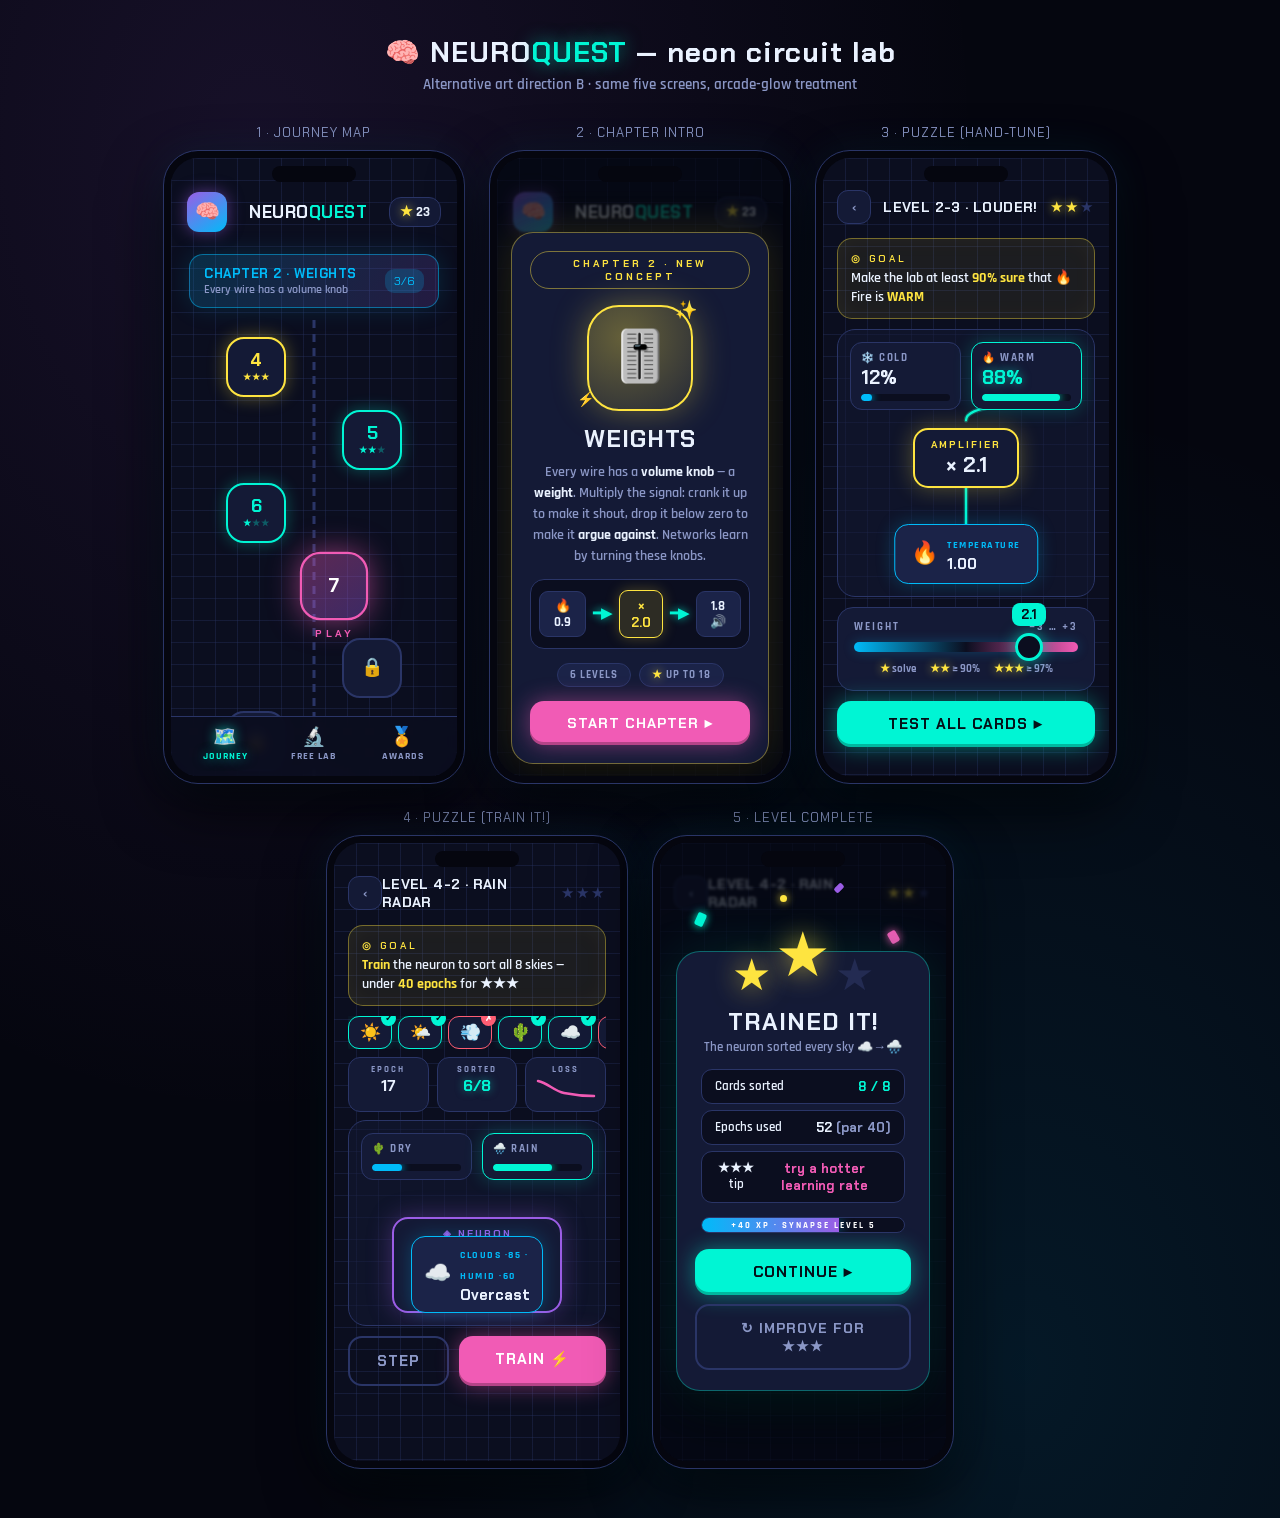
<file: neuroquest/design/mockups-neon.html>
<!DOCTYPE html>
<html lang="en">
<head>
<meta charset="UTF-8">
<meta name="viewport" content="width=device-width, initial-scale=1.0">
<title>NeuroQuest — Neon Circuit Lab Mockups</title>
<link rel="preconnect" href="https://fonts.googleapis.com">
<link href="https://fonts.googleapis.com/css2?family=Chakra+Petch:wght@500;600;700&family=Rajdhani:wght@500;600;700&display=swap" rel="stylesheet">
<style>
:root {
  --void: #0B0E1F;
  --panel: #141A36;
  --panel-2: #1B2348;
  --line: #2A3567;
  --text: #EAF2FF;
  --text-dim: #8B97C6;
  --cyan: #00F5D4;
  --blue: #00BBF9;
  --magenta: #F15BB5;
  --violet: #9B5DE5;
  --amber: #FEE440;
  --danger: #FF5D73;
}
* { margin: 0; padding: 0; box-sizing: border-box; }
body {
  font-family: 'Rajdhani', sans-serif;
  background: #05060F;
  background-image:
    radial-gradient(ellipse at 20% 10%, rgba(155,93,229,0.12) 0%, transparent 50%),
    radial-gradient(ellipse at 80% 90%, rgba(0,187,249,0.10) 0%, transparent 50%);
  color: var(--text);
  min-height: 100vh;
  padding: 34px 30px 50px;
}
h1.page-title {
  font-family: 'Chakra Petch', sans-serif;
  text-align: center;
  font-size: 28px;
  letter-spacing: 1px;
}
h1.page-title span { color: var(--cyan); text-shadow: 0 0 18px rgba(0,245,212,0.6); }
p.page-sub { text-align: center; color: var(--text-dim); font-size: 15px; margin: 4px 0 30px; font-weight: 600; }
.frames { display: flex; gap: 26px; justify-content: center; align-items: flex-start; flex-wrap: wrap; }
.frame-wrap { text-align: center; }
.frame-label { font-family: 'Chakra Petch', sans-serif; font-size: 13px; margin-bottom: 10px; color: var(--text-dim); letter-spacing: 1px; }
.phone {
  width: 300px; height: 632px;
  background: var(--void);
  background-image:
    linear-gradient(rgba(42,53,103,0.35) 1px, transparent 1px),
    linear-gradient(90deg, rgba(42,53,103,0.35) 1px, transparent 1px);
  background-size: 22px 22px;
  border-radius: 34px;
  border: 7px solid #05060F;
  outline: 1px solid #2A3567;
  box-shadow: 0 24px 60px rgba(0,0,0,0.7), 0 0 40px rgba(0,187,249,0.08);
  overflow: hidden;
  position: relative;
  text-align: left;
}
.notch {
  position: absolute; top: 8px; left: 50%;
  transform: translateX(-50%);
  width: 84px; height: 16px;
  background: #05060F;
  border-radius: 10px;
  z-index: 100;
}

/* atoms */
.btn {
  font-family: 'Chakra Petch', sans-serif;
  font-weight: 700; font-size: 14px;
  border: none; border-radius: 14px;
  padding: 13px 22px;
  letter-spacing: 1px;
  display: inline-block;
  text-align: center;
  color: #041018;
}
.btn-cyan { background: var(--cyan); box-shadow: 0 0 22px rgba(0,245,212,0.45), inset 0 -3px 0 rgba(0,0,0,0.25); }
.btn-magenta { background: var(--magenta); color: #fff; box-shadow: 0 0 22px rgba(241,91,181,0.45), inset 0 -3px 0 rgba(0,0,0,0.25); }
.btn-ghost { background: transparent; color: var(--text-dim); border: 2px solid var(--line); }
.pill {
  display: inline-block;
  background: var(--panel-2);
  border: 1px solid var(--line);
  color: var(--text-dim);
  border-radius: 99px;
  font-size: 11px; font-weight: 700;
  letter-spacing: 1px;
  padding: 4px 12px;
}
.star { color: var(--amber); text-shadow: 0 0 10px rgba(254,228,64,0.7); }
.star.off { color: #2A3567; text-shadow: none; }

/* SCREEN 1: map */
.hud { display: flex; align-items: center; justify-content: space-between; padding: 34px 16px 10px; }
.hud .avatar {
  width: 40px; height: 40px;
  background: linear-gradient(145deg, var(--violet), var(--blue));
  border-radius: 12px;
  display: flex; align-items: center; justify-content: center;
  font-size: 20px;
  box-shadow: 0 0 16px rgba(155,93,229,0.5);
}
.hud .wordmark { font-family: 'Chakra Petch', sans-serif; font-weight: 700; font-size: 17px; letter-spacing: 0.5px; }
.hud .wordmark em { font-style: normal; color: var(--cyan); }
.hud-stat {
  background: var(--panel);
  border: 1px solid var(--line);
  border-radius: 12px;
  padding: 5px 10px;
  font-weight: 700; font-size: 14px;
}
.chapter-ribbon {
  margin: 12px 18px;
  background: linear-gradient(120deg, rgba(0,187,249,0.18), rgba(155,93,229,0.18));
  border: 1px solid rgba(0,187,249,0.5);
  border-radius: 14px;
  padding: 10px 14px;
  display: flex; justify-content: space-between; align-items: center;
  box-shadow: 0 0 24px rgba(0,187,249,0.15);
}
.cr-title { font-family: 'Chakra Petch', sans-serif; font-size: 13px; font-weight: 700; color: var(--blue); letter-spacing: 0.5px; }
.cr-sub { font-size: 12px; color: var(--text-dim); font-weight: 600; }
.cr-progress { font-family: 'Chakra Petch', sans-serif; background: rgba(0,187,249,0.2); color: var(--blue); padding: 4px 9px; border-radius: 9px; font-size: 12px; }
.path { position: relative; padding: 4px 0; }
.path .dotline {
  position: absolute; left: 50%; top: 0; bottom: 0;
  width: 3px; transform: translateX(-50%);
  background-image: linear-gradient(var(--line) 55%, transparent 0%);
  background-size: 3px 14px;
  z-index: 0;
}
.node-row { position: relative; display: flex; justify-content: center; margin: 13px 0; z-index: 1; }
.node-row.l { transform: translateX(-58px); }
.node-row.r { transform: translateX(58px); }
.node {
  width: 60px; height: 60px;
  border-radius: 18px;
  display: flex; flex-direction: column;
  align-items: center; justify-content: center;
  font-family: 'Chakra Petch', sans-serif;
  font-weight: 700;
  background: var(--panel);
  border: 2px solid var(--line);
}
.node .n-num { font-size: 18px; line-height: 1.1; }
.node .n-stars { font-size: 9px; letter-spacing: 1px; }
.node.done { border-color: var(--cyan); color: var(--cyan); box-shadow: 0 0 16px rgba(0,245,212,0.3); }
.node.done.gold { border-color: var(--amber); color: var(--amber); box-shadow: 0 0 18px rgba(254,228,64,0.35); }
.node.current {
  border-color: var(--magenta); color: #fff;
  background: linear-gradient(145deg, rgba(241,91,181,0.35), rgba(155,93,229,0.35));
  box-shadow: 0 0 26px rgba(241,91,181,0.55);
  transform: scale(1.14);
  position: relative;
}
.node.current::after {
  content: 'PLAY';
  position: absolute; bottom: -20px;
  font-size: 9px; letter-spacing: 3px; color: var(--magenta);
}
.node.locked { color: #3A4577; }
.boss-node {
  width: 72px; height: 72px;
  border-radius: 22px;
  background: linear-gradient(145deg, rgba(155,93,229,0.4), rgba(0,187,249,0.3));
  border: 2px solid var(--violet);
  box-shadow: 0 0 26px rgba(155,93,229,0.4);
  display: flex; flex-direction: column; align-items: center; justify-content: center;
  font-family: 'Chakra Petch', sans-serif;
}
.boss-node .b-ico { font-size: 24px; }
.boss-node .b-lbl { font-size: 8px; letter-spacing: 2px; color: var(--violet); font-weight: 700; }
.tabbar {
  position: absolute; bottom: 0; left: 0; right: 0;
  background: rgba(11,14,31,0.92);
  backdrop-filter: blur(6px);
  border-top: 1px solid var(--line);
  display: flex; padding: 8px 10px 14px;
  z-index: 50;
}
.tab { flex: 1; text-align: center; font-size: 10px; font-weight: 700; letter-spacing: 1px; color: var(--text-dim); }
.tab .t-ico { font-size: 19px; display: block; }
.tab.active { color: var(--cyan); text-shadow: 0 0 12px rgba(0,245,212,0.6); }

/* SCREEN 2: intro */
.dim { position: absolute; inset: 0; background: rgba(4,6,16,0.72); z-index: 20; }
.intro-card {
  position: absolute;
  left: 14px; right: 14px; top: 74px;
  background: var(--panel);
  border: 1px solid rgba(254,228,64,0.4);
  border-radius: 22px;
  padding: 18px;
  z-index: 30;
  box-shadow: 0 0 44px rgba(254,228,64,0.15), 0 24px 50px rgba(0,0,0,0.6);
  text-align: center;
}
.intro-chip {
  font-family: 'Chakra Petch', sans-serif;
  color: var(--amber);
  border: 1px solid rgba(254,228,64,0.45);
  display: inline-block;
  font-size: 10px; font-weight: 700;
  letter-spacing: 3px;
  border-radius: 99px;
  padding: 5px 14px;
}
.intro-hero {
  margin: 16px auto 12px;
  width: 106px; height: 106px;
  background: radial-gradient(circle at 35% 30%, rgba(254,228,64,0.35), rgba(254,228,64,0.08));
  border: 2px solid var(--amber);
  border-radius: 32px;
  display: flex; align-items: center; justify-content: center;
  font-size: 50px;
  box-shadow: 0 0 34px rgba(254,228,64,0.35);
  position: relative;
}
.intro-hero .spark { position: absolute; font-size: 18px; }
.intro-hero .s1 { top: -8px; right: -6px; }
.intro-hero .s2 { bottom: 0; left: -12px; font-size: 14px; }
.intro-card h2 { font-family: 'Chakra Petch', sans-serif; font-size: 24px; letter-spacing: 1px; margin: 2px 0 8px; }
.intro-card p.lead { font-size: 14px; font-weight: 600; color: var(--text-dim); line-height: 1.5; margin-bottom: 12px; }
.intro-card p.lead b { color: var(--text); }
.mini-diagram {
  display: flex; align-items: center; justify-content: center; gap: 7px;
  background: var(--void);
  border: 1px solid var(--line);
  border-radius: 14px;
  padding: 10px 8px;
  margin-bottom: 14px;
  font-weight: 700; font-size: 13px;
}
.mini-diagram .md-box { background: var(--panel-2); border: 1px solid var(--line); border-radius: 9px; padding: 6px 9px; }
.mini-diagram .md-amp {
  background: rgba(254,228,64,0.14);
  border-color: var(--amber);
  color: var(--amber);
  font-family: 'Chakra Petch', sans-serif;
  box-shadow: 0 0 14px rgba(254,228,64,0.25);
}
.mini-diagram .md-arrow { color: var(--cyan); font-size: 14px; text-shadow: 0 0 8px rgba(0,245,212,0.7); }
.intro-levels { margin-bottom: 14px; }

/* SCREENS 3&4: play */
.play-top { display: flex; align-items: center; justify-content: space-between; padding: 32px 14px 8px; }
.icon-btn {
  width: 34px; height: 34px;
  background: var(--panel); border: 1px solid var(--line);
  border-radius: 11px;
  display: flex; align-items: center; justify-content: center;
  font-size: 15px; font-weight: 700; color: var(--text-dim);
}
.play-title { font-family: 'Chakra Petch', sans-serif; font-weight: 700; font-size: 14px; letter-spacing: 0.4px; }
.play-stars { font-size: 15px; letter-spacing: 2px; }
.goal-card {
  margin: 6px 14px 10px;
  background: rgba(254,228,64,0.07);
  border: 1px solid rgba(254,228,64,0.4);
  border-radius: 15px;
  padding: 10px 13px;
  font-size: 13.5px; font-weight: 600;
  line-height: 1.45;
  box-shadow: inset 0 0 24px rgba(254,228,64,0.05);
}
.goal-card b { color: var(--amber); }
.goal-card .g-tag { font-family: 'Chakra Petch', sans-serif; color: var(--amber); font-size: 10px; letter-spacing: 3px; }
.stage {
  position: relative;
  margin: 4px 14px;
  background: rgba(20,26,54,0.5);
  border-radius: 18px;
  border: 1px solid var(--line);
  height: 268px;
  overflow: hidden;
}
.out-meters { position: absolute; top: 12px; left: 12px; right: 12px; display: flex; gap: 10px; z-index: 2; }
.meter {
  flex: 1;
  background: var(--panel);
  border-radius: 12px;
  padding: 8px 10px;
  border: 1px solid var(--line);
}
.meter .m-name { font-size: 10.5px; font-weight: 700; color: var(--text-dim); letter-spacing: 1.5px; }
.meter .m-val { font-family: 'Chakra Petch', sans-serif; font-size: 19px; font-weight: 700; }
.meter .m-bar { height: 7px; background: var(--void); border-radius: 6px; margin-top: 4px; overflow: hidden; }
.meter .m-fill { height: 100%; border-radius: 6px; }
.meter.win { border-color: var(--cyan); box-shadow: 0 0 18px rgba(0,245,212,0.22); }
.meter.win .m-val { color: var(--cyan); text-shadow: 0 0 10px rgba(0,245,212,0.5); }
.wire-svg { position: absolute; inset: 0; z-index: 1; }
.comp-node {
  position: absolute; left: 50%;
  transform: translateX(-50%);
  background: var(--panel);
  border-radius: 15px;
  border: 2px solid var(--amber);
  box-shadow: 0 0 22px rgba(254,228,64,0.3);
  padding: 8px 16px;
  text-align: center;
  z-index: 3;
}
.comp-node .c-kind { font-family: 'Chakra Petch', sans-serif; font-size: 10px; color: var(--amber); letter-spacing: 2px; font-weight: 700; }
.comp-node .c-val { font-family: 'Chakra Petch', sans-serif; font-size: 21px; font-weight: 700; }
.input-chip {
  position: absolute;
  bottom: 12px; left: 50%;
  transform: translateX(-50%);
  background: var(--panel-2);
  border: 1px solid var(--blue);
  border-radius: 14px;
  padding: 8px 16px;
  display: flex; align-items: center; gap: 9px;
  z-index: 3;
  box-shadow: 0 0 18px rgba(0,187,249,0.25);
}
.input-chip .ic-emoji { font-size: 22px; }
.input-chip .ic-name { font-size: 9.5px; font-weight: 700; color: var(--blue); letter-spacing: 1.5px; }
.input-chip .ic-val { font-family: 'Chakra Petch', sans-serif; font-size: 15px; font-weight: 700; }
.controls {
  margin: 10px 14px 0;
  background: var(--panel);
  border-radius: 16px;
  border: 1px solid var(--line);
  padding: 12px 16px 14px;
}
.controls .ctl-label {
  display: flex; justify-content: space-between;
  font-size: 11px; font-weight: 700; color: var(--text-dim);
  letter-spacing: 2px;
  margin-bottom: 8px;
}
.slider-track {
  height: 10px; border-radius: 8px;
  background: linear-gradient(90deg, var(--blue) 0%, var(--void) 50%, var(--magenta) 100%);
  position: relative;
  box-shadow: 0 0 12px rgba(0,187,249,0.25);
}
.slider-thumb {
  position: absolute; top: 50%;
  width: 28px; height: 28px;
  background: var(--void);
  border: 3px solid var(--cyan);
  border-radius: 50%;
  transform: translate(-50%, -50%);
  box-shadow: 0 0 16px rgba(0,245,212,0.6);
}
.slider-thumb .bubble {
  position: absolute; top: -33px; left: 50%;
  transform: translateX(-50%);
  background: var(--cyan);
  color: #041018;
  font-family: 'Chakra Petch', sans-serif;
  font-size: 13px; font-weight: 700;
  padding: 3px 9px;
  border-radius: 8px;
  white-space: nowrap;
}
.star-goals {
  display: flex; justify-content: center; gap: 14px;
  margin-top: 10px;
  font-size: 11px; font-weight: 700; color: var(--text-dim);
}
.play-cta { display: flex; gap: 10px; margin: 10px 14px; }
.play-cta .btn { flex: 1; font-size: 15px; padding: 13px 10px; }

/* training bits */
.dataset-strip { display: flex; gap: 6px; margin: 0 14px 8px; overflow: hidden; }
.d-chip {
  background: var(--panel);
  border: 1.5px solid var(--line);
  border-radius: 11px;
  min-width: 44px;
  padding: 5px 2px 4px;
  text-align: center;
  position: relative;
}
.d-chip .d-emoji { font-size: 17px; }
.d-chip .d-tick {
  position: absolute; top: -6px; right: -5px;
  width: 15px; height: 15px;
  border-radius: 50%;
  font-size: 9px; line-height: 15px;
  text-align: center;
  color: #041018;
  font-weight: 900;
}
.d-chip.ok { border-color: var(--cyan); box-shadow: 0 0 10px rgba(0,245,212,0.18); }
.d-chip.ok .d-tick { background: var(--cyan); }
.d-chip.bad { border-color: var(--danger); }
.d-chip.bad .d-tick { background: var(--danger); color: #fff; }
.train-hud { display: flex; gap: 8px; margin: 0 14px 8px; }
.thud {
  flex: 1;
  background: var(--panel);
  border: 1px solid var(--line);
  border-radius: 12px;
  text-align: center;
  padding: 6px 4px;
}
.thud .th-k { font-size: 9px; font-weight: 700; letter-spacing: 2px; color: var(--text-dim); }
.thud .th-v { font-family: 'Chakra Petch', sans-serif; font-size: 16px; font-weight: 700; }
.thud .th-v.cy { color: var(--cyan); text-shadow: 0 0 8px rgba(0,245,212,0.5); }
.loss-spark { height: 22px; margin-top: 2px; }
.neuron-node {
  position: absolute; left: 50%; top: 96px;
  transform: translateX(-50%);
  width: 170px;
  background: var(--panel);
  border: 2px solid var(--violet);
  border-radius: 16px;
  box-shadow: 0 0 24px rgba(155,93,229,0.35);
  z-index: 3;
  padding: 8px 10px 10px;
  text-align: center;
}
.neuron-node .c-kind { font-family: 'Chakra Petch', sans-serif; font-size: 10px; color: var(--violet); letter-spacing: 2px; font-weight: 700; }
.wbars { display: flex; gap: 8px; justify-content: center; margin-top: 5px; }
.wbar { width: 30px; }
.wbar .wb-track { height: 42px; background: var(--void); border-radius: 7px; position: relative; overflow: hidden; border: 1px solid var(--line); }
.wbar .wb-fill { position: absolute; bottom: 0; left: 0; right: 0; border-radius: 6px; }
.wbar .wb-lbl { font-size: 8.5px; font-weight: 700; color: var(--text-dim); margin-top: 3px; letter-spacing: 0.5px; }

/* SCREEN 5: win */
.confetti { position: absolute; border-radius: 2px; z-index: 25; }
.win-card {
  position: absolute;
  left: 16px; right: 16px; top: 108px;
  background: var(--panel);
  border: 1px solid rgba(0,245,212,0.35);
  border-radius: 24px;
  z-index: 30;
  box-shadow: 0 0 60px rgba(0,245,212,0.12), 0 24px 50px rgba(0,0,0,0.6);
  text-align: center;
  padding: 54px 18px 20px;
}
.win-stars {
  position: absolute; top: -34px; left: 50%;
  transform: translateX(-50%);
  display: flex; align-items: flex-end; gap: 4px;
}
.wstar { font-size: 44px; color: var(--amber); filter: drop-shadow(0 0 14px rgba(254,228,64,0.7)); }
.wstar.mid { font-size: 62px; margin-bottom: 8px; }
.wstar.off { color: #232B52; filter: none; }
.win-card h2 { font-family: 'Chakra Petch', sans-serif; font-size: 24px; letter-spacing: 1px; }
.win-card .w-sub { font-size: 13px; font-weight: 600; color: var(--text-dim); margin: 2px 0 14px; }
.stat-rows { margin: 0 6px 14px; }
.stat-row {
  display: flex; justify-content: space-between;
  background: var(--void);
  border: 1px solid var(--line);
  border-radius: 11px;
  padding: 8px 13px;
  font-size: 13px; font-weight: 600;
  margin-bottom: 6px;
}
.stat-row .sr-v { font-family: 'Chakra Petch', sans-serif; font-weight: 700; }
.stat-row .good { color: var(--cyan); }
.stat-row .tip { color: var(--magenta); }
.xp-bar {
  background: var(--void);
  border: 1px solid var(--line);
  border-radius: 9px;
  height: 16px;
  margin: 0 6px 16px;
  overflow: hidden;
  position: relative;
}
.xp-fill { width: 68%; height: 100%; background: linear-gradient(90deg, var(--blue), var(--violet)); box-shadow: 0 0 14px rgba(0,187,249,0.5); }
.xp-bar .xp-lbl {
  position: absolute; inset: 0;
  font-size: 9px; font-weight: 700; letter-spacing: 2px;
  color: #fff;
  display: flex; align-items: center; justify-content: center;
}
.win-buttons { display: flex; flex-direction: column; gap: 9px; }
</style>
</head>
<body>

<h1 class="page-title">🧠 NEURO<span>QUEST</span> — neon circuit lab</h1>
<p class="page-sub">Alternative art direction B · same five screens, arcade-glow treatment</p>

<div class="frames">

  <!-- SCREEN 1 -->
  <div class="frame-wrap">
    <div class="frame-label">1 · JOURNEY MAP</div>
    <div class="phone">
      <div class="notch"></div>
      <div class="hud">
        <div class="avatar">🧠</div>
        <div class="wordmark">NEURO<em>QUEST</em></div>
        <div class="hud-stat"><span class="star">★</span> 23</div>
      </div>
      <div class="map-scroll" style="padding-bottom:70px">
        <div class="chapter-ribbon">
          <div>
            <div class="cr-title">CHAPTER 2 · WEIGHTS</div>
            <div class="cr-sub">Every wire has a volume knob</div>
          </div>
          <div class="cr-progress">3/6</div>
        </div>
        <div class="path">
          <div class="dotline"></div>
          <div class="node-row l"><div class="node done gold"><span class="n-num">4</span><span class="n-stars">★★★</span></div></div>
          <div class="node-row r"><div class="node done"><span class="n-num">5</span><span class="n-stars">★★<span style="opacity:.3">★</span></span></div></div>
          <div class="node-row l"><div class="node done"><span class="n-num">6</span><span class="n-stars">★<span style="opacity:.3">★★</span></span></div></div>
          <div class="node-row" style="transform:translateX(20px)"><div class="node current"><span class="n-num">7</span></div></div>
          <div class="node-row r" style="margin-top:22px"><div class="node locked"><span class="n-num">🔒</span></div></div>
          <div class="node-row l"><div class="node locked"><span class="n-num">🔒</span></div></div>
          <div class="node-row"><div class="boss-node"><span class="b-ico">🏆</span><span class="b-lbl">BOSS</span></div></div>
        </div>
      </div>
      <div class="tabbar">
        <div class="tab active"><span class="t-ico">🗺️</span>JOURNEY</div>
        <div class="tab"><span class="t-ico">🔬</span>FREE LAB</div>
        <div class="tab"><span class="t-ico">🏅</span>AWARDS</div>
      </div>
    </div>
  </div>

  <!-- SCREEN 2 -->
  <div class="frame-wrap">
    <div class="frame-label">2 · CHAPTER INTRO</div>
    <div class="phone">
      <div class="notch"></div>
      <div class="hud" style="filter:blur(1px)">
        <div class="avatar">🧠</div>
        <div class="wordmark">NEURO<em>QUEST</em></div>
        <div class="hud-stat"><span class="star">★</span> 23</div>
      </div>
      <div class="dim"></div>
      <div class="intro-card">
        <div class="intro-chip">CHAPTER 2 · NEW CONCEPT</div>
        <div class="intro-hero">🎚️<span class="spark s1">✨</span><span class="spark s2">⚡</span></div>
        <h2>WEIGHTS</h2>
        <p class="lead">
          Every wire has a <b>volume knob</b> — a <b>weight</b>.
          Multiply the signal: crank it up to make it shout,
          drop it below zero to make it <b>argue against</b>.
          Networks learn by turning these knobs.
        </p>
        <div class="mini-diagram">
          <span class="md-box">🔥 0.9</span>
          <span class="md-arrow">━▶</span>
          <span class="md-box md-amp">× 2.0</span>
          <span class="md-arrow">━▶</span>
          <span class="md-box">1.8 🔊</span>
        </div>
        <div class="intro-levels">
          <span class="pill">6 LEVELS</span>&nbsp;
          <span class="pill"><span class="star">★</span> UP TO 18</span>
        </div>
        <div class="btn btn-magenta" style="width:100%">START CHAPTER ▶</div>
      </div>
    </div>
  </div>

  <!-- SCREEN 3 -->
  <div class="frame-wrap">
    <div class="frame-label">3 · PUZZLE (HAND-TUNE)</div>
    <div class="phone">
      <div class="notch"></div>
      <div class="play-top">
        <div class="icon-btn">‹</div>
        <div class="play-title">LEVEL 2-3 · LOUDER!</div>
        <div class="play-stars"><span class="star">★</span><span class="star">★</span><span class="star off">★</span></div>
      </div>
      <div class="goal-card">
        <span class="g-tag">◎ GOAL</span><br>
        Make the lab at least <b>90% sure</b> that 🔥 Fire is <b>WARM</b>
      </div>
      <div class="stage">
        <div class="out-meters">
          <div class="meter">
            <div class="m-name">❄️ COLD</div>
            <div class="m-val">12%</div>
            <div class="m-bar"><div class="m-fill" style="width:12%;background:var(--blue);box-shadow:0 0 8px var(--blue)"></div></div>
          </div>
          <div class="meter win">
            <div class="m-name">🔥 WARM</div>
            <div class="m-val">88%</div>
            <div class="m-bar"><div class="m-fill" style="width:88%;background:var(--cyan);box-shadow:0 0 8px var(--cyan)"></div></div>
          </div>
        </div>
        <svg class="wire-svg" viewBox="0 0 272 264">
          <path d="M 136 218 C 136 190, 136 172, 136 148" stroke="#00F5D4" stroke-width="5" fill="none" stroke-linecap="round" opacity="0.25"/>
          <path d="M 136 218 C 136 190, 136 172, 136 148" stroke="#00F5D4" stroke-width="2.4" fill="none" stroke-linecap="round"/>
          <path d="M 136 96 C 136 78, 196 84, 200 62" stroke="#00F5D4" stroke-width="5" fill="none" stroke-linecap="round" opacity="0.25"/>
          <path d="M 136 96 C 136 78, 196 84, 200 62" stroke="#00F5D4" stroke-width="2.4" fill="none" stroke-linecap="round"/>
        </svg>
        <div class="comp-node" style="top:98px">
          <div class="c-kind">AMPLIFIER</div>
          <div class="c-val">× 2.1</div>
        </div>
        <div class="input-chip">
          <span class="ic-emoji">🔥</span>
          <span>
            <span class="ic-name">TEMPERATURE</span><br>
            <span class="ic-val">1.00</span>
          </span>
        </div>
      </div>
      <div class="controls">
        <div class="ctl-label"><span>WEIGHT</span><span>−3 … +3</span></div>
        <div class="slider-track">
          <div class="slider-thumb" style="left:78%"><div class="bubble">2.1</div></div>
        </div>
        <div class="star-goals">
          <span><span class="star">★</span> solve</span>
          <span><span class="star">★★</span> ≥ 90%</span>
          <span><span class="star">★★★</span> ≥ 97%</span>
        </div>
      </div>
      <div class="play-cta">
        <div class="btn btn-cyan">TEST ALL CARDS ▶</div>
      </div>
    </div>
  </div>

  <!-- SCREEN 4 -->
  <div class="frame-wrap">
    <div class="frame-label">4 · PUZZLE (TRAIN IT!)</div>
    <div class="phone">
      <div class="notch"></div>
      <div class="play-top">
        <div class="icon-btn">‹</div>
        <div class="play-title">LEVEL 4-2 · RAIN RADAR</div>
        <div class="play-stars"><span class="star off">★</span><span class="star off">★</span><span class="star off">★</span></div>
      </div>
      <div class="goal-card">
        <span class="g-tag">◎ GOAL</span><br>
        <b>Train</b> the neuron to sort all 8 skies — under <b>40 epochs</b> for ★★★
      </div>
      <div class="dataset-strip">
        <div class="d-chip ok"><div class="d-emoji">☀️</div><div class="d-tick">✓</div></div>
        <div class="d-chip ok"><div class="d-emoji">🌤️</div><div class="d-tick">✓</div></div>
        <div class="d-chip bad"><div class="d-emoji">💨</div><div class="d-tick">✗</div></div>
        <div class="d-chip ok"><div class="d-emoji">🌵</div><div class="d-tick">✓</div></div>
        <div class="d-chip ok"><div class="d-emoji">☁️</div><div class="d-tick">✓</div></div>
        <div class="d-chip bad"><div class="d-emoji">🌧️</div><div class="d-tick">✗</div></div>
        <div class="d-chip ok"><div class="d-emoji">⛈️</div><div class="d-tick">✓</div></div>
      </div>
      <div class="train-hud">
        <div class="thud"><div class="th-k">EPOCH</div><div class="th-v">17</div></div>
        <div class="thud"><div class="th-k">SORTED</div><div class="th-v cy">6/8</div></div>
        <div class="thud">
          <div class="th-k">LOSS</div>
          <svg class="loss-spark" viewBox="0 0 60 22">
            <path d="M2 4 C 12 6, 18 14, 28 16 S 50 19, 58 19" stroke="#F15BB5" stroke-width="2.5" fill="none" stroke-linecap="round"/>
          </svg>
        </div>
      </div>
      <div class="stage" style="height:206px">
        <div class="out-meters">
          <div class="meter">
            <div class="m-name">🌵 DRY</div>
            <div class="m-bar" style="margin-top:8px"><div class="m-fill" style="width:34%;background:var(--blue);box-shadow:0 0 8px var(--blue)"></div></div>
          </div>
          <div class="meter win">
            <div class="m-name">🌧️ RAIN</div>
            <div class="m-bar" style="margin-top:8px"><div class="m-fill" style="width:66%;background:var(--cyan);box-shadow:0 0 8px var(--cyan)"></div></div>
          </div>
        </div>
        <svg class="wire-svg" viewBox="0 0 272 206">
          <path d="M 100 168 C 100 140, 120 132, 128 116" stroke="#00BBF9" stroke-width="4.6" fill="none" stroke-linecap="round" opacity="0.25"/>
          <path d="M 100 168 C 100 140, 120 132, 128 116" stroke="#00BBF9" stroke-width="2.2" fill="none" stroke-linecap="round"/>
          <path d="M 172 168 C 172 140, 152 132, 146 116" stroke="#00F5D4" stroke-width="4.6" fill="none" stroke-linecap="round" opacity="0.25"/>
          <path d="M 172 168 C 172 140, 152 132, 146 116" stroke="#00F5D4" stroke-width="2.2" fill="none" stroke-linecap="round"/>
        </svg>
        <div class="neuron-node">
          <div class="c-kind">◈ NEURON</div>
          <div class="wbars">
            <div class="wbar">
              <div class="wb-track"><div class="wb-fill" style="height:70%;background:var(--cyan);box-shadow:0 0 8px var(--cyan)"></div></div>
              <div class="wb-lbl">W·CLOUD</div>
            </div>
            <div class="wbar">
              <div class="wb-track"><div class="wb-fill" style="height:55%;background:var(--cyan)"></div></div>
              <div class="wb-lbl">W·HUMID</div>
            </div>
            <div class="wbar">
              <div class="wb-track"><div class="wb-fill" style="height:32%;background:var(--magenta)"></div></div>
              <div class="wb-lbl">BIAS</div>
            </div>
          </div>
        </div>
        <div class="input-chip" style="padding:6px 12px">
          <span class="ic-emoji">☁️</span>
          <span>
            <span class="ic-name">CLOUDS ·85 · HUMID ·60</span><br>
            <span class="ic-val">Overcast</span>
          </span>
        </div>
      </div>
      <div class="play-cta">
        <div class="btn btn-ghost" style="flex:0.6">STEP</div>
        <div class="btn btn-magenta">TRAIN ⚡</div>
      </div>
    </div>
  </div>

  <!-- SCREEN 5 -->
  <div class="frame-wrap">
    <div class="frame-label">5 · LEVEL COMPLETE</div>
    <div class="phone">
      <div class="notch"></div>
      <div class="play-top" style="filter:blur(1.5px)">
        <div class="icon-btn">‹</div>
        <div class="play-title">LEVEL 4-2 · RAIN RADAR</div>
        <div class="play-stars"><span class="star">★</span><span class="star">★</span><span class="star off">★</span></div>
      </div>
      <div class="dim"></div>
      <div class="confetti" style="top:70px;left:36px;width:9px;height:13px;background:var(--cyan);transform:rotate(24deg);box-shadow:0 0 8px var(--cyan)"></div>
      <div class="confetti" style="top:52px;left:120px;width:7px;height:7px;background:var(--amber);border-radius:50%;box-shadow:0 0 8px var(--amber)"></div>
      <div class="confetti" style="top:88px;right:48px;width:9px;height:12px;background:var(--magenta);transform:rotate(-30deg);box-shadow:0 0 8px var(--magenta)"></div>
      <div class="confetti" style="top:40px;right:104px;width:6px;height:10px;background:var(--violet);transform:rotate(45deg)"></div>
      <div class="confetti" style="top:390px;left:30px;width:8px;height:11px;background:var(--amber);transform:rotate(60deg)"></div>
      <div class="confetti" style="top:420px;right:36px;width:7px;height:7px;background:var(--cyan);border-radius:50%"></div>
      <div class="win-card">
        <div class="win-stars">
          <span class="wstar">★</span><span class="wstar mid">★</span><span class="wstar off">★</span>
        </div>
        <h2>TRAINED IT!</h2>
        <div class="w-sub">The neuron sorted every sky ☁️→🌧️</div>
        <div class="stat-rows">
          <div class="stat-row"><span>Cards sorted</span><span class="sr-v good">8 / 8</span></div>
          <div class="stat-row"><span>Epochs used</span><span class="sr-v">52 <span style="color:var(--text-dim)">(par 40)</span></span></div>
          <div class="stat-row"><span>★★★ tip</span><span class="sr-v tip">try a hotter learning rate</span></div>
        </div>
        <div class="xp-bar">
          <div class="xp-fill"></div>
          <div class="xp-lbl">+40 XP · SYNAPSE LEVEL 5</div>
        </div>
        <div class="win-buttons">
          <div class="btn btn-cyan" style="font-size:15px">CONTINUE ▶</div>
          <div class="btn btn-ghost">↻ IMPROVE FOR ★★★</div>
        </div>
      </div>
    </div>
  </div>

</div>
</body>
</html>
</file>
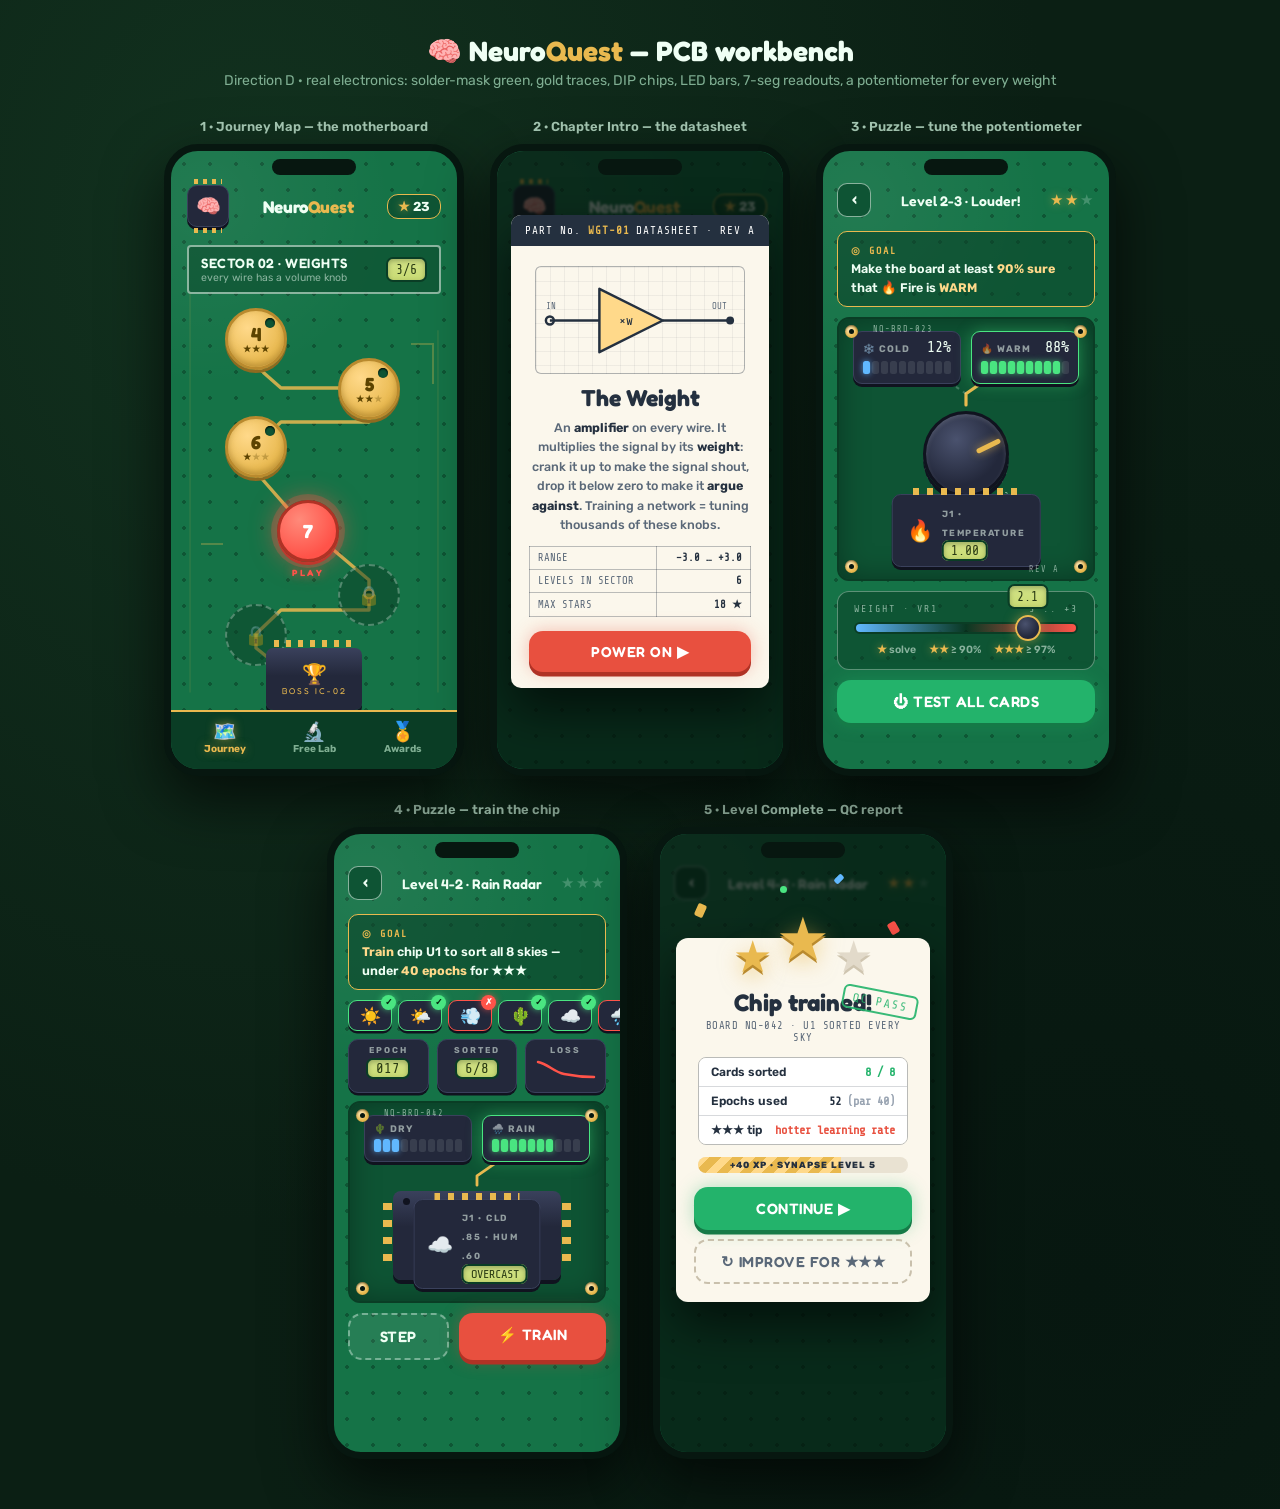
<file: neuroquest/design/mockups-pcb.html>
<!DOCTYPE html>
<html lang="en">
<head>
<meta charset="UTF-8">
<meta name="viewport" content="width=device-width, initial-scale=1.0">
<title>NeuroQuest — PCB Workbench Mockups</title>
<link rel="preconnect" href="https://fonts.googleapis.com">
<link href="https://fonts.googleapis.com/css2?family=Fredoka:wght@500;600;700&family=Rubik:wght@500;600;700;800&family=Share+Tech+Mono&display=swap" rel="stylesheet">
<style>
:root {
  --board: #157347;
  --board-dark: #0E5434;
  --board-edge: #0A3D25;
  --gold: #E9B94F;
  --gold-hi: #FFD98A;
  --copper: #D98E4A;
  --silk: #EFFFF4;
  --silk-dim: rgba(239,255,244,0.55);
  --lcd: #C9DB74;
  --lcd-ink: #2A3B14;
  --led-red: #FF5349;
  --led-grn: #4AE581;
  --led-amb: #FFC848;
  --chip: #23283B;
  --chip-lite: #3A415C;
  --paper: #FBF7EC;
  --ink: #24303F;
  --btn-red: #E8503F;
  --btn-red-deep: #B03225;
  --btn-grn: #23B36B;
  --btn-grn-deep: #157A47;
}
* { margin: 0; padding: 0; box-sizing: border-box; }
body {
  font-family: 'Rubik', sans-serif;
  background: #0B1F14;
  background-image: radial-gradient(ellipse at 20% 15%, #12321F 0%, transparent 55%),
                    radial-gradient(ellipse at 85% 85%, #071710 0%, transparent 55%);
  color: var(--silk);
  min-height: 100vh;
  padding: 34px 30px 50px;
}
h1.page-title { font-family: 'Fredoka', sans-serif; text-align: center; font-size: 28px; font-weight: 700; }
h1.page-title span { color: var(--gold); }
p.page-sub { text-align: center; color: #7FAE92; font-size: 14px; margin: 4px 0 30px; }
.frames { display: flex; gap: 26px; justify-content: center; align-items: flex-start; flex-wrap: wrap; }
.frame-wrap { text-align: center; }
.frame-label { font-size: 13px; margin-bottom: 10px; color: #A8CBB6; font-weight: 600; }

.phone {
  width: 300px; height: 632px;
  background:
    radial-gradient(circle at 12% 8%, rgba(255,255,255,0.07) 0%, transparent 30%),
    var(--board);
  background-image:
    radial-gradient(circle at 12% 8%, rgba(255,255,255,0.06) 0%, transparent 30%),
    radial-gradient(rgba(10,61,37,0.55) 1.6px, transparent 1.6px);
  background-size: 100% 100%, 26px 26px;
  border-radius: 34px;
  border: 7px solid #071710;
  box-shadow: 0 24px 60px rgba(0,0,0,0.65);
  overflow: hidden;
  position: relative;
  text-align: left;
}
.notch {
  position: absolute; top: 8px; left: 50%;
  transform: translateX(-50%);
  width: 84px; height: 16px;
  background: #071710;
  border-radius: 10px;
  z-index: 100;
}
/* decorative board traces on every screen */
.board-svg { position: absolute; inset: 0; width: 100%; height: 100%; z-index: 0; opacity: 0.5; }

/* silkscreen text */
.silk { font-size: 9px; letter-spacing: 1.5px; color: var(--silk-dim); font-weight: 600; }
.mono { font-family: 'Share Tech Mono', monospace; }

/* atoms */
.btn {
  font-family: 'Fredoka', sans-serif;
  font-weight: 600; font-size: 14.5px;
  color: #fff;
  border: none;
  border-radius: 14px;
  padding: 12px 22px;
  display: inline-block;
  text-align: center;
  letter-spacing: 0.5px;
}
.btn-red { background: var(--btn-red); box-shadow: 0 4.5px 0 var(--btn-red-deep), 0 0 18px rgba(232,80,63,0.35); }
.btn-grn { background: var(--btn-grn); box-shadow: 0 4.5px 0 var(--btn-grn-deep), 0 0 18px rgba(35,179,107,0.35); }
.btn-ghost { background: rgba(239,255,244,0.08); color: var(--silk); border: 2px dashed rgba(239,255,244,0.4); box-shadow: none; }
.star { color: var(--gold); text-shadow: 0 0 8px rgba(233,185,79,0.55); }
.star.off { color: rgba(239,255,244,0.22); text-shadow: none; }

/* LCD display */
.lcd {
  font-family: 'Share Tech Mono', monospace;
  background: linear-gradient(180deg, #D3E387, var(--lcd));
  color: var(--lcd-ink);
  border-radius: 7px;
  border: 2px solid #0A3D25;
  box-shadow: inset 0 2px 5px rgba(42,59,20,0.35);
  padding: 3px 8px;
}

/* SCREEN 1: motherboard map */
.hud { display: flex; align-items: center; justify-content: space-between; padding: 34px 16px 8px; position: relative; z-index: 2; }
.hud .avatar {
  width: 42px; height: 42px;
  background: var(--chip);
  border-radius: 10px;
  display: flex; align-items: center; justify-content: center;
  font-size: 20px;
  border: 1.5px solid var(--chip-lite);
  box-shadow: 0 3px 0 #10131F;
  position: relative;
}
.hud .avatar::before, .hud .avatar::after {
  content: '';
  position: absolute; left: 6px; right: 6px;
  height: 5px;
  background: repeating-linear-gradient(90deg, var(--gold) 0 4px, transparent 4px 9px);
}
.hud .avatar::before { top: -7px; }
.hud .avatar::after { bottom: -7px; }
.hud .wordmark { font-family: 'Fredoka', sans-serif; font-weight: 700; font-size: 17px; }
.hud .wordmark em { font-style: normal; color: var(--gold); }
.hud-stat {
  background: var(--board-dark);
  border: 1.5px solid var(--gold);
  border-radius: 11px;
  padding: 4px 10px;
  font-weight: 700; font-size: 13px;
}
.sector-bar {
  margin: 10px 16px;
  border: 2px solid var(--silk-dim);
  border-radius: 4px;
  padding: 8px 12px;
  display: flex; justify-content: space-between; align-items: center;
  position: relative; z-index: 2;
  background: rgba(10,61,37,0.45);
}
.sector-bar .sb-title { font-family: 'Fredoka', sans-serif; font-size: 13.5px; font-weight: 600; letter-spacing: 0.5px; }
.sector-bar .sb-sub { font-size: 10.5px; color: var(--silk-dim); }
.sector-bar .lcd { font-size: 13px; }
.mapwrap { position: relative; z-index: 1; height: 396px; }
.pad {
  position: absolute;
  width: 62px; height: 62px;
  border-radius: 50%;
  display: flex; flex-direction: column;
  align-items: center; justify-content: center;
  font-family: 'Fredoka', sans-serif;
  font-weight: 700;
  z-index: 2;
}
.pad .n-num { font-size: 19px; line-height: 1.05; }
.pad .n-stars { font-size: 9px; letter-spacing: 1px; }
.pad.done {
  background: radial-gradient(circle at 35% 30%, var(--gold-hi), var(--gold) 70%);
  color: #5C4300;
  border: 3px solid #B98A2E;
  box-shadow: 0 3px 0 #8F6A20, inset 0 -3px 6px rgba(143,106,32,0.5);
}
.pad.done .hole { width: 10px; height: 10px; background: var(--board-dark); border-radius: 50%; position: absolute; top: 7px; right: 9px; box-shadow: inset 0 1px 2px #000; }
.pad.current {
  background: radial-gradient(circle at 35% 30%, #FF8A7A, var(--led-red) 70%);
  color: #fff;
  border: 3px solid #B03225;
  box-shadow: 0 0 0 6px rgba(255,83,73,0.25), 0 0 26px rgba(255,83,73,0.65), 0 3px 0 #8F241A;
}
.pad.current .playlbl { position: absolute; bottom: -19px; font-size: 9px; letter-spacing: 2.5px; color: var(--led-red); font-weight: 700; text-shadow: 0 0 8px rgba(255,83,73,0.8); }
.pad.locked {
  background: rgba(10,61,37,0.5);
  color: rgba(239,255,244,0.35);
  border: 2.5px dashed rgba(239,255,244,0.3);
}
.chip-boss {
  position: absolute;
  width: 96px; height: 62px;
  background: linear-gradient(180deg, var(--chip-lite), var(--chip) 45%);
  border-radius: 7px;
  display: flex; flex-direction: column; align-items: center; justify-content: center;
  font-family: 'Fredoka', sans-serif;
  color: var(--silk);
  z-index: 2;
  box-shadow: 0 4px 0 #10131F;
}
.chip-boss::before, .chip-boss::after {
  content: '';
  position: absolute; left: 8px; right: 8px;
  height: 7px;
  background: repeating-linear-gradient(90deg, var(--gold) 0 5px, transparent 5px 12px);
}
.chip-boss::before { top: -8px; }
.chip-boss::after { bottom: -8px; }
.chip-boss .b-ico { font-size: 20px; }
.chip-boss .b-lbl { font-size: 8.5px; letter-spacing: 2px; color: var(--gold); }
.tabbar {
  position: absolute; bottom: 0; left: 0; right: 0;
  background: #0A3D25;
  border-top: 2px solid var(--gold);
  display: flex; padding: 8px 10px 14px;
  z-index: 50;
}
.tab { flex: 1; text-align: center; font-size: 10px; font-weight: 700; color: #7FAE92; }
.tab .t-ico { font-size: 19px; display: block; }
.tab.active { color: var(--gold); text-shadow: 0 0 10px rgba(233,185,79,0.5); }

/* SCREEN 2: datasheet */
.dim { position: absolute; inset: 0; background: rgba(4,15,9,0.72); z-index: 20; }
.datasheet {
  position: absolute;
  left: 14px; right: 14px; top: 64px;
  background: var(--paper);
  color: var(--ink);
  border-radius: 10px;
  z-index: 30;
  box-shadow: 0 22px 50px rgba(0,0,0,0.6);
  padding: 0 0 16px;
  text-align: center;
  overflow: hidden;
}
.ds-head {
  display: flex; justify-content: space-between; align-items: center;
  background: var(--ink);
  color: #fff;
  padding: 9px 14px;
  font-family: 'Share Tech Mono', monospace;
  font-size: 11px;
  letter-spacing: 1px;
}
.ds-head b { color: var(--gold); }
.ds-body { padding: 14px 18px 0; }
.ds-sym {
  margin: 6px auto 10px;
  width: 210px; height: 108px;
  border: 1.6px solid rgba(36,48,63,0.35);
  border-radius: 6px;
  position: relative;
  background:
    linear-gradient(rgba(36,48,63,0.06) 1px, transparent 1px),
    linear-gradient(90deg, rgba(36,48,63,0.06) 1px, transparent 1px);
  background-size: 14px 14px;
}
.ds-sym svg { position: absolute; inset: 0; }
.datasheet h2 { font-family: 'Fredoka', sans-serif; font-size: 23px; font-weight: 700; margin: 2px 0 7px; }
.datasheet p.lead { font-size: 12.5px; font-weight: 500; color: #5A6878; line-height: 1.55; margin-bottom: 12px; }
.datasheet p.lead b { color: var(--ink); }
.spec-table {
  width: 100%;
  border-collapse: collapse;
  font-size: 10.5px;
  margin-bottom: 14px;
  font-family: 'Share Tech Mono', monospace;
}
.spec-table td {
  border: 1.4px solid rgba(36,48,63,0.3);
  padding: 5px 8px;
}
.spec-table td:first-child { text-align: left; color: #5A6878; }
.spec-table td:last-child { text-align: right; font-weight: 700; }

/* SCREENS 3&4 */
.play-top { display: flex; align-items: center; justify-content: space-between; padding: 32px 14px 8px; position: relative; z-index: 2; }
.icon-btn {
  width: 34px; height: 34px;
  background: var(--board-dark);
  border: 1.5px solid var(--silk-dim);
  border-radius: 10px;
  display: flex; align-items: center; justify-content: center;
  font-size: 15px; font-weight: 800; color: var(--silk);
}
.play-title { font-family: 'Fredoka', sans-serif; font-weight: 600; font-size: 14px; }
.play-stars { font-size: 15px; letter-spacing: 2px; }
.goal-card {
  margin: 6px 14px 10px;
  background: rgba(10,61,37,0.55);
  border: 1.6px solid var(--gold);
  border-radius: 10px;
  padding: 9px 13px;
  font-size: 12.5px; font-weight: 600;
  line-height: 1.5;
  position: relative; z-index: 2;
}
.goal-card b { color: var(--gold-hi); }
.goal-card .g-tag { font-family: 'Share Tech Mono', monospace; color: var(--gold); font-size: 10px; letter-spacing: 2px; }
.stage {
  position: relative;
  margin: 4px 14px;
  background: var(--board-dark);
  border-radius: 12px;
  border: 2px solid #0A3D25;
  box-shadow: inset 0 0 30px rgba(0,0,0,0.35);
  height: 264px;
  overflow: hidden;
  z-index: 2;
}
.stage .silk-corner { position: absolute; font-family: 'Share Tech Mono', monospace; font-size: 8.5px; color: var(--silk-dim); z-index: 4; letter-spacing: 1px; }
.screwhole {
  position: absolute;
  width: 13px; height: 13px;
  border-radius: 50%;
  background: radial-gradient(circle at 38% 34%, #FFE9B8, var(--gold) 60%);
  box-shadow: inset 0 1px 2px rgba(0,0,0,0.5);
  z-index: 4;
}
.screwhole::after { content: ''; position: absolute; inset: 4px; background: #071710; border-radius: 50%; }
/* LED bar meter */
.out-meters { position: absolute; top: 12px; left: 14px; right: 14px; display: flex; gap: 10px; z-index: 3; }
.meter {
  flex: 1;
  background: var(--chip);
  border-radius: 9px;
  padding: 7px 9px 9px;
  box-shadow: 0 3px 0 #10131F;
  border: 1px solid var(--chip-lite);
}
.meter .m-head { display: flex; justify-content: space-between; align-items: baseline; margin-bottom: 5px; }
.meter .m-name { font-size: 9.5px; font-weight: 700; color: var(--silk-dim); letter-spacing: 1px; }
.meter .m-val { font-family: 'Share Tech Mono', monospace; font-size: 15px; color: var(--silk); }
.ledbar { display: flex; gap: 2.5px; }
.ledbar i {
  flex: 1; height: 13px;
  border-radius: 2.5px;
  background: rgba(239,255,244,0.1);
}
.meter.blue .ledbar i.on { background: #61B8FF; box-shadow: 0 0 6px rgba(97,184,255,0.8); }
.meter.grn .ledbar i.on { background: var(--led-grn); box-shadow: 0 0 6px rgba(74,229,129,0.8); }
.meter.win { border-color: var(--led-grn); box-shadow: 0 3px 0 #10131F, 0 0 16px rgba(74,229,129,0.35); }
.wire-svg { position: absolute; inset: 0; z-index: 1; }
/* potentiometer */
.pot-wrap {
  position: absolute; left: 50%; top: 92px;
  transform: translateX(-50%);
  z-index: 3;
  text-align: center;
}
.pot {
  width: 86px; height: 86px;
  border-radius: 50%;
  background: radial-gradient(circle at 38% 32%, #4A526E, var(--chip) 62%);
  border: 3px solid #10131F;
  box-shadow: 0 5px 0 #10131F, inset 0 2px 4px rgba(255,255,255,0.15);
  position: relative;
  margin: 0 auto;
}
.pot .tick {
  position: absolute;
  left: 50%; top: 5px;
  width: 5px; height: 26px;
  background: var(--gold);
  border-radius: 3px;
  transform-origin: 50% 38px;
  transform: translateX(-50%) rotate(64deg);
  box-shadow: 0 0 8px rgba(233,185,79,0.7);
}
.pot-scale { position: absolute; inset: -12px; z-index: -1; }
.pot-lbl { margin-top: 7px; }
.pot-lbl .lcd { font-size: 15px; display: inline-block; }
/* pin header input */
.pinheader {
  position: absolute;
  bottom: 12px; left: 50%;
  transform: translateX(-50%);
  background: var(--chip);
  border: 1px solid var(--chip-lite);
  border-radius: 9px;
  padding: 7px 14px;
  display: flex; align-items: center; gap: 9px;
  z-index: 3;
  box-shadow: 0 3px 0 #10131F;
}
.pinheader::before {
  content: '';
  position: absolute;
  top: -7px; left: 20px; right: 20px;
  height: 7px;
  background: repeating-linear-gradient(90deg, var(--gold) 0 6px, transparent 6px 14px);
}
.pinheader .ic-emoji { font-size: 21px; }
.pinheader .ic-name { font-size: 9px; font-weight: 700; color: var(--silk-dim); letter-spacing: 1.5px; }
.pinheader .lcd { font-size: 13px; padding: 1px 7px; }
.controls {
  margin: 10px 14px 0;
  background: rgba(10,61,37,0.55);
  border: 1.5px solid rgba(239,255,244,0.35);
  border-radius: 12px;
  padding: 11px 16px 13px;
  position: relative; z-index: 2;
}
.controls .ctl-label {
  display: flex; justify-content: space-between;
  font-family: 'Share Tech Mono', monospace;
  font-size: 10px; color: var(--silk-dim);
  letter-spacing: 2px;
  margin-bottom: 8px;
}
.slider-track {
  height: 12px; border-radius: 8px;
  background: linear-gradient(90deg, #61B8FF 0%, rgba(0,0,0,0.35) 50%, var(--led-red) 100%);
  border: 2px solid #0A3D25;
  position: relative;
}
.slider-thumb {
  position: absolute; top: 50%;
  width: 26px; height: 26px;
  background: radial-gradient(circle at 38% 32%, #4A526E, var(--chip) 65%);
  border: 2.5px solid var(--gold);
  border-radius: 50%;
  transform: translate(-50%, -50%);
  box-shadow: 0 0 12px rgba(233,185,79,0.5);
}
.slider-thumb .bubble {
  position: absolute; top: -33px; left: 50%;
  transform: translateX(-50%);
  font-size: 13px;
}
.star-goals {
  display: flex; justify-content: center; gap: 13px;
  margin-top: 9px;
  font-size: 10.5px; font-weight: 600; color: var(--silk-dim);
}
.play-cta { display: flex; gap: 10px; margin: 10px 14px; position: relative; z-index: 2; }
.play-cta .btn { flex: 1; font-size: 15px; padding: 12px 10px; }

/* training bits */
.dataset-strip { display: flex; gap: 6px; margin: 0 14px 8px; position: relative; z-index: 2; }
.d-chip {
  background: var(--chip);
  border: 1.5px solid var(--chip-lite);
  border-radius: 9px;
  min-width: 44px;
  padding: 5px 2px 4px;
  text-align: center;
  position: relative;
  box-shadow: 0 2.5px 0 #10131F;
}
.d-chip .d-emoji { font-size: 17px; }
.d-chip .d-tick {
  position: absolute; top: -6px; right: -5px;
  width: 15px; height: 15px;
  border-radius: 50%;
  font-size: 9px; line-height: 15px;
  text-align: center;
  color: #06230F;
  font-weight: 900;
}
.d-chip.ok { border-color: var(--led-grn); }
.d-chip.ok .d-tick { background: var(--led-grn); box-shadow: 0 0 7px rgba(74,229,129,0.7); }
.d-chip.bad { border-color: var(--led-red); }
.d-chip.bad .d-tick { background: var(--led-red); color: #fff; box-shadow: 0 0 7px rgba(255,83,73,0.7); }
.train-hud { display: flex; gap: 8px; margin: 0 14px 8px; position: relative; z-index: 2; }
.thud {
  flex: 1;
  background: var(--chip);
  border: 1px solid var(--chip-lite);
  border-radius: 10px;
  text-align: center;
  padding: 5px 4px 7px;
  box-shadow: 0 2.5px 0 #10131F;
}
.thud .th-k { font-size: 8.5px; font-weight: 700; letter-spacing: 2px; color: var(--silk-dim); }
.thud .lcd { font-size: 14px; margin-top: 3px; display: inline-block; padding: 1px 8px; }
.loss-spark { height: 24px; margin-top: 2px; }
/* DIP neuron */
.neuron-dip {
  position: absolute; left: 50%; top: 88px;
  transform: translateX(-50%);
  width: 168px;
  background: linear-gradient(180deg, var(--chip-lite), var(--chip) 40%);
  border-radius: 8px;
  z-index: 3;
  padding: 8px 12px 10px;
  text-align: center;
  box-shadow: 0 4px 0 #10131F;
}
.neuron-dip::before, .neuron-dip::after {
  content: '';
  position: absolute;
  top: 12px; bottom: 12px;
  width: 9px;
  background: repeating-linear-gradient(180deg, var(--gold) 0 7px, transparent 7px 17px);
}
.neuron-dip::before { left: -10px; }
.neuron-dip::after { right: -10px; }
.neuron-dip .c-kind { font-family: 'Share Tech Mono', monospace; font-size: 10px; color: var(--gold); letter-spacing: 2px; }
.neuron-dip .dot { position: absolute; top: 7px; left: 10px; width: 7px; height: 7px; border-radius: 50%; background: #10131F; }
.wbars { display: flex; gap: 9px; justify-content: center; margin-top: 6px; }
.wbar { width: 30px; }
.wbar .wb-track {
  height: 42px;
  background: #10131F;
  border-radius: 5px;
  position: relative;
  overflow: hidden;
  display: flex; flex-direction: column-reverse; gap: 2px; padding: 2px;
}
.wbar .seg { height: 6px; border-radius: 1.5px; background: rgba(239,255,244,0.08); }
.wbar .seg.on.g { background: var(--led-grn); box-shadow: 0 0 5px rgba(74,229,129,0.8); }
.wbar .seg.on.r { background: var(--led-red); box-shadow: 0 0 5px rgba(255,83,73,0.8); }
.wbar .wb-lbl { font-family: 'Share Tech Mono', monospace; font-size: 8px; color: var(--silk-dim); margin-top: 3px; letter-spacing: 0.5px; }

/* SCREEN 5 */
.confetti { position: absolute; border-radius: 2px; z-index: 25; }
.win-card {
  position: absolute;
  left: 16px; right: 16px; top: 104px;
  background: var(--paper);
  color: var(--ink);
  border-radius: 12px;
  z-index: 30;
  box-shadow: 0 22px 50px rgba(0,0,0,0.6);
  text-align: center;
  padding: 50px 18px 18px;
}
.win-stars {
  position: absolute; top: -34px; left: 50%;
  transform: translateX(-50%);
  display: flex; align-items: flex-end; gap: 4px;
}
.wstar { font-size: 44px; color: var(--gold); text-shadow: 0 3px 0 #B98A2E; filter: drop-shadow(0 5px 10px rgba(233,185,79,0.5)); }
.wstar.mid { font-size: 60px; margin-bottom: 8px; }
.wstar.off { color: #E2DACA; text-shadow: 0 3px 0 #CFC5B0; filter: none; }
.stamp {
  position: absolute;
  top: 52px; right: 12px;
  font-family: 'Share Tech Mono', monospace;
  font-size: 12px;
  color: var(--btn-grn);
  border: 2.5px solid var(--btn-grn);
  border-radius: 6px;
  padding: 3px 8px;
  transform: rotate(11deg);
  letter-spacing: 2px;
  opacity: 0.9;
}
.win-card h2 { font-family: 'Fredoka', sans-serif; font-size: 24px; font-weight: 700; }
.win-card .w-sub { font-family: 'Share Tech Mono', monospace; font-size: 10.5px; color: #5A6878; margin: 3px 0 13px; letter-spacing: 0.5px; }
.stat-rows { margin: 0 4px 12px; border: 1.5px solid rgba(36,48,63,0.3); border-radius: 8px; overflow: hidden; }
.stat-row {
  display: flex; justify-content: space-between;
  padding: 7px 12px;
  font-size: 12px; font-weight: 600;
  border-bottom: 1.5px solid rgba(36,48,63,0.18);
  background: #fff;
}
.stat-row:last-child { border-bottom: none; }
.stat-row .sr-v { font-family: 'Share Tech Mono', monospace; }
.stat-row .sr-v.good { color: var(--btn-grn); }
.stat-row .sr-v.tip { color: var(--btn-red); }
.xp-bar {
  background: #E9E2D2;
  border-radius: 8px;
  height: 16px;
  margin: 0 4px 14px;
  overflow: hidden;
  position: relative;
}
.xp-fill { width: 68%; height: 100%; background: repeating-linear-gradient(-45deg, var(--gold) 0 8px, var(--gold-hi) 8px 16px); }
.xp-bar .xp-lbl {
  position: absolute; inset: 0;
  font-size: 9px; font-weight: 800; letter-spacing: 1px;
  color: var(--ink);
  display: flex; align-items: center; justify-content: center;
}
.win-buttons { display: flex; flex-direction: column; gap: 9px; }
</style>
</head>
<body>

<h1 class="page-title">🧠 Neuro<span>Quest</span> — PCB workbench</h1>
<p class="page-sub">Direction D · real electronics: solder-mask green, gold traces, DIP chips, LED bars, 7-seg readouts, a potentiometer for every weight</p>

<div class="frames">

  <!-- SCREEN 1: motherboard map -->
  <div class="frame-wrap">
    <div class="frame-label">1 · Journey Map — the motherboard</div>
    <div class="phone">
      <div class="notch"></div>
      <svg class="board-svg" viewBox="0 0 300 632">
        <path d="M20 140 L20 560 M280 180 L280 560 M40 610 L260 610" stroke="rgba(233,185,79,0.18)" stroke-width="2"/>
      </svg>
      <div class="hud">
        <div class="avatar">🧠</div>
        <div class="wordmark">Neuro<em>Quest</em></div>
        <div class="hud-stat"><span class="star">★</span> 23</div>
      </div>
      <div class="sector-bar">
        <div>
          <div class="sb-title">SECTOR 02 · WEIGHTS</div>
          <div class="sb-sub">every wire has a volume knob</div>
        </div>
        <div class="lcd">3/6</div>
      </div>
      <div class="mapwrap">
        <svg class="wire-svg" viewBox="0 0 286 396">
          <path d="M85 34 L85 62 L110 84 L198 84 L198 118 L110 118 L85 142 L85 168
                   L120 208 L146 232
                   L198 276 L198 306 L110 306 L85 330 L85 344
                   L120 372 L143 372"
                stroke="var(--gold)" stroke-width="3.4" fill="none" stroke-linejoin="round" opacity="0.85"/>
          <circle cx="198" cy="100" r="4.5" fill="#0A3D25" stroke="var(--gold)" stroke-width="2.5"/>
          <circle cx="85" cy="155" r="4.5" fill="#0A3D25" stroke="var(--gold)" stroke-width="2.5"/>
          <circle cx="198" cy="290" r="4.5" fill="#0A3D25" stroke="var(--gold)" stroke-width="2.5"/>
          <path d="M240 40 L262 40 L262 80" stroke="rgba(233,185,79,0.3)" stroke-width="2" fill="none"/>
          <path d="M30 240 L52 240" stroke="rgba(233,185,79,0.3)" stroke-width="2" fill="none"/>
        </svg>
        <div class="pad done" style="left:54px;top:4px"><div class="hole"></div><span class="n-num">4</span><span class="n-stars">★★★</span></div>
        <div class="pad done" style="left:167px;top:54px"><div class="hole"></div><span class="n-num">5</span><span class="n-stars">★★<span style="opacity:.3">★</span></span></div>
        <div class="pad done" style="left:54px;top:112px"><div class="hole"></div><span class="n-num">6</span><span class="n-stars">★<span style="opacity:.3">★★</span></span></div>
        <div class="pad current" style="left:106px;top:196px"><span class="n-num">7</span><span class="playlbl">PLAY</span></div>
        <div class="pad locked" style="left:167px;top:260px"><span class="n-num">🔒</span></div>
        <div class="pad locked" style="left:54px;top:300px"><span class="n-num">🔒</span></div>
        <div class="chip-boss" style="left:95px;top:344px"><span class="b-ico">🏆</span><span class="b-lbl">BOSS IC-02</span></div>
      </div>
      <div class="tabbar">
        <div class="tab active"><span class="t-ico">🗺️</span>Journey</div>
        <div class="tab"><span class="t-ico">🔬</span>Free Lab</div>
        <div class="tab"><span class="t-ico">🏅</span>Awards</div>
      </div>
    </div>
  </div>

  <!-- SCREEN 2: datasheet intro -->
  <div class="frame-wrap">
    <div class="frame-label">2 · Chapter Intro — the datasheet</div>
    <div class="phone">
      <div class="notch"></div>
      <div class="hud" style="filter:blur(1px)">
        <div class="avatar">🧠</div>
        <div class="wordmark">Neuro<em>Quest</em></div>
        <div class="hud-stat"><span class="star">★</span> 23</div>
      </div>
      <div class="dim"></div>
      <div class="datasheet">
        <div class="ds-head"><span>PART No. <b>WGT-01</b></span><span>DATASHEET · REV A</span></div>
        <div class="ds-body">
          <div class="ds-sym">
            <svg viewBox="0 0 210 108">
              <path d="M14 54 L64 54" stroke="#24303F" stroke-width="2.5"/>
              <circle cx="14" cy="54" r="4" fill="none" stroke="#24303F" stroke-width="2.5"/>
              <path d="M64 22 L64 86 L128 54 Z" fill="#FFD98A" stroke="#24303F" stroke-width="2.5" stroke-linejoin="round"/>
              <text x="84" y="59" font-family="Share Tech Mono" font-size="13" fill="#24303F">×w</text>
              <path d="M128 54 L196 54" stroke="#24303F" stroke-width="2.5"/>
              <circle cx="196" cy="54" r="4" fill="#24303F"/>
              <text x="10" y="42" font-family="Share Tech Mono" font-size="9" fill="#5A6878">IN</text>
              <text x="178" y="42" font-family="Share Tech Mono" font-size="9" fill="#5A6878">OUT</text>
            </svg>
          </div>
          <h2>The Weight</h2>
          <p class="lead">
            An <b>amplifier</b> on every wire. It multiplies the signal by its
            <b>weight</b>: crank it up to make the signal shout, drop it below
            zero to make it <b>argue against</b>. Training a network = tuning
            thousands of these knobs.
          </p>
          <table class="spec-table">
            <tr><td>RANGE</td><td>−3.0 … +3.0</td></tr>
            <tr><td>LEVELS IN SECTOR</td><td>6</td></tr>
            <tr><td>MAX STARS</td><td>18 ★</td></tr>
          </table>
          <div class="btn btn-red" style="width:100%">POWER ON ▶</div>
        </div>
      </div>
    </div>
  </div>

  <!-- SCREEN 3: pot puzzle -->
  <div class="frame-wrap">
    <div class="frame-label">3 · Puzzle — tune the potentiometer</div>
    <div class="phone">
      <div class="notch"></div>
      <div class="play-top">
        <div class="icon-btn">‹</div>
        <div class="play-title">Level 2-3 · Louder!</div>
        <div class="play-stars"><span class="star">★</span><span class="star">★</span><span class="star off">★</span></div>
      </div>
      <div class="goal-card">
        <span class="g-tag">◎ GOAL</span><br>
        Make the board at least <b>90% sure</b> that 🔥 Fire is <b>WARM</b>
      </div>
      <div class="stage">
        <span class="silk-corner" style="top:5px;left:34px">NQ-BRD-023</span>
        <span class="silk-corner" style="bottom:5px;right:34px">REV A</span>
        <div class="screwhole" style="top:6px;left:6px"></div>
        <div class="screwhole" style="top:6px;right:6px"></div>
        <div class="screwhole" style="bottom:6px;left:6px"></div>
        <div class="screwhole" style="bottom:6px;right:6px"></div>
        <div class="out-meters">
          <div class="meter blue">
            <div class="m-head"><span class="m-name">❄️ COLD</span><span class="m-val">12%</span></div>
            <div class="ledbar"><i class="on"></i><i></i><i></i><i></i><i></i><i></i><i></i><i></i><i></i><i></i></div>
          </div>
          <div class="meter grn win">
            <div class="m-head"><span class="m-name">🔥 WARM</span><span class="m-val">88%</span></div>
            <div class="ledbar"><i class="on"></i><i class="on"></i><i class="on"></i><i class="on"></i><i class="on"></i><i class="on"></i><i class="on"></i><i class="on"></i><i class="on"></i><i></i></div>
          </div>
        </div>
        <svg class="wire-svg" viewBox="0 0 272 264">
          <path d="M136 214 L136 186" stroke="var(--gold)" stroke-width="3.4" fill="none" stroke-linecap="round"/>
          <path d="M136 92 L136 80 L162 62 L200 62 L200 56" stroke="var(--gold)" stroke-width="3.4" fill="none" stroke-linejoin="round" stroke-linecap="round"/>
          <circle cx="136" cy="200" r="3.6" fill="#0A3D25" stroke="var(--gold)" stroke-width="2.4"/>
          <circle cx="200" cy="59" r="3.6" fill="#0A3D25" stroke="var(--gold)" stroke-width="2.4"/>
          <path d="M136 80 L110 62 L72 62 L72 56" stroke="rgba(239,255,244,0.22)" stroke-width="2.2" fill="none" stroke-dasharray="4 5"/>
        </svg>
        <div class="pot-wrap">
          <div class="pot">
            <div class="pot-scale">
              <svg viewBox="0 0 110 110">
                <path d="M20 88 A 44 44 0 1 1 90 88" stroke="rgba(239,255,244,0.4)" stroke-width="2" fill="none" stroke-dasharray="2 7"/>
                <text x="8" y="103" font-family="Share Tech Mono" font-size="9" fill="rgba(239,255,244,0.6)">-3</text>
                <text x="90" y="103" font-family="Share Tech Mono" font-size="9" fill="rgba(239,255,244,0.6)">+3</text>
              </svg>
            </div>
            <div class="tick"></div>
          </div>
          <div class="pot-lbl"><span class="lcd">W = 2.1</span></div>
        </div>
        <div class="pinheader">
          <span class="ic-emoji">🔥</span>
          <span>
            <span class="ic-name">J1 · TEMPERATURE</span><br>
            <span class="lcd">1.00</span>
          </span>
        </div>
      </div>
      <div class="controls">
        <div class="ctl-label"><span>WEIGHT · VR1</span><span>-3 .. +3</span></div>
        <div class="slider-track">
          <div class="slider-thumb" style="left:78%"><div class="bubble lcd">2.1</div></div>
        </div>
        <div class="star-goals">
          <span><span class="star">★</span> solve</span>
          <span><span class="star">★★</span> ≥ 90%</span>
          <span><span class="star">★★★</span> ≥ 97%</span>
        </div>
      </div>
      <div class="play-cta">
        <div class="btn btn-grn">⏻ TEST ALL CARDS</div>
      </div>
    </div>
  </div>

  <!-- SCREEN 4: train the chip -->
  <div class="frame-wrap">
    <div class="frame-label">4 · Puzzle — train the chip</div>
    <div class="phone">
      <div class="notch"></div>
      <div class="play-top">
        <div class="icon-btn">‹</div>
        <div class="play-title">Level 4-2 · Rain Radar</div>
        <div class="play-stars"><span class="star off">★</span><span class="star off">★</span><span class="star off">★</span></div>
      </div>
      <div class="goal-card">
        <span class="g-tag">◎ GOAL</span><br>
        <b>Train</b> chip U1 to sort all 8 skies — under <b>40 epochs</b> for ★★★
      </div>
      <div class="dataset-strip">
        <div class="d-chip ok"><div class="d-emoji">☀️</div><div class="d-tick">✓</div></div>
        <div class="d-chip ok"><div class="d-emoji">🌤️</div><div class="d-tick">✓</div></div>
        <div class="d-chip bad"><div class="d-emoji">💨</div><div class="d-tick">✗</div></div>
        <div class="d-chip ok"><div class="d-emoji">🌵</div><div class="d-tick">✓</div></div>
        <div class="d-chip ok"><div class="d-emoji">☁️</div><div class="d-tick">✓</div></div>
        <div class="d-chip bad"><div class="d-emoji">🌧️</div><div class="d-tick">✗</div></div>
        <div class="d-chip ok"><div class="d-emoji">⛈️</div><div class="d-tick">✓</div></div>
      </div>
      <div class="train-hud">
        <div class="thud"><div class="th-k">EPOCH</div><span class="lcd">017</span></div>
        <div class="thud"><div class="th-k">SORTED</div><span class="lcd">6/8</span></div>
        <div class="thud">
          <div class="th-k">LOSS</div>
          <svg class="loss-spark" viewBox="0 0 60 24">
            <path d="M2 5 C 12 7, 18 15, 28 17 S 50 20, 58 20" stroke="#FF5349" stroke-width="2.5" fill="none" stroke-linecap="round"/>
          </svg>
        </div>
      </div>
      <div class="stage" style="height:202px">
        <span class="silk-corner" style="top:5px;left:34px">NQ-BRD-042</span>
        <div class="screwhole" style="top:6px;left:6px"></div>
        <div class="screwhole" style="top:6px;right:6px"></div>
        <div class="screwhole" style="bottom:6px;left:6px"></div>
        <div class="screwhole" style="bottom:6px;right:6px"></div>
        <div class="out-meters">
          <div class="meter blue">
            <div class="m-head"><span class="m-name">🌵 DRY</span></div>
            <div class="ledbar"><i class="on"></i><i class="on"></i><i class="on"></i><i></i><i></i><i></i><i></i><i></i><i></i><i></i></div>
          </div>
          <div class="meter grn win">
            <div class="m-head"><span class="m-name">🌧️ RAIN</span></div>
            <div class="ledbar"><i class="on"></i><i class="on"></i><i class="on"></i><i class="on"></i><i class="on"></i><i class="on"></i><i class="on"></i><i></i><i></i><i></i></div>
          </div>
        </div>
        <svg class="wire-svg" viewBox="0 0 272 202">
          <path d="M104 164 L104 146 L118 134 L118 126" stroke="var(--gold)" stroke-width="3" fill="none" stroke-linejoin="round" stroke-linecap="round"/>
          <path d="M168 164 L168 146 L154 134 L154 126" stroke="var(--gold)" stroke-width="3" fill="none" stroke-linejoin="round" stroke-linecap="round"/>
          <path d="M136 88 L136 78 L162 60 L200 60 L200 52" stroke="var(--gold)" stroke-width="3" fill="none" stroke-linejoin="round" stroke-linecap="round"/>
          <circle cx="104" cy="154" r="3.4" fill="#0A3D25" stroke="var(--gold)" stroke-width="2.2"/>
          <circle cx="168" cy="154" r="3.4" fill="#0A3D25" stroke="var(--gold)" stroke-width="2.2"/>
          <circle cx="200" cy="56" r="3.4" fill="#0A3D25" stroke="var(--gold)" stroke-width="2.2"/>
        </svg>
        <div class="neuron-dip">
          <div class="dot"></div>
          <div class="c-kind">U1 · NEURON</div>
          <div class="wbars">
            <div class="wbar">
              <div class="wb-track">
                <span class="seg on g"></span><span class="seg on g"></span><span class="seg on g"></span><span class="seg on g"></span><span class="seg"></span>
              </div>
              <div class="wb-lbl">W·CLD</div>
            </div>
            <div class="wbar">
              <div class="wb-track">
                <span class="seg on g"></span><span class="seg on g"></span><span class="seg on g"></span><span class="seg"></span><span class="seg"></span>
              </div>
              <div class="wb-lbl">W·HUM</div>
            </div>
            <div class="wbar">
              <div class="wb-track">
                <span class="seg on r"></span><span class="seg on r"></span><span class="seg"></span><span class="seg"></span><span class="seg"></span>
              </div>
              <div class="wb-lbl">BIAS</div>
            </div>
          </div>
        </div>
        <div class="pinheader" style="padding:6px 12px">
          <span class="ic-emoji">☁️</span>
          <span>
            <span class="ic-name">J1 · CLD .85 · HUM .60</span><br>
            <span class="lcd" style="font-size:12px">OVERCAST</span>
          </span>
        </div>
      </div>
      <div class="play-cta">
        <div class="btn btn-ghost" style="flex:0.6">STEP</div>
        <div class="btn btn-red">⚡ TRAIN</div>
      </div>
    </div>
  </div>

  <!-- SCREEN 5: QC passed -->
  <div class="frame-wrap">
    <div class="frame-label">5 · Level Complete — QC report</div>
    <div class="phone">
      <div class="notch"></div>
      <div class="play-top" style="filter:blur(1.5px)">
        <div class="icon-btn">‹</div>
        <div class="play-title">Level 4-2 · Rain Radar</div>
        <div class="play-stars"><span class="star">★</span><span class="star">★</span><span class="star off">★</span></div>
      </div>
      <div class="dim"></div>
      <div class="confetti" style="top:70px;left:36px;width:9px;height:13px;background:var(--gold);transform:rotate(24deg)"></div>
      <div class="confetti" style="top:52px;left:120px;width:7px;height:7px;background:var(--led-grn);border-radius:50%"></div>
      <div class="confetti" style="top:88px;right:48px;width:9px;height:12px;background:var(--led-red);transform:rotate(-30deg)"></div>
      <div class="confetti" style="top:40px;right:104px;width:6px;height:10px;background:#61B8FF;transform:rotate(45deg)"></div>
      <div class="confetti" style="top:390px;left:30px;width:8px;height:11px;background:var(--gold);transform:rotate(60deg)"></div>
      <div class="confetti" style="top:420px;right:36px;width:7px;height:7px;background:var(--led-grn);border-radius:50%"></div>
      <div class="win-card">
        <div class="win-stars">
          <span class="wstar">★</span><span class="wstar mid">★</span><span class="wstar off">★</span>
        </div>
        <div class="stamp">QC PASS</div>
        <h2>Chip trained!</h2>
        <div class="w-sub">BOARD NQ-042 · U1 SORTED EVERY SKY</div>
        <div class="stat-rows">
          <div class="stat-row"><span>Cards sorted</span><span class="sr-v good">8 / 8</span></div>
          <div class="stat-row"><span>Epochs used</span><span class="sr-v">52 <span style="color:#98A3B1">(par 40)</span></span></div>
          <div class="stat-row"><span>★★★ tip</span><span class="sr-v tip">hotter learning rate</span></div>
        </div>
        <div class="xp-bar">
          <div class="xp-fill"></div>
          <div class="xp-lbl">+40 XP · SYNAPSE LEVEL 5</div>
        </div>
        <div class="win-buttons">
          <div class="btn btn-grn" style="font-size:15px">CONTINUE ▶</div>
          <div class="btn btn-ghost" style="color:#5A6878;border-color:#C9C0AC">↻ IMPROVE FOR ★★★</div>
        </div>
      </div>
    </div>
  </div>

</div>
</body>
</html>
</file>
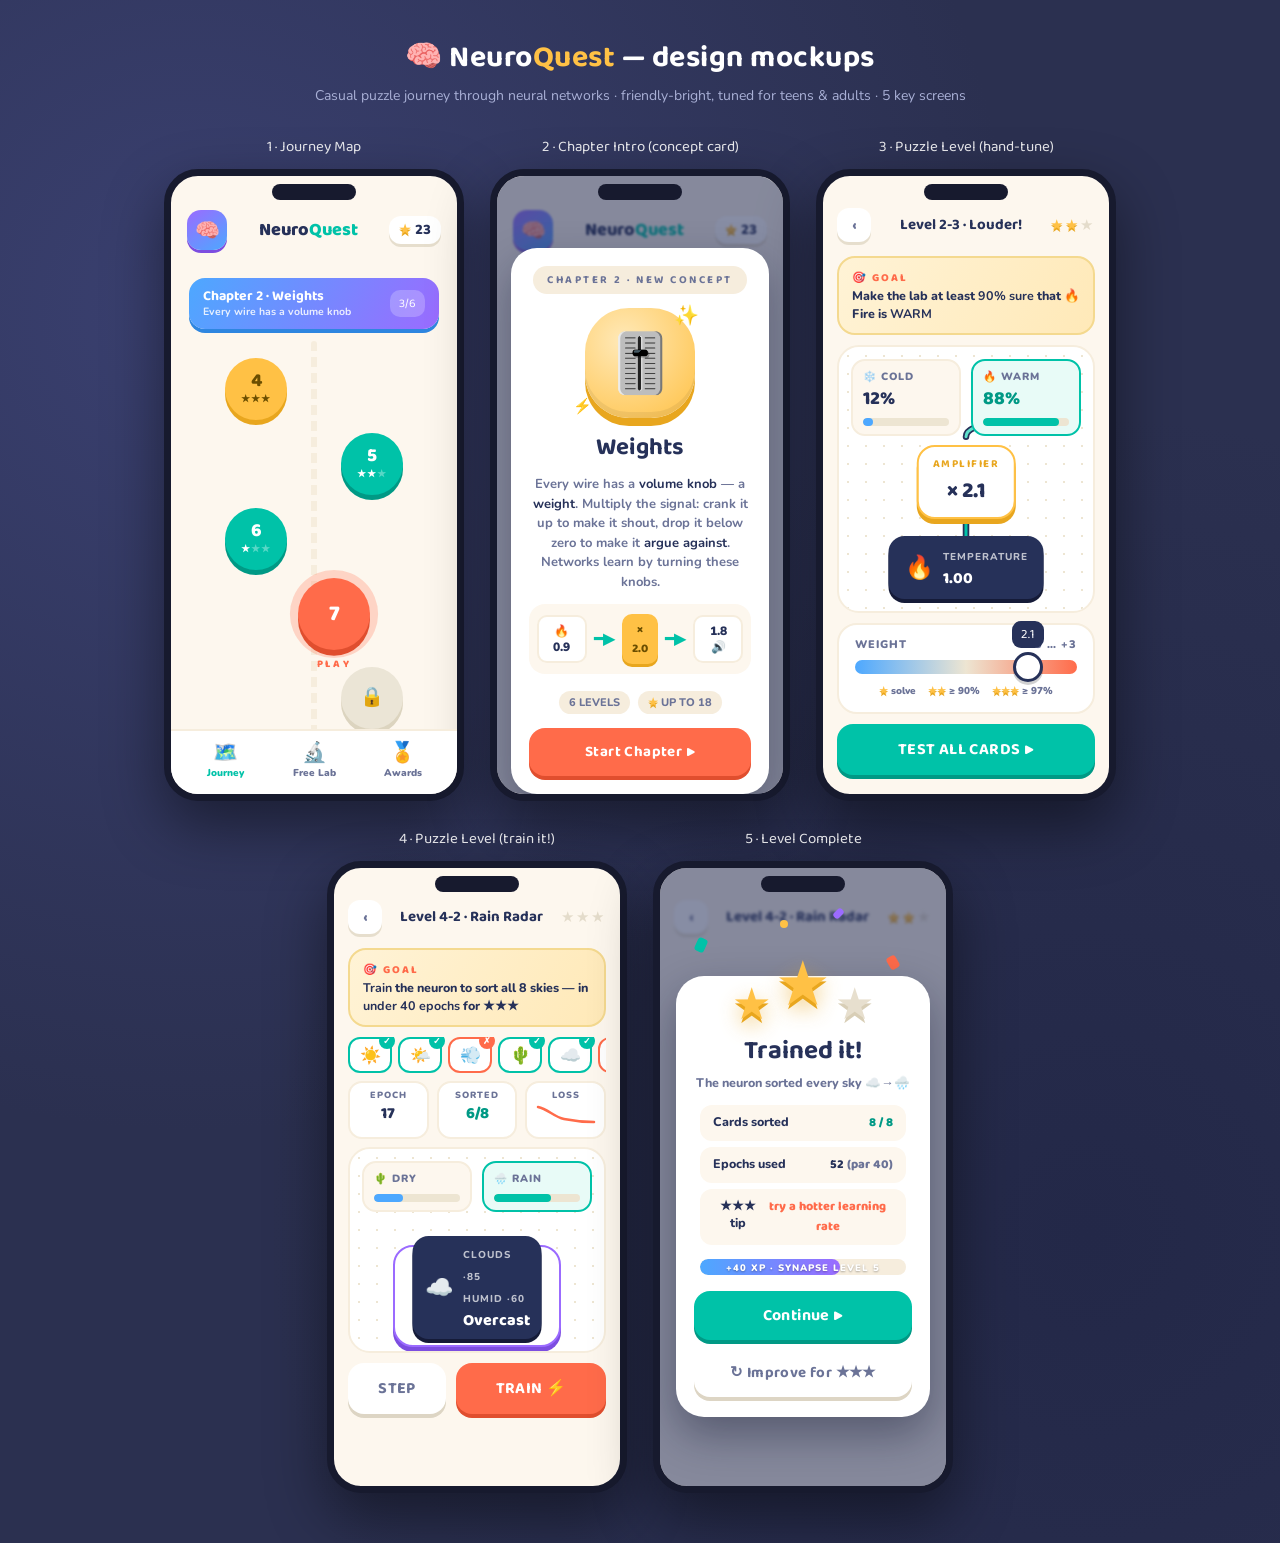
<file: neuroquest/design/mockups.html>
<!DOCTYPE html>
<html lang="en">
<head>
<meta charset="UTF-8">
<meta name="viewport" content="width=device-width, initial-scale=1.0">
<title>NeuroQuest — Design Mockups</title>
<link rel="preconnect" href="https://fonts.googleapis.com">
<link href="https://fonts.googleapis.com/css2?family=Baloo+2:wght@500;600;700;800&family=Nunito:ital,wght@0,500;0,700;0,800;0,900;1,600&display=swap" rel="stylesheet">
<style>
:root {
  --paper: #FDF7EE;
  --paper-deep: #F6EDDD;
  --ink: #263159;
  --ink-soft: #6B7397;
  --teal: #00C2A8;
  --teal-deep: #009985;
  --coral: #FF6B4A;
  --coral-deep: #E04E2E;
  --gold: #FFC145;
  --gold-deep: #E8A61E;
  --sky: #4DA8FF;
  --sky-deep: #2E86E0;
  --grape: #9B6BFF;
  --grape-deep: #7C4DE0;
  --locked: #C9C4B8;
  --card: #FFFFFF;
  --shadow: rgba(38, 49, 89, 0.14);
}
* { margin: 0; padding: 0; box-sizing: border-box; }
body {
  font-family: 'Nunito', sans-serif;
  background: #2B3050;
  background-image: radial-gradient(circle at 15% 20%, #3A4070 0%, transparent 50%),
                    radial-gradient(circle at 85% 80%, #232848 0%, transparent 50%);
  color: var(--ink);
  min-height: 100vh;
  padding: 34px 30px 50px;
}
h1.page-title {
  font-family: 'Baloo 2', cursive;
  color: #fff;
  text-align: center;
  font-size: 30px;
  letter-spacing: 0.5px;
}
h1.page-title span { color: var(--gold); }
p.page-sub {
  text-align: center;
  color: #A9B0D6;
  font-size: 14px;
  margin: 4px 0 30px;
}
.frames {
  display: flex;
  gap: 26px;
  justify-content: center;
  align-items: flex-start;
  flex-wrap: wrap;
}
.frame-wrap { text-align: center; }
.frame-label {
  font-family: 'Baloo 2', cursive;
  color: #fff;
  font-size: 15px;
  margin-bottom: 10px;
  opacity: 0.9;
}
.phone {
  width: 300px;
  height: 632px;
  background: var(--paper);
  border-radius: 34px;
  border: 7px solid #171A2E;
  box-shadow: 0 24px 60px rgba(0,0,0,0.45);
  overflow: hidden;
  position: relative;
  text-align: left;
}
.notch {
  position: absolute;
  top: 8px; left: 50%;
  transform: translateX(-50%);
  width: 84px; height: 16px;
  background: #171A2E;
  border-radius: 10px;
  z-index: 100;
}

/* ============ shared UI atoms ============ */
.btn {
  font-family: 'Baloo 2', cursive;
  font-weight: 700;
  font-size: 15px;
  color: #fff;
  border: none;
  border-radius: 16px;
  padding: 12px 22px;
  cursor: pointer;
  letter-spacing: 0.4px;
  display: inline-block;
  text-align: center;
}
.btn-teal   { background: var(--teal);  box-shadow: 0 4px 0 var(--teal-deep); }
.btn-coral  { background: var(--coral); box-shadow: 0 4px 0 var(--coral-deep); }
.btn-ghost  { background: #fff; color: var(--ink-soft); box-shadow: 0 4px 0 #DDD5C4; }
.pill {
  display: inline-block;
  background: var(--paper-deep);
  color: var(--ink-soft);
  border-radius: 99px;
  font-size: 11px;
  font-weight: 800;
  padding: 4px 10px;
}
.star { color: var(--gold); text-shadow: 0 1.5px 0 var(--gold-deep); }
.star.off { color: #E4DCCB; text-shadow: none; }

/* ============ SCREEN 1: Journey map ============ */
.hud {
  display: flex;
  align-items: center;
  justify-content: space-between;
  padding: 34px 16px 10px;
}
.hud .avatar {
  width: 40px; height: 40px;
  background: linear-gradient(145deg, var(--grape), var(--sky));
  border-radius: 14px;
  display: flex; align-items: center; justify-content: center;
  font-size: 20px;
  box-shadow: 0 3px 0 var(--grape-deep);
}
.hud .wordmark { font-family: 'Baloo 2', cursive; font-weight: 800; font-size: 18px; }
.hud .wordmark em { font-style: normal; color: var(--teal); }
.hud-stat {
  background: #fff;
  border-radius: 12px;
  padding: 5px 10px;
  font-weight: 900;
  font-size: 13px;
  box-shadow: 0 3px 0 #E6DECD;
}
.map-scroll { padding: 6px 0 70px; position: relative; }
.chapter-ribbon {
  margin: 12px 18px;
  background: linear-gradient(120deg, var(--sky), var(--grape));
  border-radius: 16px;
  color: #fff;
  padding: 10px 14px;
  box-shadow: 0 4px 0 var(--sky-deep);
  display: flex;
  justify-content: space-between;
  align-items: center;
}
.chapter-ribbon .cr-title { font-family: 'Baloo 2', cursive; font-size: 14px; font-weight: 700; line-height: 1.15; }
.chapter-ribbon .cr-sub { font-size: 10.5px; opacity: 0.85; font-weight: 700; }
.chapter-ribbon .cr-progress {
  font-family: 'Baloo 2', cursive;
  background: rgba(255,255,255,0.22);
  padding: 4px 9px;
  border-radius: 10px;
  font-size: 12px;
}
.path { position: relative; padding: 4px 0; }
.path .dotline {
  position: absolute;
  left: 50%; top: 0; bottom: 0;
  width: 6px;
  transform: translateX(-50%);
  background-image: linear-gradient(var(--paper-deep) 60%, transparent 0%);
  background-size: 6px 16px;
  border-radius: 3px;
  z-index: 0;
}
.node-row { position: relative; display: flex; justify-content: center; margin: 13px 0; z-index: 1; }
.node-row.l { transform: translateX(-58px); }
.node-row.r { transform: translateX(58px); }
.node {
  width: 62px; height: 62px;
  border-radius: 50%;
  display: flex; flex-direction: column;
  align-items: center; justify-content: center;
  font-family: 'Baloo 2', cursive;
  font-weight: 800;
  position: relative;
}
.node .n-num { font-size: 19px; line-height: 1; }
.node .n-stars { font-size: 9.5px; letter-spacing: 1px; margin-top: 1px; }
.node.done { background: var(--teal); color: #fff; box-shadow: 0 5px 0 var(--teal-deep); }
.node.done.gold { background: var(--gold); box-shadow: 0 5px 0 var(--gold-deep); color: #6B4E00; }
.node.current {
  background: var(--coral); color: #fff;
  box-shadow: 0 5px 0 var(--coral-deep), 0 0 0 7px rgba(255,107,74,0.25);
  transform: scale(1.16);
}
.node.current::after {
  content: 'PLAY';
  position: absolute;
  bottom: -20px;
  font-size: 9px;
  letter-spacing: 2px;
  color: var(--coral);
}
.node.locked { background: #EBE5D6; color: var(--locked); box-shadow: 0 5px 0 #DCD4BF; }
.boss-node {
  width: 74px; height: 74px;
  border-radius: 24px;
  background: linear-gradient(145deg, var(--grape), #6E45E0);
  box-shadow: 0 6px 0 #5834C4;
  color: #fff;
  display: flex; flex-direction: column; align-items: center; justify-content: center;
  font-family: 'Baloo 2', cursive;
}
.boss-node .b-ico { font-size: 24px; }
.boss-node .b-lbl { font-size: 8.5px; letter-spacing: 1.6px; font-weight: 700; opacity: 0.9; }
.tabbar {
  position: absolute;
  bottom: 0; left: 0; right: 0;
  background: #fff;
  border-top: 2px solid var(--paper-deep);
  display: flex;
  padding: 8px 10px 14px;
  z-index: 50;
}
.tab {
  flex: 1;
  text-align: center;
  font-size: 10px;
  font-weight: 900;
  color: var(--ink-soft);
}
.tab .t-ico { font-size: 20px; display: block; }
.tab.active { color: var(--teal); }

/* ============ SCREEN 2: Chapter intro ============ */
.dim { position: absolute; inset: 0; background: rgba(38,49,89,0.55); z-index: 20; }
.intro-card {
  position: absolute;
  left: 14px; right: 14px; top: 72px;
  background: var(--card);
  border-radius: 26px;
  padding: 18px 18px 18px;
  z-index: 30;
  box-shadow: 0 18px 40px rgba(15,20,45,0.35);
  text-align: center;
}
.intro-chip {
  font-family: 'Baloo 2', cursive;
  background: var(--paper-deep);
  color: var(--ink-soft);
  display: inline-block;
  font-size: 11px;
  font-weight: 700;
  letter-spacing: 2.5px;
  border-radius: 99px;
  padding: 5px 14px;
}
.intro-hero {
  margin: 14px auto 10px;
  width: 110px; height: 110px;
  background: radial-gradient(circle at 35% 30%, #FFE9B8, var(--gold));
  border-radius: 44px;
  display: flex; align-items: center; justify-content: center;
  font-size: 58px;
  box-shadow: 0 8px 0 var(--gold-deep), inset 0 -6px 0 rgba(0,0,0,0.06);
  position: relative;
}
.intro-hero .spark { position: absolute; font-size: 20px; }
.intro-hero .s1 { top: -6px; right: -4px; }
.intro-hero .s2 { bottom: 2px; left: -12px; font-size: 15px; }
.intro-card h2 {
  font-family: 'Baloo 2', cursive;
  font-size: 24px;
  margin: 2px 0 8px;
}
.intro-card p.lead {
  font-size: 13px;
  font-weight: 700;
  color: var(--ink-soft);
  line-height: 1.5;
  margin-bottom: 12px;
}
.intro-card p.lead b { color: var(--ink); }
.mini-diagram {
  display: flex;
  align-items: center;
  justify-content: center;
  gap: 7px;
  background: var(--paper);
  border-radius: 16px;
  padding: 10px 8px;
  margin-bottom: 16px;
  font-weight: 900;
  font-size: 12px;
}
.mini-diagram .md-box {
  background: #fff;
  border: 2px solid var(--paper-deep);
  border-radius: 10px;
  padding: 6px 9px;
}
.mini-diagram .md-amp {
  background: var(--gold);
  border: none;
  color: #6B4E00;
  box-shadow: 0 3px 0 var(--gold-deep);
  font-family: 'Baloo 2', cursive;
}
.mini-diagram .md-arrow { color: var(--teal); font-size: 15px; }
.intro-levels { margin-bottom: 14px; }

/* ============ SCREEN 3 & 4: Level play ============ */
.play-top {
  display: flex;
  align-items: center;
  justify-content: space-between;
  padding: 32px 14px 8px;
}
.icon-btn {
  width: 34px; height: 34px;
  background: #fff;
  border-radius: 12px;
  box-shadow: 0 3px 0 #E6DECD;
  display: flex; align-items: center; justify-content: center;
  font-size: 15px;
  font-weight: 900;
  color: var(--ink-soft);
}
.play-title { font-family: 'Baloo 2', cursive; font-weight: 700; font-size: 15px; }
.play-stars { font-size: 15px; letter-spacing: 2px; }
.goal-card {
  margin: 6px 14px 10px;
  background: linear-gradient(120deg, #FFF3D6, #FFE9B8);
  border: 2px solid #F4D98F;
  border-radius: 18px;
  padding: 10px 13px;
  font-size: 12.5px;
  font-weight: 800;
  line-height: 1.45;
}
.goal-card .g-tag {
  font-family: 'Baloo 2', cursive;
  color: var(--coral);
  font-size: 11px;
  letter-spacing: 2px;
}
.stage {
  position: relative;
  margin: 4px 14px;
  background: #fff;
  border-radius: 22px;
  border: 2px solid var(--paper-deep);
  height: 268px;
  overflow: hidden;
}
.stage .grid-bg {
  position: absolute; inset: 0;
  background-image: radial-gradient(#EDE5D2 1.4px, transparent 1.4px);
  background-size: 18px 18px;
}
.out-meters {
  position: absolute;
  top: 12px; left: 12px; right: 12px;
  display: flex;
  gap: 10px;
  z-index: 2;
}
.meter {
  flex: 1;
  background: var(--paper);
  border-radius: 14px;
  padding: 8px 10px;
  border: 2px solid var(--paper-deep);
}
.meter .m-name { font-size: 10.5px; font-weight: 900; color: var(--ink-soft); letter-spacing: 1px; }
.meter .m-val { font-family: 'Baloo 2', cursive; font-size: 19px; font-weight: 800; }
.meter .m-bar { height: 8px; background: #EDE5D2; border-radius: 6px; margin-top: 4px; overflow: hidden; }
.meter .m-fill { height: 100%; border-radius: 6px; }
.meter.win { border-color: var(--teal); background: #E8FBF7; }
.meter.win .m-val { color: var(--teal-deep); }
.wire-svg { position: absolute; inset: 0; z-index: 1; }
.comp-node {
  position: absolute;
  left: 50%;
  transform: translateX(-50%);
  background: #fff;
  border-radius: 18px;
  border: 2.5px solid var(--gold);
  box-shadow: 0 5px 0 var(--gold-deep);
  padding: 8px 14px;
  text-align: center;
  z-index: 3;
}
.comp-node .c-kind {
  font-family: 'Baloo 2', cursive;
  font-size: 11px;
  color: var(--gold-deep);
  letter-spacing: 1.5px;
  font-weight: 700;
}
.comp-node .c-val { font-family: 'Baloo 2', cursive; font-size: 22px; font-weight: 800; }
.input-chip {
  position: absolute;
  bottom: 12px; left: 50%;
  transform: translateX(-50%);
  background: var(--ink);
  color: #fff;
  border-radius: 16px;
  padding: 8px 16px;
  display: flex;
  align-items: center;
  gap: 9px;
  z-index: 3;
  box-shadow: 0 4px 0 #151B38;
}
.input-chip .ic-emoji { font-size: 23px; }
.input-chip .ic-name { font-size: 10px; font-weight: 800; opacity: 0.7; letter-spacing: 1px; }
.input-chip .ic-val { font-family: 'Baloo 2', cursive; font-size: 16px; font-weight: 800; }
.controls {
  margin: 10px 14px 0;
  background: #fff;
  border-radius: 20px;
  border: 2px solid var(--paper-deep);
  padding: 12px 16px 14px;
}
.controls .ctl-label {
  display: flex; justify-content: space-between;
  font-size: 11px; font-weight: 900; color: var(--ink-soft);
  letter-spacing: 1px;
  margin-bottom: 8px;
}
.slider-track {
  height: 14px;
  border-radius: 9px;
  background: linear-gradient(90deg, var(--sky) 0%, #EDE5D2 50%, var(--coral) 100%);
  position: relative;
}
.slider-thumb {
  position: absolute;
  top: 50%;
  width: 30px; height: 30px;
  background: #fff;
  border: 3px solid var(--ink);
  border-radius: 50%;
  transform: translate(-50%, -50%);
  box-shadow: 0 3px 0 rgba(0,0,0,0.18);
}
.slider-thumb .bubble {
  position: absolute;
  top: -34px; left: 50%;
  transform: translateX(-50%);
  background: var(--ink);
  color: #fff;
  font-family: 'Baloo 2', cursive;
  font-size: 13px;
  padding: 3px 9px;
  border-radius: 9px;
  white-space: nowrap;
}
.star-goals {
  display: flex;
  justify-content: center;
  gap: 12px;
  margin: 10px 0 0;
  font-size: 10px;
  font-weight: 900;
  color: var(--ink-soft);
}
.play-cta { display: flex; gap: 10px; margin: 10px 14px; }
.play-cta .btn { flex: 1; font-size: 16px; padding: 13px 10px; }

/* training variant bits */
.dataset-strip {
  display: flex;
  gap: 6px;
  margin: 0 14px 8px;
  overflow: hidden;
}
.d-chip {
  background: #fff;
  border: 2px solid var(--paper-deep);
  border-radius: 12px;
  min-width: 44px;
  padding: 5px 2px 4px;
  text-align: center;
  position: relative;
}
.d-chip .d-emoji { font-size: 17px; }
.d-chip .d-tick {
  position: absolute;
  top: -6px; right: -5px;
  width: 16px; height: 16px;
  border-radius: 50%;
  font-size: 9px;
  line-height: 16px;
  text-align: center;
  color: #fff;
  font-weight: 900;
}
.d-chip.ok .d-tick { background: var(--teal); }
.d-chip.bad .d-tick { background: var(--coral); }
.d-chip.ok { border-color: var(--teal); }
.d-chip.bad { border-color: var(--coral); }
.train-hud {
  display: flex;
  gap: 8px;
  margin: 0 14px 8px;
}
.thud {
  flex: 1;
  background: #fff;
  border: 2px solid var(--paper-deep);
  border-radius: 14px;
  text-align: center;
  padding: 6px 4px;
}
.thud .th-k { font-size: 9px; font-weight: 900; letter-spacing: 1px; color: var(--ink-soft); }
.thud .th-v { font-family: 'Baloo 2', cursive; font-size: 16px; font-weight: 800; }
.thud .th-v.teal { color: var(--teal-deep); }
.thud .th-v.coral { color: var(--coral); }
.loss-spark { height: 22px; margin-top: 2px; }

/* neuron node (training screen) */
.neuron-node {
  position: absolute;
  left: 50%; top: 96px;
  transform: translateX(-50%);
  width: 168px;
  background: #fff;
  border: 2.5px solid var(--grape);
  border-radius: 20px;
  box-shadow: 0 5px 0 var(--grape-deep);
  z-index: 3;
  padding: 8px 10px 10px;
  text-align: center;
}
.neuron-node .c-kind { font-family: 'Baloo 2', cursive; font-size: 11px; color: var(--grape); letter-spacing: 1.5px; font-weight: 700; }
.wbars { display: flex; gap: 8px; justify-content: center; margin-top: 5px; }
.wbar { width: 30px; }
.wbar .wb-track { height: 42px; background: var(--paper); border-radius: 8px; position: relative; overflow: hidden; }
.wbar .wb-fill { position: absolute; bottom: 0; left: 0; right: 0; border-radius: 8px; }
.wbar .wb-lbl { font-size: 9px; font-weight: 900; color: var(--ink-soft); margin-top: 3px; }

/* ============ SCREEN 5: Level complete ============ */
.confetti { position: absolute; border-radius: 3px; z-index: 25; }
.win-card {
  position: absolute;
  left: 16px; right: 16px; top: 108px;
  background: var(--card);
  border-radius: 28px;
  z-index: 30;
  box-shadow: 0 18px 44px rgba(15,20,45,0.4);
  text-align: center;
  padding: 54px 18px 20px;
}
.win-stars {
  position: absolute;
  top: -34px; left: 50%;
  transform: translateX(-50%);
  display: flex;
  align-items: flex-end;
  gap: 4px;
}
.wstar {
  font-size: 44px;
  color: var(--gold);
  text-shadow: 0 4px 0 var(--gold-deep);
  filter: drop-shadow(0 6px 10px rgba(232,166,30,0.45));
}
.wstar.mid { font-size: 62px; margin-bottom: 8px; }
.wstar.off { color: #E7DFCE; text-shadow: 0 4px 0 #D8CEB6; filter: none; }
.win-card h2 { font-family: 'Baloo 2', cursive; font-size: 26px; }
.win-card .w-sub { font-size: 12.5px; font-weight: 800; color: var(--ink-soft); margin: 2px 0 14px; }
.stat-rows { margin: 0 6px 14px; }
.stat-row {
  display: flex;
  justify-content: space-between;
  background: var(--paper);
  border-radius: 12px;
  padding: 8px 13px;
  font-size: 12.5px;
  font-weight: 800;
  margin-bottom: 6px;
}
.stat-row .sr-v { font-family: 'Baloo 2', cursive; }
.stat-row .good { color: var(--teal-deep); }
.xp-bar {
  background: var(--paper-deep);
  border-radius: 10px;
  height: 16px;
  margin: 0 6px 16px;
  overflow: hidden;
  position: relative;
}
.xp-fill {
  width: 68%;
  height: 100%;
  background: linear-gradient(90deg, var(--sky), var(--grape));
  border-radius: 10px;
}
.xp-bar .xp-lbl {
  position: absolute; inset: 0;
  font-size: 9.5px; font-weight: 900;
  color: #fff;
  display: flex; align-items: center; justify-content: center;
  letter-spacing: 1px;
  text-shadow: 0 1px 2px rgba(0,0,0,0.3);
}
.win-buttons { display: flex; flex-direction: column; gap: 9px; }
</style>
</head>
<body>

<h1 class="page-title">🧠 Neuro<span>Quest</span> — design mockups</h1>
<p class="page-sub">Casual puzzle journey through neural networks · friendly-bright, tuned for teens &amp; adults · 5 key screens</p>

<div class="frames">

  <!-- ================= SCREEN 1: JOURNEY MAP ================= -->
  <div class="frame-wrap">
    <div class="frame-label">1 · Journey Map</div>
    <div class="phone">
      <div class="notch"></div>
      <div class="hud">
        <div class="avatar">🧠</div>
        <div class="wordmark">Neuro<em>Quest</em></div>
        <div class="hud-stat"><span class="star">★</span> 23</div>
      </div>
      <div class="map-scroll">
        <div class="chapter-ribbon">
          <div>
            <div class="cr-title">Chapter 2 · Weights</div>
            <div class="cr-sub">Every wire has a volume knob</div>
          </div>
          <div class="cr-progress">3/6</div>
        </div>
        <div class="path">
          <div class="dotline"></div>
          <div class="node-row l">
            <div class="node done gold"><span class="n-num">4</span><span class="n-stars">★★★</span></div>
          </div>
          <div class="node-row r">
            <div class="node done"><span class="n-num">5</span><span class="n-stars">★★<span style="opacity:.35">★</span></span></div>
          </div>
          <div class="node-row l">
            <div class="node done"><span class="n-num">6</span><span class="n-stars">★<span style="opacity:.35">★★</span></span></div>
          </div>
          <div class="node-row" style="transform:translateX(20px)">
            <div class="node current"><span class="n-num">7</span></div>
          </div>
          <div class="node-row r" style="margin-top:22px">
            <div class="node locked"><span class="n-num">🔒</span></div>
          </div>
          <div class="node-row l">
            <div class="node locked"><span class="n-num">🔒</span></div>
          </div>
          <div class="node-row">
            <div class="boss-node"><span class="b-ico">🏆</span><span class="b-lbl">BOSS</span></div>
          </div>
        </div>
        <div class="chapter-ribbon" style="background:linear-gradient(120deg,#9aa3c0,#7d87a8); box-shadow:0 4px 0 #6a7392; opacity:.75">
          <div>
            <div class="cr-title">🔒 Chapter 3 · Bias &amp; ReLU</div>
            <div class="cr-sub">Teach it when NOT to fire</div>
          </div>
        </div>
      </div>
      <div class="tabbar">
        <div class="tab active"><span class="t-ico">🗺️</span>Journey</div>
        <div class="tab"><span class="t-ico">🔬</span>Free Lab</div>
        <div class="tab"><span class="t-ico">🏅</span>Awards</div>
      </div>
    </div>
  </div>

  <!-- ================= SCREEN 2: CHAPTER INTRO ================= -->
  <div class="frame-wrap">
    <div class="frame-label">2 · Chapter Intro (concept card)</div>
    <div class="phone">
      <div class="notch"></div>
      <!-- dimmed map behind -->
      <div class="hud" style="filter:blur(1px)">
        <div class="avatar">🧠</div>
        <div class="wordmark">Neuro<em>Quest</em></div>
        <div class="hud-stat"><span class="star">★</span> 23</div>
      </div>
      <div class="dim"></div>
      <div class="intro-card">
        <div class="intro-chip">CHAPTER 2 · NEW CONCEPT</div>
        <div class="intro-hero">🎚️
          <span class="spark s1">✨</span><span class="spark s2">⚡</span>
        </div>
        <h2>Weights</h2>
        <p class="lead">
          Every wire has a <b>volume knob</b> — a <b>weight</b>.
          Multiply the signal: crank it up to make it shout,
          drop it below zero to make it <b>argue against</b>.
          Networks learn by turning these knobs.
        </p>
        <div class="mini-diagram">
          <span class="md-box">🔥 0.9</span>
          <span class="md-arrow">━▶</span>
          <span class="md-box md-amp">× 2.0</span>
          <span class="md-arrow">━▶</span>
          <span class="md-box">1.8 🔊</span>
        </div>
        <div class="intro-levels">
          <span class="pill">6 LEVELS</span>&nbsp;
          <span class="pill"><span class="star">★</span> UP TO 18</span>
        </div>
        <div class="btn btn-coral" style="width:100%">Start Chapter ▶</div>
      </div>
    </div>
  </div>

  <!-- ================= SCREEN 3: PUZZLE (hand-tune) ================= -->
  <div class="frame-wrap">
    <div class="frame-label">3 · Puzzle Level (hand-tune)</div>
    <div class="phone">
      <div class="notch"></div>
      <div class="play-top">
        <div class="icon-btn">‹</div>
        <div class="play-title">Level 2-3 · Louder!</div>
        <div class="play-stars"><span class="star">★</span><span class="star">★</span><span class="star off">★</span></div>
      </div>
      <div class="goal-card">
        <span class="g-tag">🎯 GOAL</span><br>
        Make the lab at least <b>90% sure</b> that 🔥 Fire is <b>WARM</b>
      </div>
      <div class="stage">
        <div class="grid-bg"></div>
        <div class="out-meters">
          <div class="meter">
            <div class="m-name">❄️ COLD</div>
            <div class="m-val">12%</div>
            <div class="m-bar"><div class="m-fill" style="width:12%;background:var(--sky)"></div></div>
          </div>
          <div class="meter win">
            <div class="m-name">🔥 WARM</div>
            <div class="m-val">88%</div>
            <div class="m-bar"><div class="m-fill" style="width:88%;background:var(--teal)"></div></div>
          </div>
        </div>
        <svg class="wire-svg" viewBox="0 0 272 264">
          <path d="M 136 218 C 136 190, 136 172, 136 148" stroke="#263159" stroke-width="7" fill="none" stroke-linecap="round"/>
          <path d="M 136 218 C 136 190, 136 172, 136 148" stroke="#00C2A8" stroke-width="3.2" fill="none" stroke-linecap="round"/>
          <path d="M 136 96 C 136 78, 196 84, 200 62" stroke="#263159" stroke-width="7" fill="none" stroke-linecap="round"/>
          <path d="M 136 96 C 136 78, 196 84, 200 62" stroke="#5EE0CB" stroke-width="3.2" fill="none" stroke-linecap="round"/>
        </svg>
        <div class="comp-node" style="top:98px">
          <div class="c-kind">AMPLIFIER</div>
          <div class="c-val">× 2.1</div>
        </div>
        <div class="input-chip">
          <span class="ic-emoji">🔥</span>
          <span>
            <span class="ic-name">TEMPERATURE</span><br>
            <span class="ic-val">1.00</span>
          </span>
        </div>
      </div>
      <div class="controls">
        <div class="ctl-label"><span>WEIGHT</span><span>−3 … +3</span></div>
        <div class="slider-track">
          <div class="slider-thumb" style="left:78%"><div class="bubble">2.1</div></div>
        </div>
        <div class="star-goals">
          <span><span class="star">★</span> solve</span>
          <span><span class="star">★★</span> ≥ 90%</span>
          <span><span class="star">★★★</span> ≥ 97%</span>
        </div>
      </div>
      <div class="play-cta">
        <div class="btn btn-teal">TEST ALL CARDS ▶</div>
      </div>
    </div>
  </div>

  <!-- ================= SCREEN 4: PUZZLE (training) ================= -->
  <div class="frame-wrap">
    <div class="frame-label">4 · Puzzle Level (train it!)</div>
    <div class="phone">
      <div class="notch"></div>
      <div class="play-top">
        <div class="icon-btn">‹</div>
        <div class="play-title">Level 4-2 · Rain Radar</div>
        <div class="play-stars"><span class="star off">★</span><span class="star off">★</span><span class="star off">★</span></div>
      </div>
      <div class="goal-card">
        <span class="g-tag">🎯 GOAL</span><br>
        <b>Train</b> the neuron to sort all 8 skies — in <b>under 40 epochs</b> for ★★★
      </div>
      <div class="dataset-strip">
        <div class="d-chip ok"><div class="d-emoji">☀️</div><div class="d-tick">✓</div></div>
        <div class="d-chip ok"><div class="d-emoji">🌤️</div><div class="d-tick">✓</div></div>
        <div class="d-chip bad"><div class="d-emoji">💨</div><div class="d-tick">✗</div></div>
        <div class="d-chip ok"><div class="d-emoji">🌵</div><div class="d-tick">✓</div></div>
        <div class="d-chip ok"><div class="d-emoji">☁️</div><div class="d-tick">✓</div></div>
        <div class="d-chip bad"><div class="d-emoji">🌧️</div><div class="d-tick">✗</div></div>
        <div class="d-chip ok"><div class="d-emoji">⛈️</div><div class="d-tick">✓</div></div>
      </div>
      <div class="train-hud">
        <div class="thud"><div class="th-k">EPOCH</div><div class="th-v">17</div></div>
        <div class="thud"><div class="th-k">SORTED</div><div class="th-v teal">6/8</div></div>
        <div class="thud">
          <div class="th-k">LOSS</div>
          <svg class="loss-spark" viewBox="0 0 60 22">
            <path d="M2 4 C 12 6, 18 14, 28 16 S 50 19, 58 19" stroke="#FF6B4A" stroke-width="2.5" fill="none" stroke-linecap="round"/>
          </svg>
        </div>
      </div>
      <div class="stage" style="height:206px">
        <div class="grid-bg"></div>
        <div class="out-meters">
          <div class="meter">
            <div class="m-name">🌵 DRY</div>
            <div class="m-bar" style="margin-top:8px"><div class="m-fill" style="width:34%;background:var(--sky)"></div></div>
          </div>
          <div class="meter win">
            <div class="m-name">🌧️ RAIN</div>
            <div class="m-bar" style="margin-top:8px"><div class="m-fill" style="width:66%;background:var(--teal)"></div></div>
          </div>
        </div>
        <svg class="wire-svg" viewBox="0 0 272 206">
          <path d="M 100 168 C 100 140, 120 132, 128 116" stroke="#263159" stroke-width="6" fill="none" stroke-linecap="round"/>
          <path d="M 100 168 C 100 140, 120 132, 128 116" stroke="#5EE0CB" stroke-width="2.6" fill="none" stroke-linecap="round"/>
          <path d="M 172 168 C 172 140, 152 132, 146 116" stroke="#263159" stroke-width="6" fill="none" stroke-linecap="round"/>
          <path d="M 172 168 C 172 140, 152 132, 146 116" stroke="#00C2A8" stroke-width="2.6" fill="none" stroke-linecap="round"/>
        </svg>
        <div class="neuron-node">
          <div class="c-kind">🧠 NEURON</div>
          <div class="wbars">
            <div class="wbar">
              <div class="wb-track"><div class="wb-fill" style="height:70%;background:var(--teal)"></div></div>
              <div class="wb-lbl">W·CLOUD</div>
            </div>
            <div class="wbar">
              <div class="wb-track"><div class="wb-fill" style="height:55%;background:var(--teal)"></div></div>
              <div class="wb-lbl">W·HUMID</div>
            </div>
            <div class="wbar">
              <div class="wb-track"><div class="wb-fill" style="height:32%;background:var(--coral)"></div></div>
              <div class="wb-lbl">BIAS</div>
            </div>
          </div>
        </div>
        <div class="input-chip" style="padding:6px 12px">
          <span class="ic-emoji">☁️</span>
          <span>
            <span class="ic-name">CLOUDS ·85 &nbsp; HUMID ·60</span><br>
            <span class="ic-val">Overcast</span>
          </span>
        </div>
      </div>
      <div class="play-cta">
        <div class="btn btn-ghost" style="flex:0.6">STEP</div>
        <div class="btn btn-coral">TRAIN ⚡</div>
      </div>
    </div>
  </div>

  <!-- ================= SCREEN 5: LEVEL COMPLETE ================= -->
  <div class="frame-wrap">
    <div class="frame-label">5 · Level Complete</div>
    <div class="phone">
      <div class="notch"></div>
      <div class="play-top" style="filter:blur(1.5px)">
        <div class="icon-btn">‹</div>
        <div class="play-title">Level 4-2 · Rain Radar</div>
        <div class="play-stars"><span class="star">★</span><span class="star">★</span><span class="star off">★</span></div>
      </div>
      <div class="dim"></div>
      <!-- confetti -->
      <div class="confetti" style="top:70px;left:36px;width:10px;height:14px;background:var(--teal);transform:rotate(24deg)"></div>
      <div class="confetti" style="top:52px;left:120px;width:8px;height:8px;background:var(--gold);border-radius:50%"></div>
      <div class="confetti" style="top:88px;right:48px;width:10px;height:13px;background:var(--coral);transform:rotate(-30deg)"></div>
      <div class="confetti" style="top:40px;right:104px;width:7px;height:11px;background:var(--grape);transform:rotate(45deg)"></div>
      <div class="confetti" style="top:120px;left:74px;width:7px;height:7px;background:var(--sky);border-radius:50%"></div>
      <div class="confetti" style="top:390px;left:30px;width:9px;height:12px;background:var(--gold);transform:rotate(60deg)"></div>
      <div class="confetti" style="top:420px;right:36px;width:8px;height:8px;background:var(--teal);border-radius:50%"></div>
      <div class="win-card">
        <div class="win-stars">
          <span class="wstar">★</span><span class="wstar mid">★</span><span class="wstar off">★</span>
        </div>
        <h2>Trained it!</h2>
        <div class="w-sub">The neuron sorted every sky ☁️→🌧️</div>
        <div class="stat-rows">
          <div class="stat-row"><span>Cards sorted</span><span class="sr-v good">8 / 8</span></div>
          <div class="stat-row"><span>Epochs used</span><span class="sr-v">52 <span style="color:var(--ink-soft)">(par 40)</span></span></div>
          <div class="stat-row"><span>★★★ tip</span><span class="sr-v" style="color:var(--coral)">try a hotter learning rate</span></div>
        </div>
        <div class="xp-bar">
          <div class="xp-fill"></div>
          <div class="xp-lbl">+40 XP · SYNAPSE LEVEL 5</div>
        </div>
        <div class="win-buttons">
          <div class="btn btn-teal" style="font-size:16px">Continue ▶</div>
          <div class="btn btn-ghost">↻ Improve for ★★★</div>
        </div>
      </div>
    </div>
  </div>

</div>
</body>
</html>
</file>
<file: neuroquest/web/css/fonts.css>
/* Bundled fonts — Fredoka, Rubik, Share Tech Mono (SIL OFL 1.1, see fonts/OFL-*.txt).
   Shipped locally so the game works fully offline with no network requests. */
@font-face {
  font-family: 'Fredoka';
  font-style: normal;
  font-weight: 500;
  font-display: swap;
  src: url(../fonts/Fredoka-500.ttf) format('truetype');
}
@font-face {
  font-family: 'Fredoka';
  font-style: normal;
  font-weight: 600;
  font-display: swap;
  src: url(../fonts/Fredoka-600.ttf) format('truetype');
}
@font-face {
  font-family: 'Fredoka';
  font-style: normal;
  font-weight: 700;
  font-display: swap;
  src: url(../fonts/Fredoka-700.ttf) format('truetype');
}
@font-face {
  font-family: 'Rubik';
  font-style: normal;
  font-weight: 400;
  font-display: swap;
  src: url(../fonts/Rubik-400.ttf) format('truetype');
}
@font-face {
  font-family: 'Rubik';
  font-style: normal;
  font-weight: 500;
  font-display: swap;
  src: url(../fonts/Rubik-500.ttf) format('truetype');
}
@font-face {
  font-family: 'Rubik';
  font-style: normal;
  font-weight: 600;
  font-display: swap;
  src: url(../fonts/Rubik-600.ttf) format('truetype');
}
@font-face {
  font-family: 'Rubik';
  font-style: normal;
  font-weight: 700;
  font-display: swap;
  src: url(../fonts/Rubik-700.ttf) format('truetype');
}
@font-face {
  font-family: 'Rubik';
  font-style: normal;
  font-weight: 800;
  font-display: swap;
  src: url(../fonts/Rubik-800.ttf) format('truetype');
}
@font-face {
  font-family: 'Share Tech Mono';
  font-style: normal;
  font-weight: 400;
  font-display: swap;
  src: url(../fonts/ShareTechMono-400.ttf) format('truetype');
}
</file>
<file: neuroquest/web/css/style.css>
/* NeuroQuest — PCB Workbench design system */
:root {
  --board: #157347;
  --board-dark: #0E5434;
  --board-edge: #0A3D25;
  --gold: #E9B94F;
  --gold-hi: #FFD98A;
  --gold-deep: #B98A2E;
  --silk: #EFFFF4;
  --silk-dim: rgba(239, 255, 244, 0.55);
  --lcd: #C9DB74;
  --lcd-ink: #2A3B14;
  --led-red: #FF5349;
  --led-grn: #4AE581;
  --led-blu: #61B8FF;
  --chip: #23283B;
  --chip-lite: #3A415C;
  --chip-deep: #10131F;
  --paper: #FBF7EC;
  --ink: #24303F;
  --btn-red: #E8503F;
  --btn-red-deep: #B03225;
  --btn-grn: #23B36B;
  --btn-grn-deep: #157A47;
}
* { margin: 0; padding: 0; box-sizing: border-box; -webkit-tap-highlight-color: transparent; }
html, body { height: 100%; }
body {
  font-family: 'Rubik', sans-serif;
  background: #071710;
  color: var(--silk);
  overflow: hidden;
  user-select: none;
  -webkit-user-select: none;
  display: flex;
  align-items: center;
  justify-content: center;
}
#app {
  position: relative;
  margin: 0 auto;
  width: 100%;
  max-width: 430px;
  height: 100vh;
  height: 100dvh;
  max-height: 980px; /* keep phone proportions inside tall panes */
  overflow: hidden;  /* nothing may scroll the frame itself */
  background:
    radial-gradient(circle at 12% 6%, rgba(255, 255, 255, 0.06) 0%, transparent 30%),
    radial-gradient(rgba(10, 61, 37, 0.55) 1.6px, transparent 1.6px) 0 0 / 26px 26px,
    var(--board);
  overflow: hidden;
  box-shadow: 0 0 60px rgba(0, 0, 0, 0.6);
}
.mono { font-family: 'Share Tech Mono', monospace; }
.fredoka { font-family: 'Fredoka', sans-serif; }
.hidden { display: none !important; }

.screen { position: absolute; inset: 0; display: flex; flex-direction: column; }

/* ---------- atoms ---------- */
.btn {
  font-family: 'Fredoka', sans-serif;
  font-weight: 600;
  font-size: 16px;
  color: #fff;
  border: none;
  border-radius: 14px;
  padding: 13px 22px;
  text-align: center;
  letter-spacing: 0.5px;
  cursor: pointer;
  transition: transform 0.06s, box-shadow 0.06s;
}
.btn:active { transform: translateY(3px); }
.btn-red { background: var(--btn-red); box-shadow: 0 4.5px 0 var(--btn-red-deep), 0 0 18px rgba(232, 80, 63, 0.3); }
.btn-red:active { box-shadow: 0 1.5px 0 var(--btn-red-deep); }
.btn-grn { background: var(--btn-grn); box-shadow: 0 4.5px 0 var(--btn-grn-deep), 0 0 18px rgba(35, 179, 107, 0.3); }
.btn-grn:active { box-shadow: 0 1.5px 0 var(--btn-grn-deep); }
.btn-ghost { background: rgba(239, 255, 244, 0.08); color: var(--silk); border: 2px dashed rgba(239, 255, 244, 0.4); box-shadow: none; }
.star { color: var(--gold); text-shadow: 0 0 8px rgba(233, 185, 79, 0.55); }
.star.off { color: rgba(239, 255, 244, 0.22); text-shadow: none; }
.lcd {
  font-family: 'Share Tech Mono', monospace;
  background: linear-gradient(180deg, #D3E387, var(--lcd));
  color: var(--lcd-ink);
  border-radius: 7px;
  border: 2px solid var(--board-edge);
  box-shadow: inset 0 2px 5px rgba(42, 59, 20, 0.35);
  padding: 2px 8px;
}

/* ---------- HUD / map ---------- */
.hud {
  display: flex;
  align-items: center;
  justify-content: space-between;
  padding: 16px 16px 8px;
  flex-shrink: 0;
}
.hud .avatar {
  width: 42px; height: 42px;
  background: var(--chip);
  border-radius: 10px;
  display: flex; align-items: center; justify-content: center;
  font-size: 20px;
  border: 1.5px solid var(--chip-lite);
  box-shadow: 0 3px 0 var(--chip-deep);
  position: relative;
}
.hud .avatar::before, .hud .avatar::after {
  content: '';
  position: absolute; left: 6px; right: 6px;
  height: 5px;
  background: repeating-linear-gradient(90deg, var(--gold) 0 4px, transparent 4px 9px);
}
.hud .avatar::before { top: -7px; }
.hud .avatar::after { bottom: -7px; }
.hud .wordmark { font-family: 'Fredoka', sans-serif; font-weight: 700; font-size: 19px; }
.hud .wordmark em { font-style: normal; color: var(--gold); }
.hud-stat {
  background: var(--board-dark);
  border: 1.5px solid var(--gold);
  border-radius: 11px;
  padding: 5px 11px;
  font-weight: 700; font-size: 14px;
}
#map-scroll { flex: 1; overflow-y: auto; padding-bottom: 84px; }
.sector-bar {
  margin: 12px 16px;
  border: 2px solid var(--silk-dim);
  border-radius: 6px;
  padding: 9px 13px;
  display: flex; justify-content: space-between; align-items: center;
  background: rgba(10, 61, 37, 0.45);
  cursor: pointer;
}
.sector-bar.locked { opacity: 0.45; }
.sector-bar .sb-title { font-family: 'Fredoka', sans-serif; font-size: 14.5px; font-weight: 600; letter-spacing: 0.5px; }
.sector-bar .sb-sub { font-size: 11px; color: var(--silk-dim); }
.sector-bar .lcd { font-size: 13px; }
.sector-map { position: relative; }
.sector-map svg.traces { position: absolute; inset: 0; width: 100%; height: 100%; }
.pad {
  position: absolute;
  width: 64px; height: 64px;
  border-radius: 50%;
  display: flex; flex-direction: column;
  align-items: center; justify-content: center;
  font-family: 'Fredoka', sans-serif;
  font-weight: 700;
  cursor: pointer;
  z-index: 2;
}
.pad .n-num { font-size: 20px; line-height: 1.05; }
.pad .n-stars { font-size: 9.5px; letter-spacing: 1px; }
.pad.done {
  background: radial-gradient(circle at 35% 30%, var(--gold-hi), var(--gold) 70%);
  color: #5C4300;
  border: 3px solid var(--gold-deep);
  box-shadow: 0 3px 0 #8F6A20, inset 0 -3px 6px rgba(143, 106, 32, 0.5);
}
.pad.done .hole {
  width: 10px; height: 10px;
  background: var(--board-dark);
  border-radius: 50%;
  position: absolute; top: 7px; right: 9px;
  box-shadow: inset 0 1px 2px #000;
}
.pad.current {
  background: radial-gradient(circle at 35% 30%, #FF8A7A, var(--led-red) 70%);
  color: #fff;
  border: 3px solid var(--btn-red-deep);
  box-shadow: 0 0 0 6px rgba(255, 83, 73, 0.25), 0 0 26px rgba(255, 83, 73, 0.65), 0 3px 0 #8F241A;
  animation: pulse 1.6s ease-in-out infinite;
}
@keyframes pulse {
  0%, 100% { box-shadow: 0 0 0 5px rgba(255, 83, 73, 0.22), 0 0 18px rgba(255, 83, 73, 0.5), 0 3px 0 #8F241A; }
  50% { box-shadow: 0 0 0 9px rgba(255, 83, 73, 0.3), 0 0 30px rgba(255, 83, 73, 0.75), 0 3px 0 #8F241A; }
}
.pad.current .playlbl {
  position: absolute; bottom: -19px;
  font-size: 9px; letter-spacing: 2.5px;
  color: var(--led-red); font-weight: 700;
  text-shadow: 0 0 8px rgba(255, 83, 73, 0.8);
}
.pad.locked {
  background: rgba(10, 61, 37, 0.5);
  color: rgba(239, 255, 244, 0.35);
  border: 2.5px dashed rgba(239, 255, 244, 0.3);
  cursor: default;
}
.pad.chipstyle { border-radius: 9px; }
.tabbar {
  position: absolute;
  bottom: 0; left: 0; right: 0;
  background: var(--board-edge);
  border-top: 2px solid var(--gold);
  display: flex;
  padding: 8px 10px calc(10px + env(safe-area-inset-bottom));
  z-index: 50;
}
.tab { flex: 1; text-align: center; font-size: 10px; font-weight: 700; color: #7FAE92; cursor: pointer; }
.tab .t-ico { font-size: 20px; display: block; }
.tab.active { color: var(--gold); text-shadow: 0 0 10px rgba(233, 185, 79, 0.5); }

/* ---------- level screen ---------- */
.play-top {
  display: flex; align-items: center; justify-content: space-between;
  padding: 14px 14px 6px;
  flex-shrink: 0;
}
.icon-btn {
  width: 36px; height: 36px;
  background: var(--board-dark);
  border: 1.5px solid var(--silk-dim);
  border-radius: 10px;
  display: flex; align-items: center; justify-content: center;
  font-size: 17px; font-weight: 800; color: var(--silk);
  cursor: pointer;
}
.play-title { font-family: 'Fredoka', sans-serif; font-weight: 600; font-size: 15px; }
.play-stars { font-size: 16px; letter-spacing: 2px; }
.goal-card {
  margin: 4px 14px 8px;
  background: rgba(10, 61, 37, 0.55);
  border: 1.6px solid var(--gold);
  border-radius: 10px;
  padding: 8px 12px;
  font-size: 12.5px; font-weight: 500;
  line-height: 1.45;
  flex-shrink: 0;
}
.goal-card b { color: var(--gold-hi); }
.goal-card .g-tag { font-family: 'Share Tech Mono', monospace; color: var(--gold); font-size: 10px; letter-spacing: 2px; }
.dataset-strip {
  display: flex; gap: 8px;
  margin: 14px 2px 2px;
  /* % resolves against the strip's own container, so this never widens
     the app column — it only adds internal scroll room so any card,
     first or last, can be scrolled to the center. */
  padding: 2px calc(50% - 24px) 6px;
  flex-shrink: 0;
  overflow-x: auto;
  scrollbar-width: none;
}
.dataset-strip::-webkit-scrollbar { display: none; }
.d-chip {
  background: var(--chip);
  border: 1.5px solid var(--chip-lite);
  border-radius: 9px;
  min-width: 48px;
  padding: 5px 4px 4px;
  text-align: center;
  position: relative;
  box-shadow: 0 2.5px 0 var(--chip-deep);
  cursor: pointer;
  flex-shrink: 0;
}
.d-chip .d-emoji { font-size: 18px; }
.d-chip .d-name { font-size: 7.5px; color: var(--silk-dim); letter-spacing: 0.3px; white-space: nowrap; }
.d-chip.active { border-color: var(--gold); box-shadow: 0 2.5px 0 var(--chip-deep), 0 0 10px rgba(233, 185, 79, 0.4); }
.d-chip .d-tick {
  position: absolute; top: -6px; right: -5px;
  width: 15px; height: 15px;
  border-radius: 50%;
  font-size: 9px; line-height: 15px;
  text-align: center;
  color: #06230F;
  font-weight: 900;
}
.d-chip.ok .d-tick { background: var(--led-grn); box-shadow: 0 0 7px rgba(74, 229, 129, 0.7); }
.d-chip.bad .d-tick { background: var(--led-red); color: #fff; box-shadow: 0 0 7px rgba(255, 83, 73, 0.7); }

.stage-wrap { flex: 1; display: flex; flex-direction: column; margin: 0 14px; min-height: 0; }
.stage {
  position: relative;
  background: var(--board-dark);
  border-radius: 12px;
  border: 2px solid var(--board-edge);
  box-shadow: inset 0 0 30px rgba(0, 0, 0, 0.35);
  flex: 1;
  min-height: 230px;
  overflow: hidden;
}
.silk-corner {
  position: absolute;
  font-family: 'Share Tech Mono', monospace;
  font-size: 8.5px;
  color: var(--silk-dim);
  z-index: 4;
  letter-spacing: 1px;
  pointer-events: none;
}
.screwhole {
  position: absolute;
  width: 13px; height: 13px;
  border-radius: 50%;
  background: radial-gradient(circle at 38% 34%, #FFE9B8, var(--gold) 60%);
  box-shadow: inset 0 1px 2px rgba(0, 0, 0, 0.5);
  z-index: 4;
  pointer-events: none;
}
.screwhole::after { content: ''; position: absolute; inset: 4px; background: #071710; border-radius: 50%; }

.wires-svg { position: absolute; inset: 0; z-index: 1; width: 100%; height: 100%; }
.wires-svg path.wire { stroke: var(--gold); stroke-width: 3.4; fill: none; stroke-linejoin: round; stroke-linecap: round; cursor: pointer; pointer-events: stroke; }
.wires-svg path.wire.locked { cursor: default; opacity: 0.9; }
.wires-svg path.wirehit { stroke: transparent; stroke-width: 16; fill: none; cursor: pointer; pointer-events: stroke; }
.wires-svg circle.via { fill: var(--board-edge); stroke: var(--gold); stroke-width: 2.4; pointer-events: none; }

/* meters */
.out-row { position: absolute; top: 10px; left: 12px; right: 12px; display: flex; gap: 8px; z-index: 3; }
.meter {
  flex: 1;
  min-width: 0; /* let flex shrink meters below content width — 3-up rows must never overflow the board */
  background: var(--chip);
  border-radius: 9px;
  padding: 6px 8px 7px;
  box-shadow: 0 3px 0 var(--chip-deep);
  border: 1px solid var(--chip-lite);
}
.meter .m-head { display: flex; justify-content: space-between; align-items: baseline; gap: 4px; margin-bottom: 4px; }
.meter .m-name { font-size: 9px; font-weight: 700; color: var(--silk-dim); letter-spacing: 0.6px; white-space: nowrap; overflow: hidden; text-overflow: ellipsis; }
/* 3+ outputs: compact type so every meter stays inside the viewport */
.out-row.tight { gap: 6px; }
.out-row.tight .meter { padding: 5px 6px 6px; }
.out-row.tight .m-name { font-size: 10.5px !important; letter-spacing: 0.2px !important; }
.out-row.tight .m-val { font-size: 16px !important; }
.out-row.tight .ledbar { gap: 2px; }
.meter .m-val { font-family: 'Share Tech Mono', monospace; font-size: 13px; color: var(--silk); }
.ledbar { display: flex; gap: 2.5px; margin-bottom: 6px; }
.ledbar i { flex: 1; height: 11px; border-radius: 2.5px; background: rgba(239, 255, 244, 0.1); }
.meter .ledbar i.on { background: var(--led-blu); box-shadow: 0 0 6px rgba(97, 184, 255, 0.8); }
.meter.winner { border-color: var(--led-grn); box-shadow: 0 3px 0 var(--chip-deep), 0 0 14px rgba(74, 229, 129, 0.35); }
.meter.winner .ledbar i.on { background: var(--led-grn); box-shadow: 0 0 6px rgba(74, 229, 129, 0.8); }
.meter .m-pad {
  margin: 0 auto;
  width: 20px; height: 20px;
  border-radius: 50%;
  background: radial-gradient(circle at 38% 34%, var(--gold-hi), var(--gold) 65%);
  border: 2px solid var(--gold-deep);
  box-shadow: inset 0 1px 2px rgba(0, 0, 0, 0.4);
  cursor: pointer;
}
.meter .m-pad::after { content: ''; display: block; margin: 5px auto; width: 6px; height: 6px; background: var(--chip); border-radius: 50%; }

/* potentiometer / amp */
.pot-wrap { position: absolute; z-index: 3; text-align: center; transform: translate(-50%, -50%); }
/* modules are movable — body drag repositions, wires follow */
.pot-wrap, .nchip, .normchip, .sumnode, .refblock { cursor: grab; touch-action: none; }
.pot-wrap.dragging, .nchip.dragging, .normchip.dragging, .sumnode.dragging, .refblock.dragging {
  cursor: grabbing; z-index: 6;
}
.pot {
  width: 62px; height: 62px;
  border-radius: 50%;
  background: radial-gradient(circle at 38% 32%, #4A526E, var(--chip) 62%);
  border: 3px solid var(--chip-deep);
  box-shadow: 0 4px 0 var(--chip-deep), inset 0 2px 4px rgba(255, 255, 255, 0.15);
  position: relative;
  margin: 0 auto;
  cursor: pointer;
  transition: box-shadow 0.15s;
}
.pot-wrap.selected .pot { box-shadow: 0 4px 0 var(--chip-deep), 0 0 0 3px var(--gold), 0 0 16px rgba(233, 185, 79, 0.5); }
.pot .tick {
  position: absolute;
  left: 50%; top: 4px;
  width: 4px; height: 19px;
  background: var(--gold);
  border-radius: 3px;
  transform-origin: 50% 27px;
  transform: translateX(-50%) rotate(0deg);
  box-shadow: 0 0 8px rgba(233, 185, 79, 0.7);
  transition: transform 0.12s;
}
.pot-lbl { margin-top: 4px; }
.pot-lbl .lcd { font-size: 11.5px; padding: 1px 6px; }
.pot-name {
  position: absolute; top: -14px; left: 50%; transform: translateX(-50%);
  font-family: 'Share Tech Mono', monospace;
  font-size: 9px; color: var(--silk-dim); letter-spacing: 1px;
  white-space: nowrap;
  background: rgba(10, 61, 37, 0.92);
  padding: 1px 6px;
  border-radius: 6px;
  z-index: 2;
}
.pot-pin {
  width: 16px; height: 16px;
  border-radius: 50%;
  background: radial-gradient(circle at 38% 34%, var(--gold-hi), var(--gold) 65%);
  border: 2px solid var(--gold-deep);
  position: absolute; left: 50%;
  transform: translateX(-50%);
  cursor: pointer;
  touch-action: none;
}
.pot-pin::after {
  content: '';
  display: block;
  margin: 4px auto;
  width: 5px; height: 5px;
  background: var(--chip);
  border-radius: 50%;
}
.pot-pin.pin-in { bottom: -21px; }
.pot-pin.pin-out { top: -37px; }
.pot-wrap .pin-stub {
  position: absolute; left: 50%;
  transform: translateX(-50%);
  width: 3.5px;
  background: var(--gold);
  opacity: 0.9;
  pointer-events: none;
}
.pot-wrap .stub-out { top: -22px; height: 22px; }
.pot-wrap .stub-in { bottom: -6px; height: 8px; }
.static-pads .pot-pin { cursor: default; }

/* neuron chip pads */
.nc-pad {
  position: absolute;
  width: 15px; height: 15px;
  border-radius: 50%;
  background: radial-gradient(circle at 38% 34%, var(--gold-hi), var(--gold) 65%);
  border: 2px solid var(--gold-deep);
  touch-action: none;
}
.nc-pad::after {
  content: '';
  display: block;
  margin: 3.5px auto;
  width: 4px; height: 4px;
  background: var(--chip);
  border-radius: 50%;
}
.nc-pad.out { top: -24px; left: 50%; transform: translateX(-50%); }
.nc-pad.in { bottom: -22px; }

/* gate variant of the pot */
.pot-wrap.gate .pot {
  border-color: var(--gold-deep);
  background: radial-gradient(circle at 38% 32%, #6B5B30, #2E2A1A 62%);
}
.pot-wrap.gate .pot .tick { background: #FFC848; }

/* neuron DIP chip */
.nchip {
  position: absolute;
  transform: translate(-50%, -50%);
  width: 118px;
  background: linear-gradient(180deg, var(--chip-lite), var(--chip) 40%);
  border-radius: 8px;
  z-index: 3;
  padding: 7px 10px 8px;
  text-align: center;
  box-shadow: 0 4px 0 var(--chip-deep);
}
.nchip::before, .nchip::after {
  content: '';
  position: absolute;
  top: 12px; bottom: 12px;
  width: 8px;
  background: repeating-linear-gradient(180deg, var(--gold) 0 6px, transparent 6px 15px);
}
.nchip::before { left: -9px; }
.nchip::after { right: -9px; }
.nchip .nc-dot { position: absolute; top: 6px; left: 9px; width: 6px; height: 6px; border-radius: 50%; background: var(--chip-deep); }
.nchip .nc-name { font-family: 'Share Tech Mono', monospace; font-size: 9px; color: var(--gold); letter-spacing: 1.5px; }
.nbars { display: flex; gap: 7px; justify-content: center; margin-top: 5px; }
.nbar { width: 22px; }
.nbar .nb-track {
  height: 34px;
  background: var(--chip-deep);
  border-radius: 4px;
  position: relative;
  overflow: hidden;
}
.nbar .nb-fill {
  position: absolute; bottom: 0; left: 2px; right: 2px;
  border-radius: 3px;
  background: var(--led-grn);
  transition: height 0.12s, background 0.12s;
  box-shadow: 0 0 6px rgba(74, 229, 129, 0.6);
}
.nbar .nb-lbl { font-family: 'Share Tech Mono', monospace; font-size: 8px; color: var(--silk-dim); margin-top: 2px; }

/* frozen reference block */
.refblock {
  position: absolute;
  transform: translate(-50%, -50%);
  background: var(--chip);
  border: 1px dashed var(--chip-lite);
  border-radius: 8px;
  padding: 5px 9px;
  text-align: center;
  z-index: 3;
  box-shadow: 0 3px 0 var(--chip-deep);
}
.refblock .rb-name { font-family: 'Share Tech Mono', monospace; font-size: 8.5px; color: var(--silk-dim); letter-spacing: 1.5px; }
.refblock .lcd { font-size: 11px; padding: 0 6px; margin-top: 2px; display: inline-block; }

/* training console */
.train-hud { display: flex; gap: 8px; margin-bottom: 8px; }
.thud {
  flex: 1;
  background: var(--chip);
  border: 1px solid var(--chip-lite);
  border-radius: 10px;
  text-align: center;
  padding: 4px 4px 6px;
  box-shadow: 0 2.5px 0 var(--chip-deep);
}
.thud .th-k { font-size: 8.5px; font-weight: 700; letter-spacing: 2px; color: var(--silk-dim); }
.thud .lcd { font-size: 13px; margin-top: 2px; display: inline-block; padding: 0 8px; }
.loss-spark { height: 22px; margin-top: 2px; width: 90%; }
.train-btns { display: flex; gap: 8px; margin-top: 8px; }
.train-btns .btn { flex: 1; padding: 9px 6px; font-size: 13px; }
.train-btns .btn.running { background: var(--gold); color: #3A2B00; box-shadow: 0 4.5px 0 var(--gold-deep); }

/* input pins */
.in-row { position: absolute; bottom: 10px; left: 12px; right: 12px; display: flex; gap: 8px; justify-content: center; z-index: 3; }
.pinblock {
  background: var(--chip);
  border: 1px solid var(--chip-lite);
  border-radius: 9px;
  padding: 5px 10px 7px;
  text-align: center;
  box-shadow: 0 3px 0 var(--chip-deep);
  position: relative;
  min-width: 74px;
}
.pinblock .p-pad {
  margin: 0 auto 4px;
  width: 20px; height: 20px;
  border-radius: 50%;
  background: radial-gradient(circle at 38% 34%, var(--gold-hi), var(--gold) 65%);
  border: 2px solid var(--gold-deep);
  cursor: pointer;
  touch-action: none;
}
.pinblock .p-pad::after { content: ''; display: block; margin: 5px auto; width: 6px; height: 6px; background: var(--chip); border-radius: 50%; }
.pinblock .p-name { font-size: 8px; font-weight: 700; color: var(--silk-dim); letter-spacing: 1px; white-space: nowrap; }
.pinblock .lcd { font-size: 11px; padding: 0 6px; margin-top: 3px; display: inline-block; }
.p-pad.armed, .m-pad.armed, .pot-pin.armed, .nc-pad.armed {
  box-shadow: 0 0 0 3px var(--led-grn), 0 0 14px rgba(74, 229, 129, 0.8) !important;
}
.droppable {
  animation: droppulse 0.9s ease-in-out infinite;
}
@keyframes droppulse {
  0%, 100% { box-shadow: 0 0 0 2px var(--led-grn), 0 0 8px rgba(74, 229, 129, 0.5); }
  50% { box-shadow: 0 0 0 5px var(--led-grn), 0 0 18px rgba(74, 229, 129, 0.9); }
}
.wires-svg path.ghost {
  stroke: var(--led-grn);
  stroke-width: 3;
  stroke-dasharray: 8 6;
  fill: none;
  stroke-linecap: round;
  stroke-linejoin: round;
  pointer-events: none;
  filter: drop-shadow(0 0 4px rgba(74, 229, 129, 0.7));
}

/* card → input connector traces */
#lv-cardlinks {
  position: absolute;
  inset: 0;
  pointer-events: none;
  z-index: 6;
  width: 100%;
  height: 100%;
}
#lv-cardlinks path {
  animation: dashflow 0.9s linear infinite;
}
@keyframes dashflow {
  to { stroke-dashoffset: -22; }
}
.stage-wrap { position: relative; }

/* controls */
.controls {
  margin: 8px 14px 0;
  background: rgba(10, 61, 37, 0.55);
  border: 1.5px solid rgba(239, 255, 244, 0.35);
  border-radius: 12px;
  padding: 9px 14px 11px;
  flex-shrink: 0;
}
.controls .ctl-label {
  display: flex; justify-content: space-between;
  font-family: 'Share Tech Mono', monospace;
  font-size: 10px; color: var(--silk-dim);
  letter-spacing: 2px;
  margin-bottom: 6px;
}
input[type=range].knob-slider {
  width: 100%;
  appearance: none;
  -webkit-appearance: none;
  height: 12px;
  border-radius: 8px;
  background: linear-gradient(90deg, var(--led-blu) 0%, rgba(0, 0, 0, 0.35) 50%, var(--led-red) 100%);
  border: 2px solid var(--board-edge);
  outline: none;
}
input[type=range].knob-slider::-webkit-slider-thumb {
  appearance: none;
  -webkit-appearance: none;
  width: 26px; height: 26px;
  border-radius: 50%;
  background: radial-gradient(circle at 38% 32%, #4A526E, var(--chip) 65%);
  border: 2.5px solid var(--gold);
  box-shadow: 0 0 12px rgba(233, 185, 79, 0.5);
  cursor: pointer;
}
.star-goals {
  display: flex; justify-content: center; gap: 13px;
  margin-top: 7px;
  font-size: 10.5px; font-weight: 600; color: var(--silk-dim);
}
.play-cta { display: flex; gap: 10px; margin: 8px 14px calc(12px + env(safe-area-inset-bottom)); flex-shrink: 0; }
.play-cta .btn { flex: 1; font-size: 15px; padding: 12px 10px; }

/* ---------- modals ---------- */
.modal-back {
  position: absolute; inset: 0;
  background: rgba(4, 15, 9, 0.75);
  z-index: 90;
  display: flex; align-items: center; justify-content: center;
  padding: 18px;
}
.datasheet {
  background: var(--paper);
  color: var(--ink);
  border-radius: 12px;
  box-shadow: 0 22px 50px rgba(0, 0, 0, 0.6);
  width: 100%;
  max-width: 360px;
  max-height: 88%;
  overflow-y: auto;
  text-align: center;
}
.ds-head {
  display: flex; justify-content: space-between; align-items: center;
  background: var(--ink);
  color: #fff;
  padding: 10px 14px;
  font-family: 'Share Tech Mono', monospace;
  font-size: 11px;
  letter-spacing: 1px;
  border-radius: 12px 12px 0 0;
}
.ds-head b { color: var(--gold); }
.ds-body { padding: 14px 18px 18px; }
.ds-sym {
  margin: 4px auto 10px;
  width: 100%; height: 104px;
  border: 1.6px solid rgba(36, 48, 63, 0.35);
  border-radius: 6px;
  background:
    linear-gradient(rgba(36, 48, 63, 0.06) 1px, transparent 1px) 0 0 / 14px 14px,
    linear-gradient(90deg, rgba(36, 48, 63, 0.06) 1px, transparent 1px) 0 0 / 14px 14px;
}
.datasheet h2 { font-family: 'Fredoka', sans-serif; font-size: 24px; font-weight: 700; margin: 4px 0 8px; }
.datasheet p.lead { font-size: 13px; font-weight: 500; color: #5A6878; line-height: 1.55; margin-bottom: 12px; text-align: left; }
.datasheet p.lead b { color: var(--ink); }
.spec-table { width: 100%; border-collapse: collapse; font-size: 11px; margin-bottom: 14px; font-family: 'Share Tech Mono', monospace; }
.spec-table td { border: 1.4px solid rgba(36, 48, 63, 0.3); padding: 5px 8px; }
.spec-table td:first-child { text-align: left; color: #5A6878; }
.spec-table td:last-child { text-align: right; font-weight: 700; }

/* win modal */
.win-card {
  background: var(--paper);
  color: var(--ink);
  border-radius: 12px;
  box-shadow: 0 22px 50px rgba(0, 0, 0, 0.6);
  width: 100%;
  max-width: 340px;
  text-align: center;
  padding: 46px 18px 18px;
  position: relative;
}
.win-stars {
  position: absolute; top: -32px; left: 50%;
  transform: translateX(-50%);
  display: flex; align-items: flex-end; gap: 4px;
}
.wstar {
  font-size: 42px;
  color: var(--gold);
  text-shadow: 0 3px 0 var(--gold-deep);
  filter: drop-shadow(0 5px 10px rgba(233, 185, 79, 0.5));
  opacity: 0;
  transform: scale(0.2);
}
.wstar.mid { font-size: 58px; margin-bottom: 8px; }
.wstar.show { animation: starpop 0.45s cubic-bezier(0.2, 1.6, 0.4, 1) forwards; }
.wstar.off { color: #E2DACA; text-shadow: 0 3px 0 #CFC5B0; filter: none; opacity: 1; transform: none; }
@keyframes starpop { to { opacity: 1; transform: scale(1); } }
.stamp {
  position: absolute;
  top: 46px; right: 12px;
  font-family: 'Share Tech Mono', monospace;
  font-size: 11.5px;
  color: var(--btn-grn);
  border: 2.5px solid var(--btn-grn);
  border-radius: 6px;
  padding: 3px 8px;
  transform: rotate(11deg);
  letter-spacing: 2px;
  opacity: 0.9;
}
.win-card h2 { font-family: 'Fredoka', sans-serif; font-size: 24px; font-weight: 700; }
.win-card .w-sub { font-family: 'Share Tech Mono', monospace; font-size: 10.5px; color: #5A6878; margin: 3px 0 12px; letter-spacing: 0.5px; }
.stat-rows { margin: 0 4px 12px; border: 1.5px solid rgba(36, 48, 63, 0.3); border-radius: 8px; overflow: hidden; }
.stat-row {
  display: flex; justify-content: space-between;
  padding: 7px 12px;
  font-size: 12.5px; font-weight: 500;
  border-bottom: 1.5px solid rgba(36, 48, 63, 0.18);
  background: #fff;
}
.stat-row:last-child { border-bottom: none; }
.stat-row .sr-v { font-family: 'Share Tech Mono', monospace; }
.stat-row .sr-v.good { color: var(--btn-grn); }
.stat-row .sr-v.tip { color: var(--btn-red); }
.win-buttons { display: flex; flex-direction: column; gap: 9px; }

/* toast */
#toast {
  position: absolute;
  left: 50%; bottom: 110px;
  transform: translateX(-50%);
  background: var(--chip);
  color: var(--silk);
  border: 1.5px solid var(--gold);
  border-radius: 10px;
  padding: 9px 16px;
  font-size: 13px;
  font-weight: 600;
  z-index: 120;
  opacity: 0;
  transition: opacity 0.25s;
  pointer-events: none;
  max-width: 85%;
  text-align: center;
}
#toast.show { opacity: 1; }

/* confetti */
.confetti {
  position: absolute;
  width: 8px; height: 12px;
  z-index: 95;
  animation: fall 1.6s ease-in forwards;
}
@keyframes fall {
  0% { transform: translateY(-20px) rotate(0deg); opacity: 1; }
  100% { transform: translateY(300px) rotate(340deg); opacity: 0; }
}
.shake { animation: shake 0.4s; }
@keyframes shake {
  0%, 100% { transform: translateX(0); }
  25% { transform: translateX(-7px); }
  75% { transform: translateX(7px); }
}

/* ================================================================
   READABILITY & INTERACTION PASS
   Bigger type everywhere, big rotary knobs, expected-output badge,
   drag-scrollable card rack.
   ================================================================ */

/* --- type scale up --- */
.play-title { font-size: 18px; }
.play-stars { font-size: 18px; }
.goal-card { font-size: 15.5px; line-height: 1.5; padding: 12px 15px; }
.goal-card .g-tag { font-size: 12px; }
.m-name { font-size: 14px !important; letter-spacing: 0.5px !important; }
.m-val { font-size: 24px !important; }
.p-name { font-size: 12.5px !important; letter-spacing: 0.5px !important; }
.lcd { font-size: 14px !important; padding: 1px 8px !important; }
.pot-name { font-size: 12px !important; letter-spacing: 1px !important; }
.d-chip .d-name { font-size: 11px !important; }
.d-chip { min-width: 62px !important; padding: 7px 6px 6px !important; }
.d-chip .d-emoji { font-size: 24px !important; }
.star-goals { font-size: 13px !important; gap: 16px !important; }
.ctl-label { font-size: 13px !important; }
.btn { font-size: 17px !important; }
.train-btns .btn { font-size: 15px !important; }
.thud .th-k { font-size: 11px !important; }
.thud .lcd { font-size: 15px !important; }
.nc-name { font-size: 11px !important; }
.nbar .nb-lbl { font-size: 10px !important; }
.rb-name { font-size: 10.5px !important; }
.silk-corner { font-size: 10px !important; }
.toast-bump { font-size: 14px; }
#toast { font-size: 14.5px !important; }
.sb-title { font-size: 16px !important; }
.sb-sub { font-size: 13px !important; }
.tab { font-size: 12.5px !important; }
.ds-body .lead { font-size: 15.5px !important; line-height: 1.6 !important; }
.spec-table td { font-size: 13px !important; }
.stat-row { font-size: 14.5px !important; }
.w-sub { font-size: 13.5px !important; }
.hud .wordmark { font-size: 20px !important; }
.hud-stat { font-size: 16px !important; }

/* --- big rotary knobs (drag to turn) --- */
.pot {
  width: 80px !important;
  height: 80px !important;
  cursor: grab;
  touch-action: none;
}
.pot:active { cursor: grabbing; }
.pot .tick {
  height: 30px !important;
  width: 5px !important;
  border-radius: 3px;
}
.pot-wrap.turning .pot {
  box-shadow: 0 0 0 4px rgba(233, 185, 79, 0.45), 0 6px 14px rgba(0, 0, 0, 0.5);
}
.pot-wrap .pin-out { top: -39px; }
.pot-wrap .stub-out { top: -24px; height: 24px; }
/* min/max silk marks around the dial */
.pot::before {
  content: '−3';
  position: absolute;
  left: -20px; bottom: -4px;
  font-family: 'Share Tech Mono', monospace;
  font-size: 11px;
  color: var(--silk-dim);
}
.pot::after {
  content: '+3';
  position: absolute;
  right: -22px; bottom: -4px;
  font-family: 'Share Tech Mono', monospace;
  font-size: 11px;
  color: var(--silk-dim);
}

/* --- expected-output badge on meters --- */
.meter { position: relative; overflow: visible; }
.m-expect {
  position: absolute;
  top: -13px; left: 50%;
  transform: translateX(-50%);
  background: var(--gold);
  color: #3A2B00;
  font-family: 'Share Tech Mono', monospace;
  font-size: 10.5px;
  font-weight: 700;
  letter-spacing: 0.5px;
  padding: 2px 9px;
  border-radius: 99px;
  white-space: nowrap;
  z-index: 4;
  box-shadow: 0 2px 6px rgba(0, 0, 0, 0.45);
}
.m-expect.hidden { display: none; }
.meter.expected {
  border-color: var(--gold);
  box-shadow: 0 0 12px rgba(233, 185, 79, 0.35);
}
.meter.expected.winner {
  border-color: var(--led-grn);
  box-shadow: 0 0 14px rgba(74, 229, 129, 0.45);
}

/* --- card rack: grabbable --- */
.dataset-strip {
  cursor: grab;
  touch-action: pan-x;
}
.dataset-strip:active { cursor: grabbing; }

/* ================================================================
   VALUE-CHAIN PASS — the whole computation is legible:
   reading → normalized signal → component outputs → meter inputs
   ================================================================ */
.p-sig {
  margin-top: 3px;
  font-family: 'Share Tech Mono', monospace;
  font-size: 11px;
  color: var(--silk-dim);
}
.p-sig b { color: var(--led-blu); font-weight: 400; }

.pot-out {
  position: absolute;
  top: -32px;
  left: calc(50% + 14px);
  font-family: 'Share Tech Mono', monospace;
  font-size: 11px;
  color: var(--silk-dim);
  white-space: nowrap;
  pointer-events: none;
}
.pot-out b { color: var(--led-blu); font-weight: 400; }

.nc-out {
  position: absolute;
  top: -20px;
  left: calc(50% + 14px);
  font-family: 'Share Tech Mono', monospace;
  font-size: 11px;
  color: var(--silk-dim);
  white-space: nowrap;
  pointer-events: none;
}
.nc-out b { color: var(--led-blu); font-weight: 400; }

.m-raw {
  margin-top: 4px;
  font-family: 'Share Tech Mono', monospace;
  font-size: 11px;
  color: var(--silk-dim);
}
.m-raw b { color: var(--led-blu); font-weight: 400; }


/* output readouts live inside their component column — collision-free */
.pot-out {
  position: static;
  margin-top: 3px;
  text-align: center;
  left: auto; top: auto;
}
.nc-out {
  position: static;
  margin-top: 3px;
  text-align: center;
  left: auto; top: auto;
}

/* Σ summing junction */
.sumnode {
  position: absolute;
  transform: translate(-50%, -50%);
  text-align: center;
  z-index: 3;
}
.sumnode .sum-disc {
  width: 54px; height: 54px;
  margin: 0 auto;
  border-radius: 50%;
  background: radial-gradient(circle at 36% 30%, var(--gold-hi), var(--gold) 68%);
  border: 3px solid var(--gold-deep);
  box-shadow: 0 3px 0 #8F6A20, inset 0 -3px 6px rgba(143, 106, 32, 0.4);
  color: #5C4300;
  font-family: 'Fredoka', sans-serif;
  font-size: 27px;
  font-weight: 700;
  display: flex; align-items: center; justify-content: center;
}
.sumnode .sum-name {
  display: block;
  font-family: 'Share Tech Mono', monospace;
  font-size: 11px;
  color: var(--silk-dim);
  margin-top: 3px;
  letter-spacing: 1px;
}
.sumnode .pin-out { top: -27px; }
.sumnode .pin-in { bottom: 8px; }
.sumnode .pot-out { top: -22px; }

/* ================================================================
   BRIEFING OVERLAY, TOP OUT-VALUES, PER-CARD TESTING
   ================================================================ */

/* collapsed briefing bar */
.goal-card {
  cursor: pointer;
  white-space: nowrap;
  overflow: hidden;
  text-overflow: ellipsis;
  padding: 10px 14px !important;
  font-size: 14.5px !important;
}
.goal-card .g-open {
  float: right;
  color: var(--silk-dim);
  font-size: 12px;
  margin-left: 8px;
}

/* mission briefing sheet */
.goal-sheet {
  background: var(--paper);
  color: var(--ink);
  border-radius: 14px;
  width: min(360px, 88vw);
  padding: 20px 20px 18px;
  box-shadow: 0 24px 60px rgba(0, 0, 0, 0.55);
  border: 2px solid var(--gold-deep);
  text-align: center;
}
.goal-sheet .gs-tag {
  font-family: 'Share Tech Mono', monospace;
  font-size: 11px;
  letter-spacing: 2px;
  color: #8a7430;
}
.goal-sheet h2 {
  font-family: 'Fredoka', sans-serif;
  font-size: 24px;
  margin: 6px 0 8px;
}
.goal-sheet p {
  font-size: 15.5px;
  line-height: 1.55;
  text-align: left;
  margin-bottom: 12px;
}
.goal-sheet p b { color: #8a5b00; }
.goal-sheet .gs-stars {
  display: flex;
  justify-content: center;
  gap: 14px;
  font-size: 13px;
  font-weight: 700;
  background: rgba(233, 185, 79, 0.14);
  border: 1.5px dashed var(--gold-deep);
  border-radius: 10px;
  padding: 8px 6px;
  margin-bottom: 14px;
}
.goal-sheet .btn { width: 100%; }

/* out-value pill sits where the component name used to be */
.pot-out.pot-top {
  position: absolute;
  top: -16px;
  left: 50%;
  transform: translateX(-50%);
  margin: 0;
  background: rgba(10, 61, 37, 0.92);
  padding: 1px 8px;
  border-radius: 7px;
  white-space: nowrap;
  font-size: 12px;
  z-index: 4;
}
.sumnode .pot-out.pot-top { top: -10px; }

/* expected category on the active card */
.d-chip .d-expect {
  display: none;
  font-family: 'Share Tech Mono', monospace;
  font-size: 10px;
  color: var(--gold);
  white-space: nowrap;
  margin-top: 1px;
}
.d-chip.active .d-expect { display: block; }
.d-chip.active { min-width: 78px !important; }

/* untested chips are neutral */
.d-chip .d-tick:empty { display: none; }

/* traveling signal pulse */
.sig-dot {
  fill: var(--led-grn);
  filter: drop-shadow(0 0 6px rgba(74, 229, 129, 0.9));
}

/* readouts flash as fresh values land */
@keyframes valueflash {
  0% { box-shadow: 0 0 0 0 rgba(74, 229, 129, 0); }
  35% { box-shadow: 0 0 0 3px rgba(74, 229, 129, 0.85), 0 0 14px rgba(74, 229, 129, 0.7); }
  100% { box-shadow: 0 0 0 0 rgba(74, 229, 129, 0); }
}
.flash { animation: valueflash 0.55s ease-out; }

/* Σ node vertical stack: value pill above the pin, pin above the disc */
.sumnode .pot-out.pot-top { top: -46px; }
.sumnode .pin-out { top: -26px; }

/* readable secondary buttons on the paper win card */
.win-card .btn-ghost, .goal-sheet .btn-ghost {
  color: var(--ink);
  border: 2px dashed var(--gold-deep);
  background: rgba(233, 185, 79, 0.14);
}
.btn:focus, .btn:focus-visible { outline: none; }
.btn:focus-visible { box-shadow: 0 0 0 3px rgba(233, 185, 79, 0.6); }
.w-note {
  font-size: 12.5px;
  color: #5A6878;
  line-height: 1.45;
  text-align: left;
  background: rgba(233, 185, 79, 0.12);
  border-radius: 8px;
  padding: 7px 10px;
  margin: 2px 6px 8px;
}
.w-note b { color: #8a5b00; }

/* ================================================================
   Σ PAD FIX · NORMALIZER CHIP · SIG-AS-OUT
   ================================================================ */

/* Σ node: pads + stubs exactly like the amplifiers */
.sumnode .pin-out { top: -37px; }
.sumnode .pin-in { bottom: -21px; }
.sumnode .pot-out.pot-top { top: -57px; }
.sumnode .pin-stub { position: absolute; left: 50%; transform: translateX(-50%);
  width: 3.5px; background: var(--gold); opacity: 0.9; pointer-events: none; }
.sumnode .stub-out { top: -22px; height: 22px; }
.sumnode .stub-in { bottom: -6px; height: 8px; }

/* normalizer chip */
.normchip {
  position: absolute;
  transform: translate(-50%, -50%);
  background: var(--chip);
  border: 1.5px solid var(--chip-lite);
  border-radius: 10px;
  box-shadow: 0 4px 0 var(--chip-deep);
  padding: 7px 10px 8px;
  text-align: center;
  z-index: 3;
  width: 148px;
}
.normchip .nc-title {
  font-family: 'Share Tech Mono', monospace;
  font-size: 10px;
  color: var(--gold);
  letter-spacing: 1.5px;
  margin-bottom: 4px;
}
.normchip .ndials { display: flex; gap: 10px; justify-content: center; }
.ndial .nd-name {
  font-family: 'Share Tech Mono', monospace;
  font-size: 10px;
  color: var(--silk-dim);
  margin-bottom: 2px;
}
.pot.mini {
  width: 44px !important;
  height: 44px !important;
  margin: 0 auto;
}
.pot.mini .tick { height: 16px !important; width: 3.5px !important; }
.pot.mini::before, .pot.mini::after { content: none; }
.ndial .nd-val {
  display: inline-block;
  margin-top: 3px;
  font-size: 11px !important;
  padding: 0 6px !important;
}
.normchip .pin-out { top: -37px; }
.normchip .pin-in { bottom: -21px; }
.normchip .pot-out.pot-top { top: -57px; }
.normchip .pin-stub { position: absolute; left: 50%; transform: translateX(-50%);
  width: 3.5px; background: var(--gold); opacity: 0.9; pointer-events: none; }
.normchip .stub-out { top: -22px; height: 22px; }
.normchip .stub-in { bottom: -6px; height: 8px; }

/* the sig readout looks like every module's out pill */
.pinblock { position: relative; }
.pinblock .p-sig {
  position: absolute;
  top: -15px;
  left: 50%;
  transform: translateX(-50%);
  background: rgba(10, 61, 37, 0.92);
  padding: 1px 8px;
  border-radius: 7px;
  white-space: nowrap;
  font-family: 'Share Tech Mono', monospace;
  font-size: 12px;
  color: var(--silk-dim);
  z-index: 4;
}
.pinblock .p-sig b { color: var(--led-blu); font-weight: 400; }

/* mini dial tick: pivot exactly on the 44px face center (3px top + 19px = 22px) */
.pot.mini .tick {
  top: 3px;
  height: 15px !important;
  width: 3.5px !important;
  transform-origin: 50% 19px;
}

/* free lab */
.tray-btns { display: flex; gap: 8px; }
.tray-btns .btn { flex: 1; padding: 9px 4px; font-size: 13px !important; }
.pinblock .labdial { margin: 4px auto 2px; cursor: grab; touch-action: none; }
.comp-del {
  position: absolute;
  top: -10px; right: -10px;
  width: 22px; height: 22px;
  border-radius: 50%;
  background: var(--led-red);
  color: #fff;
  font-size: 12px;
  font-weight: 800;
  display: flex; align-items: center; justify-content: center;
  cursor: pointer;
  z-index: 6;
  box-shadow: 0 2px 4px rgba(0,0,0,0.4);
}

/* awards */
#awards-list { flex: 1; overflow-y: auto; padding: 4px 16px 90px; }
.award {
  display: flex;
  align-items: center;
  gap: 12px;
  background: rgba(10, 61, 37, 0.55);
  border: 1.6px solid var(--gold);
  border-radius: 12px;
  padding: 10px 14px;
  margin-bottom: 10px;
}
.award.locked { border-color: rgba(239, 255, 244, 0.25); opacity: 0.75; }
.award .aw-ico {
  width: 46px; height: 46px;
  border-radius: 50%;
  background: radial-gradient(circle at 35% 30%, var(--gold-hi), var(--gold) 70%);
  display: flex; align-items: center; justify-content: center;
  font-size: 24px;
  flex-shrink: 0;
  box-shadow: 0 3px 0 var(--gold-deep);
}
.award.locked .aw-ico { background: var(--board-dark); box-shadow: none; border: 2px dashed rgba(239,255,244,0.3); font-size: 18px; }
.award .aw-info { flex: 1; }
.award .aw-name { font-family: 'Fredoka', sans-serif; font-weight: 600; font-size: 16px; }
.award .aw-desc { font-size: 12.5px; color: var(--silk-dim); margin: 1px 0 5px; }
.award .aw-bar { height: 7px; background: rgba(0,0,0,0.35); border-radius: 5px; overflow: hidden; }
.award .aw-bar i { display: block; height: 100%; background: linear-gradient(90deg, var(--gold), var(--gold-hi)); border-radius: 5px; }
.award .aw-prog { font-size: 12px !important; flex-shrink: 0; }
</file>
